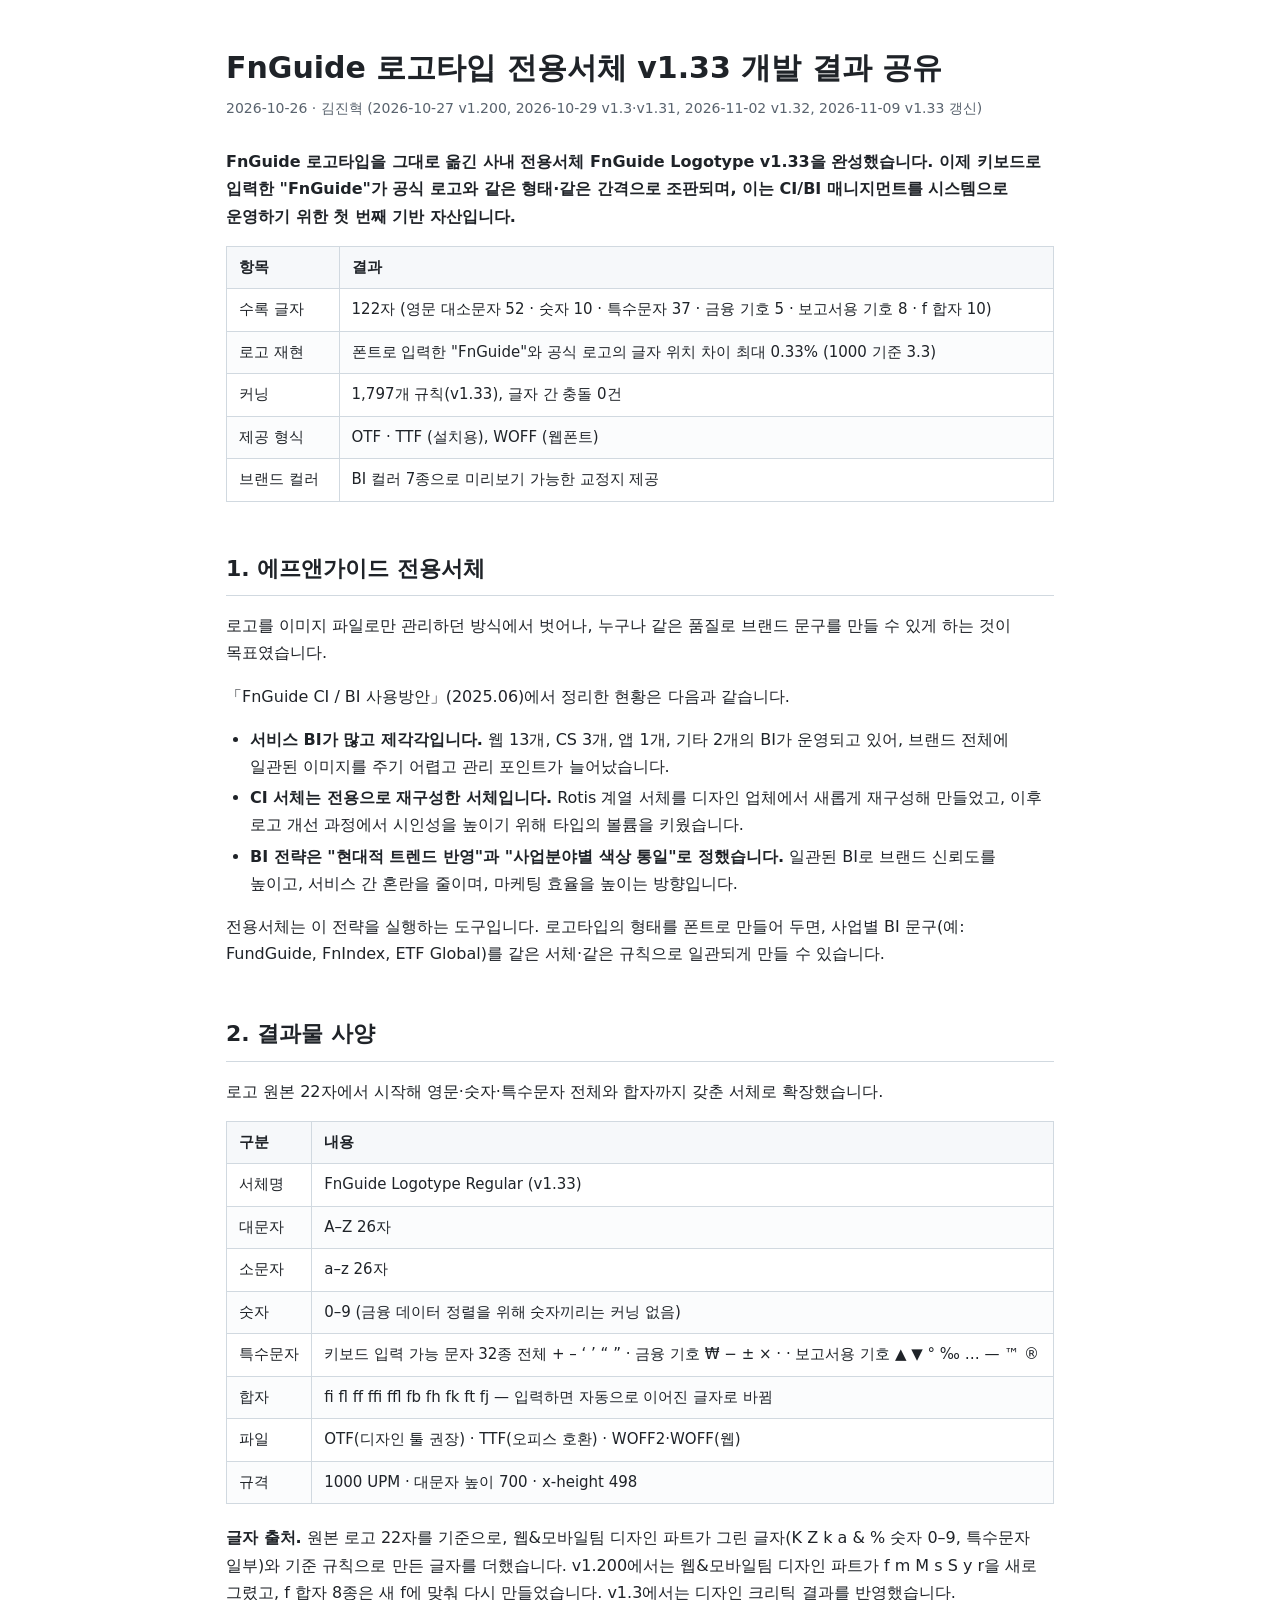
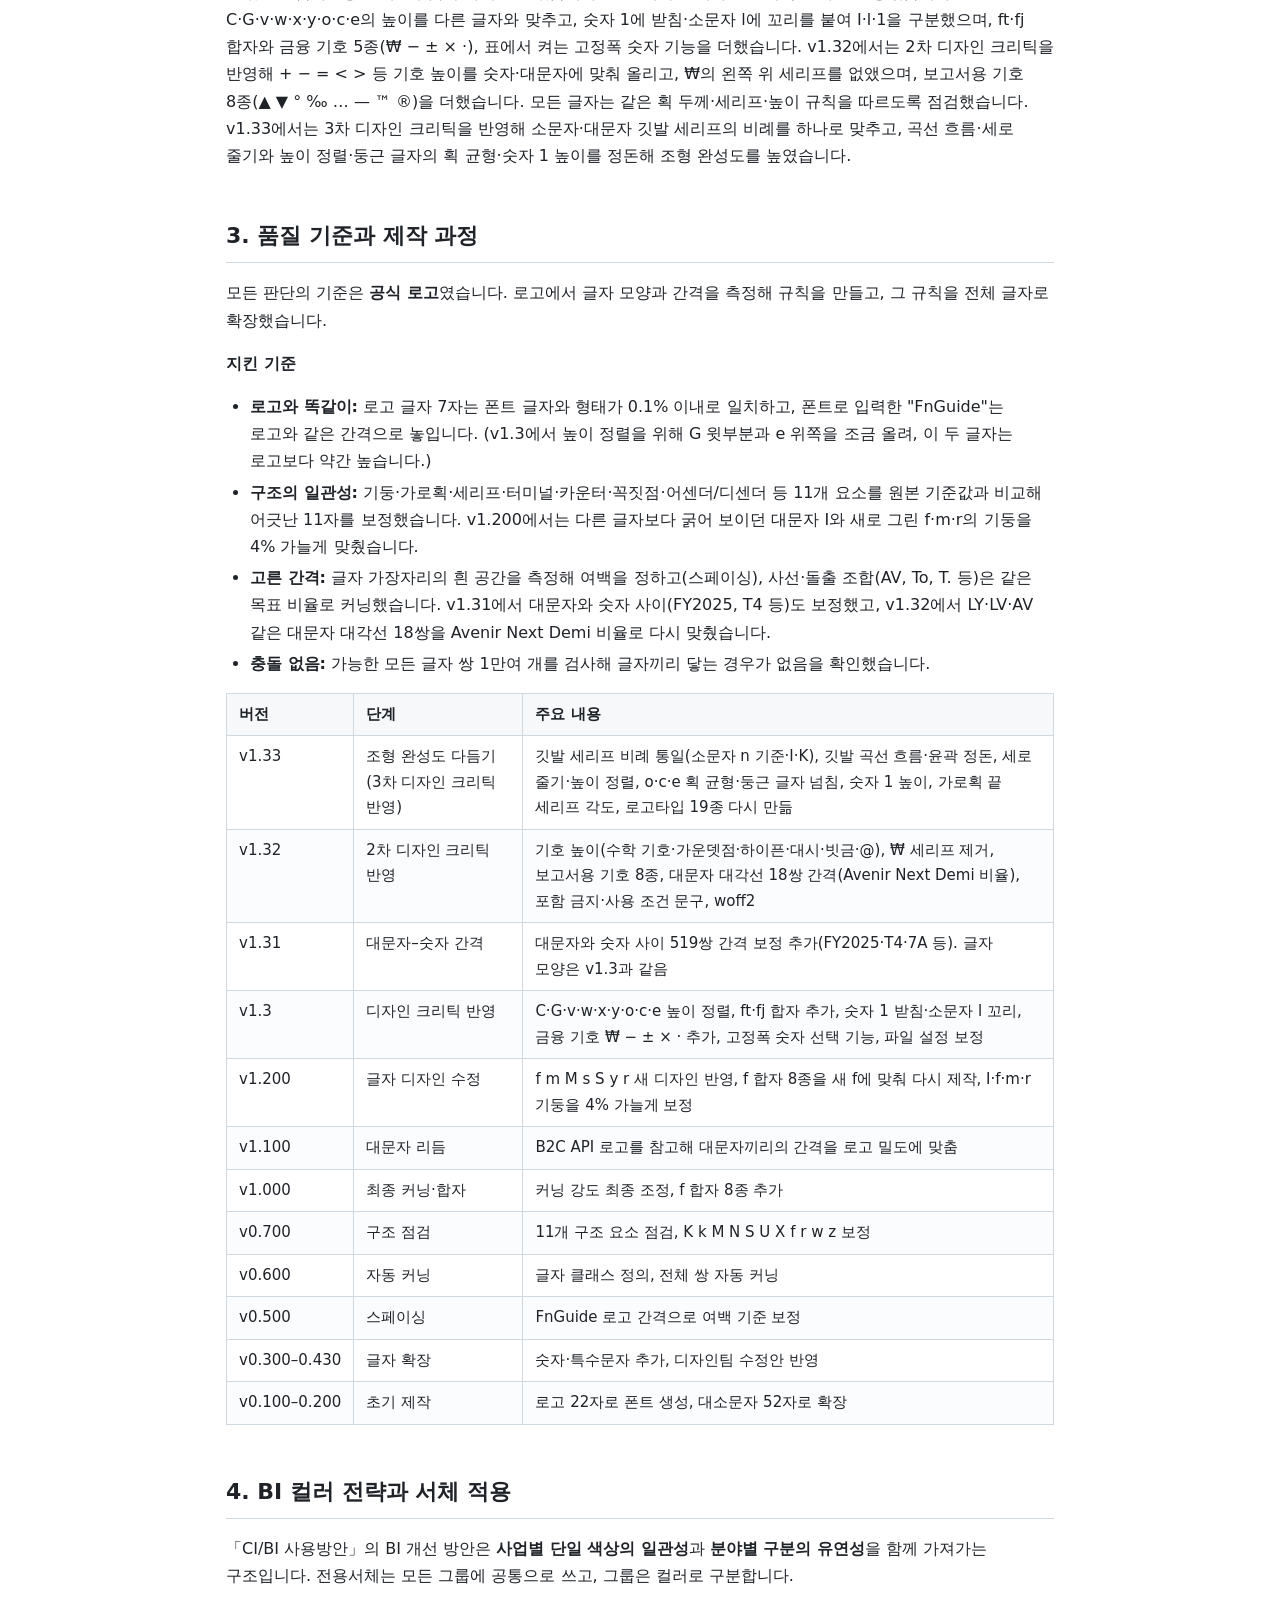
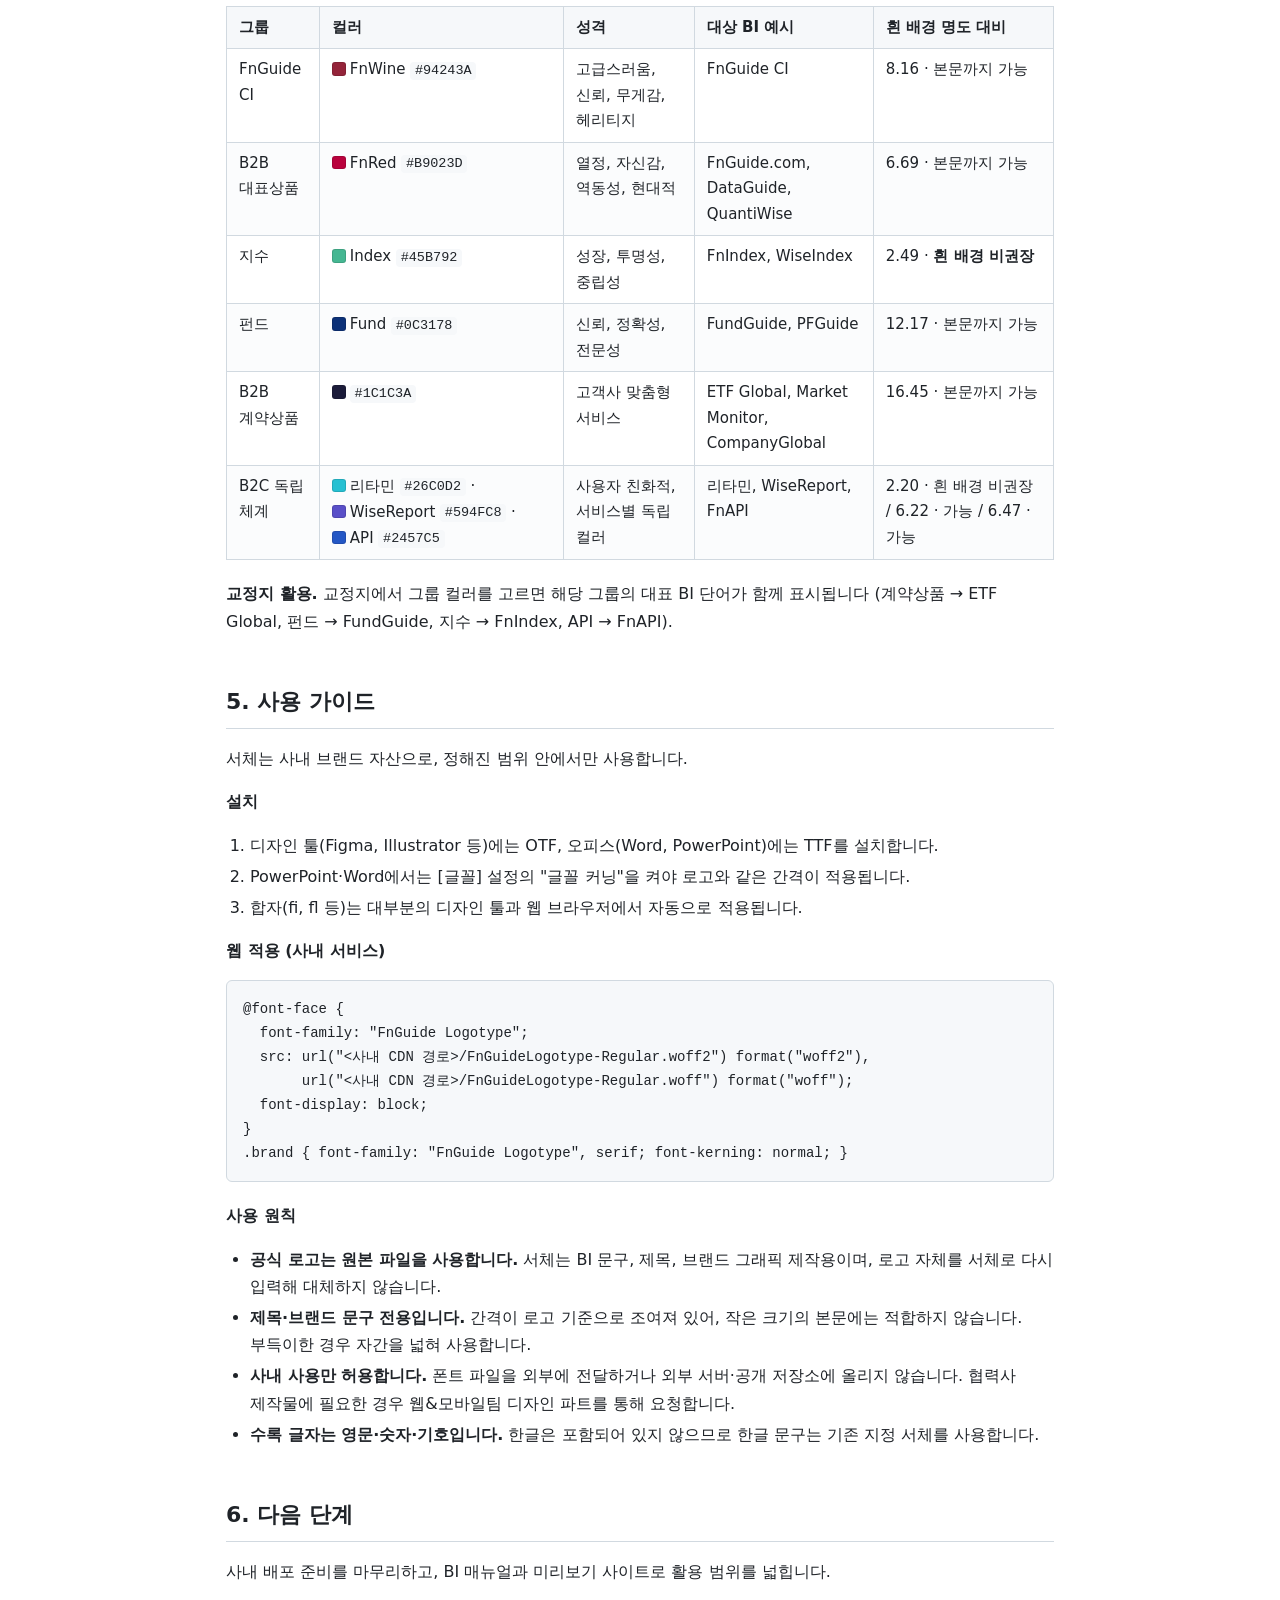
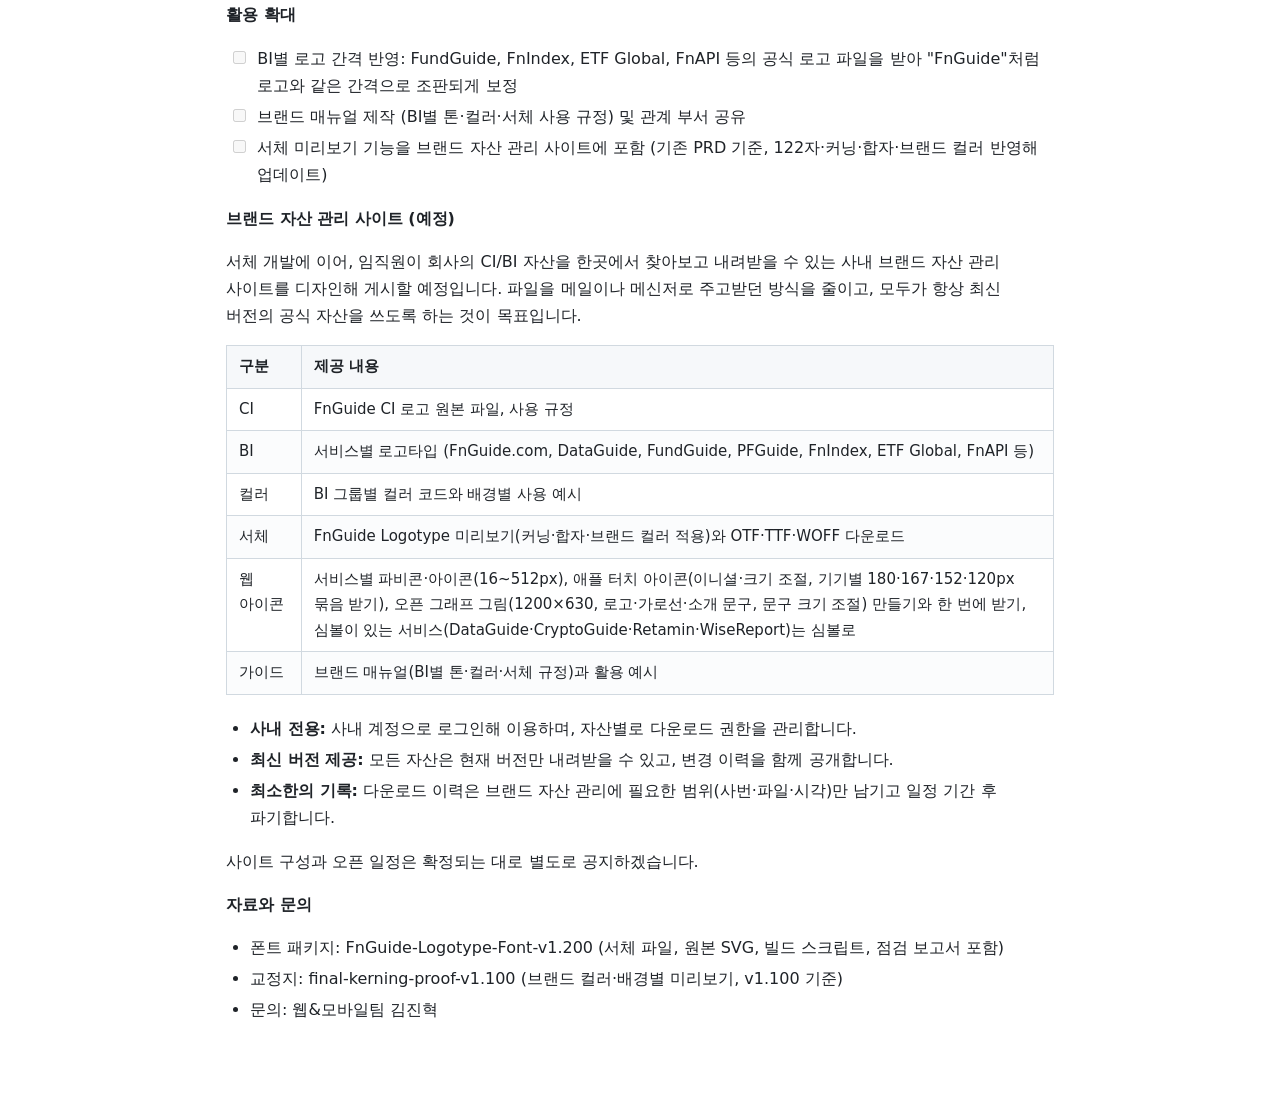
<file: out/FnGuide-Logotype-share.html>
<!doctype html>
<html lang="ko">
<head>
<meta charset="utf-8">
<meta name="viewport" content="width=device-width, initial-scale=1">
<title>FnGuide 로고타입 전용서체 v1.33 개발 결과 공유</title>
<style>
  :root {
    --bg: #ffffff;
    --text: #1f2328;
    --muted: #59636e;
    --line: #d1d9e0;
    --soft: #f6f8fa;
    --accent: #94243A;
  }
  * { box-sizing: border-box; }
  html { color-scheme: light; }
  body {
    margin: 0;
    background: var(--bg);
    color: var(--text);
    font-family: "Pretendard", "Malgun Gothic", "Apple SD Gothic Neo", system-ui, sans-serif;
    font-size: 16px;
    line-height: 1.7;
    word-break: keep-all;
  }
  main { max-width: 860px; margin: 0 auto; padding: 48px 16px 80px; }
  h1 { font-size: 30px; line-height: 1.35; margin: 0 0 8px; }
  .meta { color: var(--muted); font-size: 14px; margin: 0 0 28px; }
  h2 {
    font-size: 22px; margin: 48px 0 16px; padding-bottom: 8px;
    border-bottom: 1px solid var(--line);
  }
  p { margin: 0 0 16px; }
  strong { font-weight: 700; }
  ul, ol { margin: 0 0 16px; padding-left: 1.5em; }
  li { margin: 4px 0; }
  ul.task { list-style: none; padding-left: 0.2em; }
  ul.task li { display: flex; gap: 8px; align-items: flex-start; }
  ul.task input { margin-top: 0.45em; flex: none; }
  .table-wrap { overflow-x: auto; margin: 0 0 20px; }
  table { border-collapse: collapse; width: 100%; font-size: 15px; }
  th, td { border: 1px solid var(--line); padding: 8px 12px; text-align: left; vertical-align: top; }
  th { background: var(--soft); font-weight: 700; white-space: nowrap; }
  tr:nth-child(even) td { background: #fbfcfd; }
  code {
    font-family: Consolas, "D2Coding", ui-monospace, monospace;
    font-size: 0.9em; background: var(--soft); padding: 0.1em 0.35em; border-radius: 4px;
  }
  pre {
    background: var(--soft); border: 1px solid var(--line); border-radius: 6px;
    padding: 16px; overflow-x: auto; margin: 0 0 20px; line-height: 1.5;
  }
  pre code { background: none; padding: 0; font-size: 14px; }
  .swatch {
    display: inline-block; width: 0.9em; height: 0.9em; border-radius: 3px;
    vertical-align: -0.1em; margin-right: 4px; border: 1px solid rgba(0,0,0,0.12);
  }
  .nowrap { white-space: nowrap; }
</style>
</head>
<body>
<main>

<h1>FnGuide 로고타입 전용서체 v1.33 개발 결과 공유</h1>
<p class="meta">2026-10-26 · 김진혁 (2026-10-27 v1.200, 2026-10-29 v1.3·v1.31, 2026-11-02 v1.32, 2026-11-09 v1.33 갱신)</p>

<p><strong>FnGuide 로고타입을 그대로 옮긴 사내 전용서체 FnGuide Logotype v1.33을 완성했습니다. 이제 키보드로 입력한 "FnGuide"가 공식 로고와 같은 형태·같은 간격으로 조판되며, 이는 CI/BI 매니지먼트를 시스템으로 운영하기 위한 첫 번째 기반 자산입니다.</strong></p>

<div class="table-wrap"><table>
  <thead><tr><th>항목</th><th>결과</th></tr></thead>
  <tbody>
    <tr><td>수록 글자</td><td>122자 (영문 대소문자 52 · 숫자 10 · 특수문자 37 · 금융 기호 5 · 보고서용 기호 8 · f 합자 10)</td></tr>
    <tr><td>로고 재현</td><td>폰트로 입력한 "FnGuide"와 공식 로고의 글자 위치 차이 최대 0.33% (1000 기준 3.3)</td></tr>
    <tr><td>커닝</td><td>1,797개 규칙(v1.33), 글자 간 충돌 0건</td></tr>
    <tr><td>제공 형식</td><td>OTF · TTF (설치용), WOFF (웹폰트)</td></tr>
    <tr><td>브랜드 컬러</td><td>BI 컬러 7종으로 미리보기 가능한 교정지 제공</td></tr>
  </tbody>
</table></div>

<h2>1. 에프앤가이드 전용서체</h2>

<p>로고를 이미지 파일로만 관리하던 방식에서 벗어나, 누구나 같은 품질로 브랜드 문구를 만들 수 있게 하는 것이 목표였습니다.</p>

<p>「FnGuide CI / BI 사용방안」(2025.06)에서 정리한 현황은 다음과 같습니다.</p>

<ul>
  <li><strong>서비스 BI가 많고 제각각입니다.</strong> 웹 13개, CS 3개, 앱 1개, 기타 2개의 BI가 운영되고 있어, 브랜드 전체에 일관된 이미지를 주기 어렵고 관리 포인트가 늘어났습니다.</li>
  <li><strong>CI 서체는 전용으로 재구성한 서체입니다.</strong> Rotis 계열 서체를 디자인 업체에서 새롭게 재구성해 만들었고, 이후 로고 개선 과정에서 시인성을 높이기 위해 타입의 볼륨을 키웠습니다.</li>
  <li><strong>BI 전략은 "현대적 트렌드 반영"과 "사업분야별 색상 통일"로 정했습니다.</strong> 일관된 BI로 브랜드 신뢰도를 높이고, 서비스 간 혼란을 줄이며, 마케팅 효율을 높이는 방향입니다.</li>
</ul>

<p>전용서체는 이 전략을 실행하는 도구입니다. 로고타입의 형태를 폰트로 만들어 두면, 사업별 BI 문구(예: FundGuide, FnIndex, ETF Global)를 같은 서체·같은 규칙으로 일관되게 만들 수 있습니다.</p>

<h2>2. 결과물 사양</h2>

<p>로고 원본 22자에서 시작해 영문·숫자·특수문자 전체와 합자까지 갖춘 서체로 확장했습니다.</p>

<div class="table-wrap"><table>
  <thead><tr><th>구분</th><th>내용</th></tr></thead>
  <tbody>
    <tr><td>서체명</td><td>FnGuide Logotype Regular (v1.33)</td></tr>
    <tr><td>대문자</td><td>A–Z 26자</td></tr>
    <tr><td>소문자</td><td>a–z 26자</td></tr>
    <tr><td>숫자</td><td>0–9 (금융 데이터 정렬을 위해 숫자끼리는 커닝 없음)</td></tr>
    <tr><td>특수문자</td><td>키보드 입력 가능 문자 32종 전체 + – ‘ ’ “ ” · 금융 기호 ₩ − ± × · · 보고서용 기호 ▲ ▼ ° ‰ … — ™ ®</td></tr>
    <tr><td>합자</td><td>fi fl ff ffi ffl fb fh fk ft fj — 입력하면 자동으로 이어진 글자로 바뀜</td></tr>
    <tr><td>파일</td><td>OTF(디자인 툴 권장) · TTF(오피스 호환) · WOFF2·WOFF(웹)</td></tr>
    <tr><td>규격</td><td>1000 UPM · 대문자 높이 700 · x-height 498</td></tr>
  </tbody>
</table></div>

<p><strong>글자 출처.</strong> 원본 로고 22자를 기준으로, 웹&amp;모바일팀 디자인 파트가 그린 글자(K Z k a &amp; % 숫자 0–9, 특수문자 일부)와 기준 규칙으로 만든 글자를 더했습니다. v1.200에서는 웹&amp;모바일팀 디자인 파트가 f m M s S y r을 새로 그렸고, f 합자 8종은 새 f에 맞춰 다시 만들었습니다. v1.3에서는 디자인 크리틱 결과를 반영했습니다. C·G·v·w·x·y·o·c·e의 높이를 다른 글자와 맞추고, 숫자 1에 받침·소문자 l에 꼬리를 붙여 I·l·1을 구분했으며, ft·fj 합자와 금융 기호 5종(₩ − ± × ·), 표에서 켜는 고정폭 숫자 기능을 더했습니다. v1.32에서는 2차 디자인 크리틱을 반영해 + − = &lt; &gt; 등 기호 높이를 숫자·대문자에 맞춰 올리고, ₩의 왼쪽 위 세리프를 없앴으며, 보고서용 기호 8종(▲ ▼ ° ‰ … — ™ ®)을 더했습니다. 모든 글자는 같은 획 두께·세리프·높이 규칙을 따르도록 점검했습니다. v1.33에서는 3차 디자인 크리틱을 반영해 소문자·대문자 깃발 세리프의 비례를 하나로 맞추고, 곡선 흐름·세로 줄기와 높이 정렬·둥근 글자의 획 균형·숫자 1 높이를 정돈해 조형 완성도를 높였습니다.</p>

<h2>3. 품질 기준과 제작 과정</h2>

<p>모든 판단의 기준은 <strong>공식 로고</strong>였습니다. 로고에서 글자 모양과 간격을 측정해 규칙을 만들고, 그 규칙을 전체 글자로 확장했습니다.</p>

<p><strong>지킨 기준</strong></p>

<ul>
  <li><strong>로고와 똑같이:</strong> 로고 글자 7자는 폰트 글자와 형태가 0.1% 이내로 일치하고, 폰트로 입력한 "FnGuide"는 로고와 같은 간격으로 놓입니다. (v1.3에서 높이 정렬을 위해 G 윗부분과 e 위쪽을 조금 올려, 이 두 글자는 로고보다 약간 높습니다.)</li>
  <li><strong>구조의 일관성:</strong> 기둥·가로획·세리프·터미널·카운터·꼭짓점·어센더/디센더 등 11개 요소를 원본 기준값과 비교해 어긋난 11자를 보정했습니다. v1.200에서는 다른 글자보다 굵어 보이던 대문자 I와 새로 그린 f·m·r의 기둥을 4% 가늘게 맞췄습니다.</li>
  <li><strong>고른 간격:</strong> 글자 가장자리의 흰 공간을 측정해 여백을 정하고(스페이싱), 사선·돌출 조합(AV, To, T. 등)은 같은 목표 비율로 커닝했습니다. v1.31에서 대문자와 숫자 사이(FY2025, T4 등)도 보정했고, v1.32에서 LY·LV·AV 같은 대문자 대각선 18쌍을 Avenir Next Demi 비율로 다시 맞췄습니다.</li>
  <li><strong>충돌 없음:</strong> 가능한 모든 글자 쌍 1만여 개를 검사해 글자끼리 닿는 경우가 없음을 확인했습니다.</li>
</ul>

<div class="table-wrap"><table>
  <thead><tr><th>버전</th><th>단계</th><th>주요 내용</th></tr></thead>
  <tbody>
    <tr><td class="nowrap">v1.33</td><td>조형 완성도 다듬기 (3차 디자인 크리틱 반영)</td><td>깃발 세리프 비례 통일(소문자 n 기준·I·K), 깃발 곡선 흐름·윤곽 정돈, 세로 줄기·높이 정렬, o·c·e 획 균형·둥근 글자 넘침, 숫자 1 높이, 가로획 끝 세리프 각도, 로고타입 19종 다시 만듦</td></tr>
    <tr><td class="nowrap">v1.32</td><td>2차 디자인 크리틱 반영</td><td>기호 높이(수학 기호·가운뎃점·하이픈·대시·빗금·@), ₩ 세리프 제거, 보고서용 기호 8종, 대문자 대각선 18쌍 간격(Avenir Next Demi 비율), 포함 금지·사용 조건 문구, woff2</td></tr>
    <tr><td class="nowrap">v1.31</td><td>대문자–숫자 간격</td><td>대문자와 숫자 사이 519쌍 간격 보정 추가(FY2025·T4·7A 등). 글자 모양은 v1.3과 같음</td></tr>
    <tr><td class="nowrap">v1.3</td><td>디자인 크리틱 반영</td><td>C·G·v·w·x·y·o·c·e 높이 정렬, ft·fj 합자 추가, 숫자 1 받침·소문자 l 꼬리, 금융 기호 ₩ − ± × · 추가, 고정폭 숫자 선택 기능, 파일 설정 보정</td></tr>
    <tr><td class="nowrap">v1.200</td><td>글자 디자인 수정</td><td>f m M s S y r 새 디자인 반영, f 합자 8종을 새 f에 맞춰 다시 제작, I·f·m·r 기둥을 4% 가늘게 보정</td></tr>
    <tr><td class="nowrap">v1.100</td><td>대문자 리듬</td><td>B2C API 로고를 참고해 대문자끼리의 간격을 로고 밀도에 맞춤</td></tr>
    <tr><td class="nowrap">v1.000</td><td>최종 커닝·합자</td><td>커닝 강도 최종 조정, f 합자 8종 추가</td></tr>
    <tr><td class="nowrap">v0.700</td><td>구조 점검</td><td>11개 구조 요소 점검, K k M N S U X f r w z 보정</td></tr>
    <tr><td class="nowrap">v0.600</td><td>자동 커닝</td><td>글자 클래스 정의, 전체 쌍 자동 커닝</td></tr>
    <tr><td class="nowrap">v0.500</td><td>스페이싱</td><td>FnGuide 로고 간격으로 여백 기준 보정</td></tr>
    <tr><td class="nowrap">v0.300–0.430</td><td>글자 확장</td><td>숫자·특수문자 추가, 디자인팀 수정안 반영</td></tr>
    <tr><td class="nowrap">v0.100–0.200</td><td>초기 제작</td><td>로고 22자로 폰트 생성, 대소문자 52자로 확장</td></tr>
  </tbody>
</table></div>

<h2>4. BI 컬러 전략과 서체 적용</h2>

<p>「CI/BI 사용방안」의 BI 개선 방안은 <strong>사업별 단일 색상의 일관성</strong>과 <strong>분야별 구분의 유연성</strong>을 함께 가져가는 구조입니다. 전용서체는 모든 그룹에 공통으로 쓰고, 그룹은 컬러로 구분합니다.</p>

<div class="table-wrap"><table>
  <thead><tr><th>그룹</th><th>컬러</th><th>성격</th><th>대상 BI 예시</th><th>흰 배경 명도 대비</th></tr></thead>
  <tbody>
    <tr><td>FnGuide CI</td><td class="nowrap"><span class="swatch" style="background:#94243A"></span>FnWine <code>#94243A</code></td><td>고급스러움, 신뢰, 무게감, 헤리티지</td><td>FnGuide CI</td><td>8.16 · 본문까지 가능</td></tr>
    <tr><td>B2B 대표상품</td><td class="nowrap"><span class="swatch" style="background:#B9023D"></span>FnRed <code>#B9023D</code></td><td>열정, 자신감, 역동성, 현대적</td><td>FnGuide.com, DataGuide, QuantiWise</td><td>6.69 · 본문까지 가능</td></tr>
    <tr><td>지수</td><td class="nowrap"><span class="swatch" style="background:#45B792"></span>Index <code>#45B792</code></td><td>성장, 투명성, 중립성</td><td>FnIndex, WiseIndex</td><td>2.49 · <strong>흰 배경 비권장</strong></td></tr>
    <tr><td>펀드</td><td class="nowrap"><span class="swatch" style="background:#0C3178"></span>Fund <code>#0C3178</code></td><td>신뢰, 정확성, 전문성</td><td>FundGuide, PFGuide</td><td>12.17 · 본문까지 가능</td></tr>
    <tr><td>B2B 계약상품</td><td class="nowrap"><span class="swatch" style="background:#1C1C3A"></span><code>#1C1C3A</code></td><td>고객사 맞춤형 서비스</td><td>ETF Global, Market Monitor, CompanyGlobal</td><td>16.45 · 본문까지 가능</td></tr>
    <tr><td>B2C 독립 체계</td><td><span class="nowrap"><span class="swatch" style="background:#26C0D2"></span>리타민 <code>#26C0D2</code></span> · <span class="nowrap"><span class="swatch" style="background:#594FC8"></span>WiseReport <code>#594FC8</code></span> · <span class="nowrap"><span class="swatch" style="background:#2457C5"></span>API <code>#2457C5</code></span></td><td>사용자 친화적, 서비스별 독립 컬러</td><td>리타민, WiseReport, FnAPI</td><td>2.20 · 흰 배경 비권장 / 6.22 · 가능 / 6.47 · 가능</td></tr>
  </tbody>
</table></div>

<p><strong>교정지 활용.</strong> 교정지에서 그룹 컬러를 고르면 해당 그룹의 대표 BI 단어가 함께 표시됩니다 (계약상품 → ETF Global, 펀드 → FundGuide, 지수 → FnIndex, API → FnAPI).</p>

<h2>5. 사용 가이드</h2>

<p>서체는 사내 브랜드 자산으로, 정해진 범위 안에서만 사용합니다.</p>

<p><strong>설치</strong></p>

<ol>
  <li>디자인 툴(Figma, Illustrator 등)에는 OTF, 오피스(Word, PowerPoint)에는 TTF를 설치합니다.</li>
  <li>PowerPoint·Word에서는 [글꼴] 설정의 "글꼴 커닝"을 켜야 로고와 같은 간격이 적용됩니다.</li>
  <li>합자(fi, fl 등)는 대부분의 디자인 툴과 웹 브라우저에서 자동으로 적용됩니다.</li>
</ol>

<p><strong>웹 적용 (사내 서비스)</strong></p>

<pre><code>@font-face {
  font-family: "FnGuide Logotype";
  src: url("&lt;사내 CDN 경로&gt;/FnGuideLogotype-Regular.woff2") format("woff2"),
       url("&lt;사내 CDN 경로&gt;/FnGuideLogotype-Regular.woff") format("woff");
  font-display: block;
}
.brand { font-family: "FnGuide Logotype", serif; font-kerning: normal; }</code></pre>

<p><strong>사용 원칙</strong></p>

<ul>
  <li><strong>공식 로고는 원본 파일을 사용합니다.</strong> 서체는 BI 문구, 제목, 브랜드 그래픽 제작용이며, 로고 자체를 서체로 다시 입력해 대체하지 않습니다.</li>
  <li><strong>제목·브랜드 문구 전용입니다.</strong> 간격이 로고 기준으로 조여져 있어, 작은 크기의 본문에는 적합하지 않습니다. 부득이한 경우 자간을 넓혀 사용합니다.</li>
  <li><strong>사내 사용만 허용합니다.</strong> 폰트 파일을 외부에 전달하거나 외부 서버·공개 저장소에 올리지 않습니다. 협력사 제작물에 필요한 경우 웹&amp;모바일팀 디자인 파트를 통해 요청합니다.</li>
  <li><strong>수록 글자는 영문·숫자·기호입니다.</strong> 한글은 포함되어 있지 않으므로 한글 문구는 기존 지정 서체를 사용합니다.</li>
</ul>

<h2>6. 다음 단계</h2>

<p>사내 배포 준비를 마무리하고, BI 매뉴얼과 미리보기 사이트로 활용 범위를 넓힙니다.</p>

<p><strong>활용 확대</strong></p>

<ul class="task">
  <li><input type="checkbox" disabled><span>BI별 로고 간격 반영: FundGuide, FnIndex, ETF Global, FnAPI 등의 공식 로고 파일을 받아 "FnGuide"처럼 로고와 같은 간격으로 조판되게 보정</span></li>
  <li><input type="checkbox" disabled><span>브랜드 매뉴얼 제작 (BI별 톤·컬러·서체 사용 규정) 및 관계 부서 공유</span></li>
  <li><input type="checkbox" disabled><span>서체 미리보기 기능을 브랜드 자산 관리 사이트에 포함 (기존 PRD 기준, 122자·커닝·합자·브랜드 컬러 반영해 업데이트)</span></li>
</ul>

<p><strong>브랜드 자산 관리 사이트 (예정)</strong></p>

<p>서체 개발에 이어, 임직원이 회사의 CI/BI 자산을 한곳에서 찾아보고 내려받을 수 있는 사내 브랜드 자산 관리 사이트를 디자인해 게시할 예정입니다. 파일을 메일이나 메신저로 주고받던 방식을 줄이고, 모두가 항상 최신 버전의 공식 자산을 쓰도록 하는 것이 목표입니다.</p>

<div class="table-wrap"><table>
  <thead><tr><th>구분</th><th>제공 내용</th></tr></thead>
  <tbody>
    <tr><td>CI</td><td>FnGuide CI 로고 원본 파일, 사용 규정</td></tr>
    <tr><td>BI</td><td>서비스별 로고타입 (FnGuide.com, DataGuide, FundGuide, PFGuide, FnIndex, ETF Global, FnAPI 등)</td></tr>
    <tr><td>컬러</td><td>BI 그룹별 컬러 코드와 배경별 사용 예시</td></tr>
    <tr><td>서체</td><td>FnGuide Logotype 미리보기(커닝·합자·브랜드 컬러 적용)와 OTF·TTF·WOFF 다운로드</td></tr>
    <tr><td>웹 아이콘</td><td>서비스별 파비콘·아이콘(16~512px), 애플 터치 아이콘(이니셜·크기 조절, 기기별 180·167·152·120px 묶음 받기), 오픈 그래프 그림(1200×630, 로고·가로선·소개 문구, 문구 크기 조절) 만들기와 한 번에 받기, 심볼이 있는 서비스(DataGuide·CryptoGuide·Retamin·WiseReport)는 심볼로</td></tr>
    <tr><td>가이드</td><td>브랜드 매뉴얼(BI별 톤·컬러·서체 규정)과 활용 예시</td></tr>
  </tbody>
</table></div>

<ul>
  <li><strong>사내 전용:</strong> 사내 계정으로 로그인해 이용하며, 자산별로 다운로드 권한을 관리합니다.</li>
  <li><strong>최신 버전 제공:</strong> 모든 자산은 현재 버전만 내려받을 수 있고, 변경 이력을 함께 공개합니다.</li>
  <li><strong>최소한의 기록:</strong> 다운로드 이력은 브랜드 자산 관리에 필요한 범위(사번·파일·시각)만 남기고 일정 기간 후 파기합니다.</li>
</ul>

<p>사이트 구성과 오픈 일정은 확정되는 대로 별도로 공지하겠습니다.</p>

<p><strong>자료와 문의</strong></p>

<ul>
  <li>폰트 패키지: FnGuide-Logotype-Font-v1.200 (서체 파일, 원본 SVG, 빌드 스크립트, 점검 보고서 포함)</li>
  <li>교정지: final-kerning-proof-v1.100 (브랜드 컬러·배경별 미리보기, v1.100 기준)</li>
  <li>문의: 웹&amp;모바일팀 김진혁</li>
</ul>

</main>
</body>
</html>
</file>
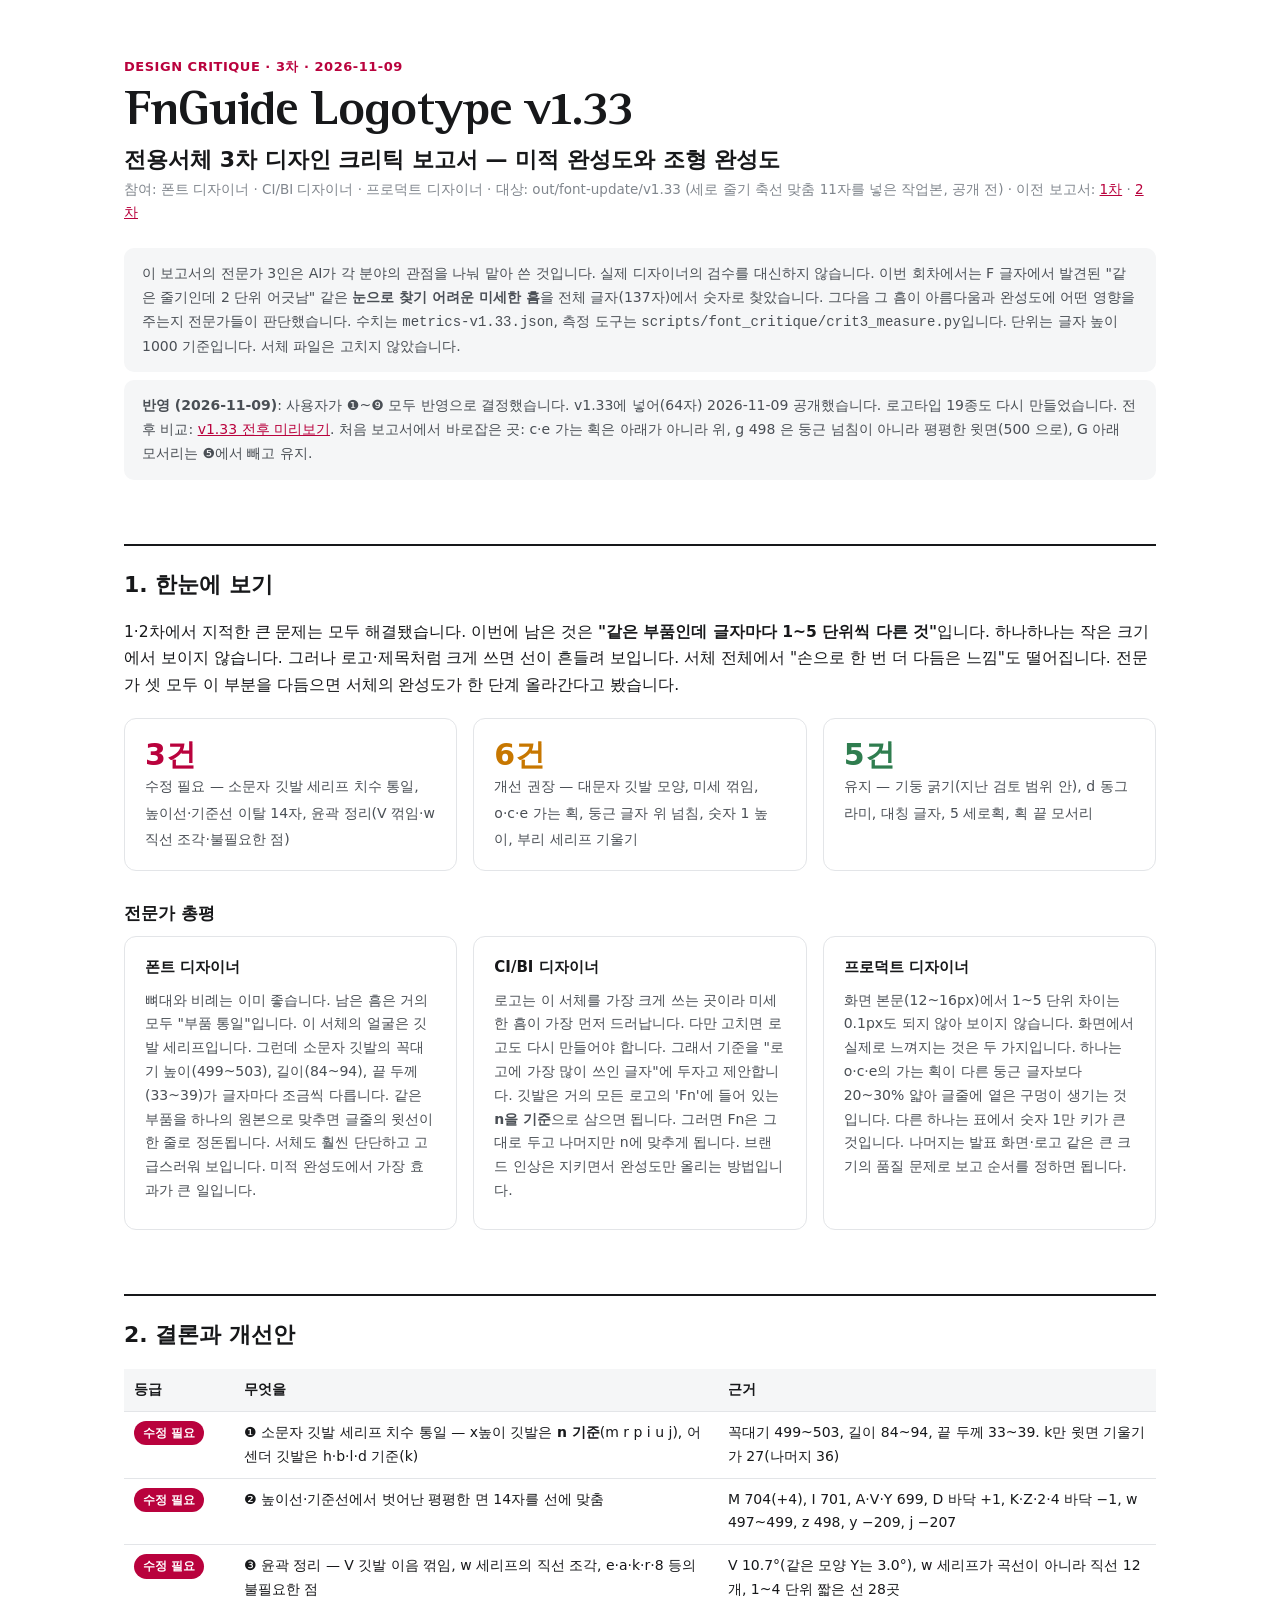
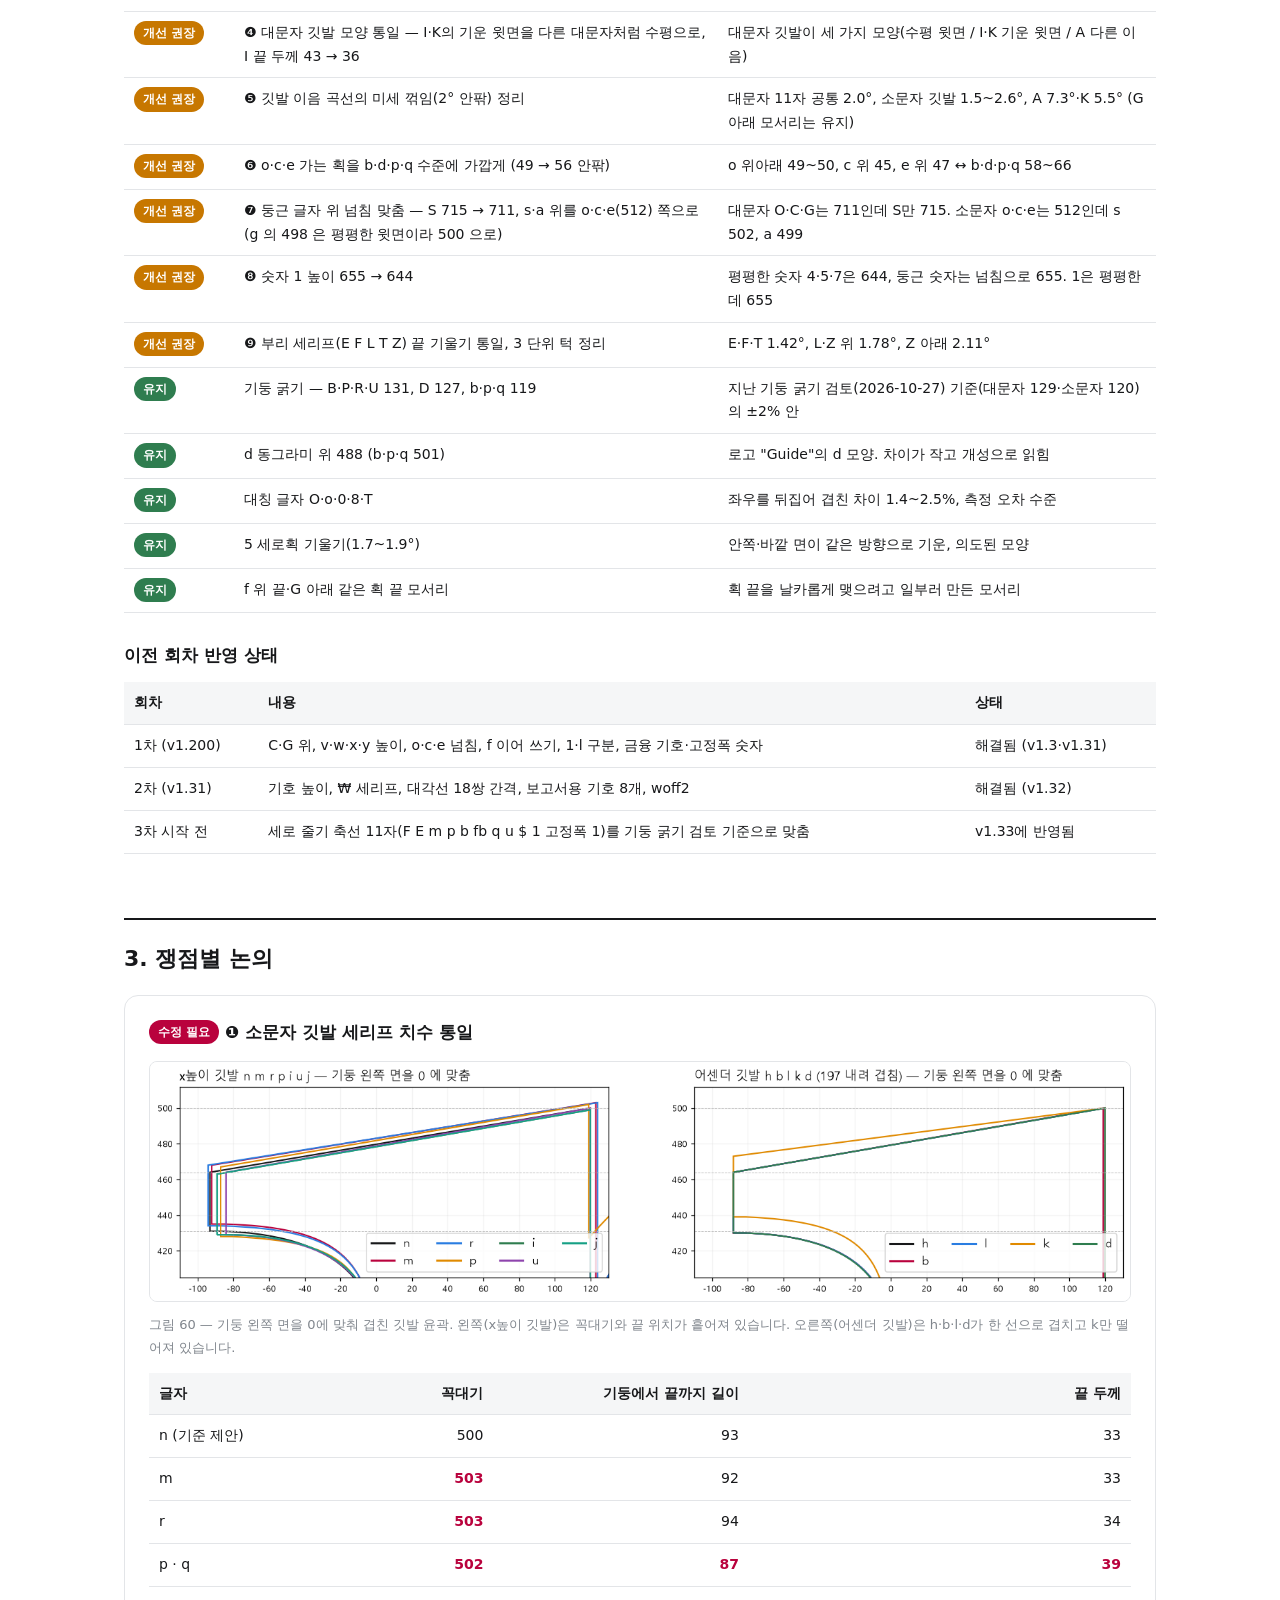
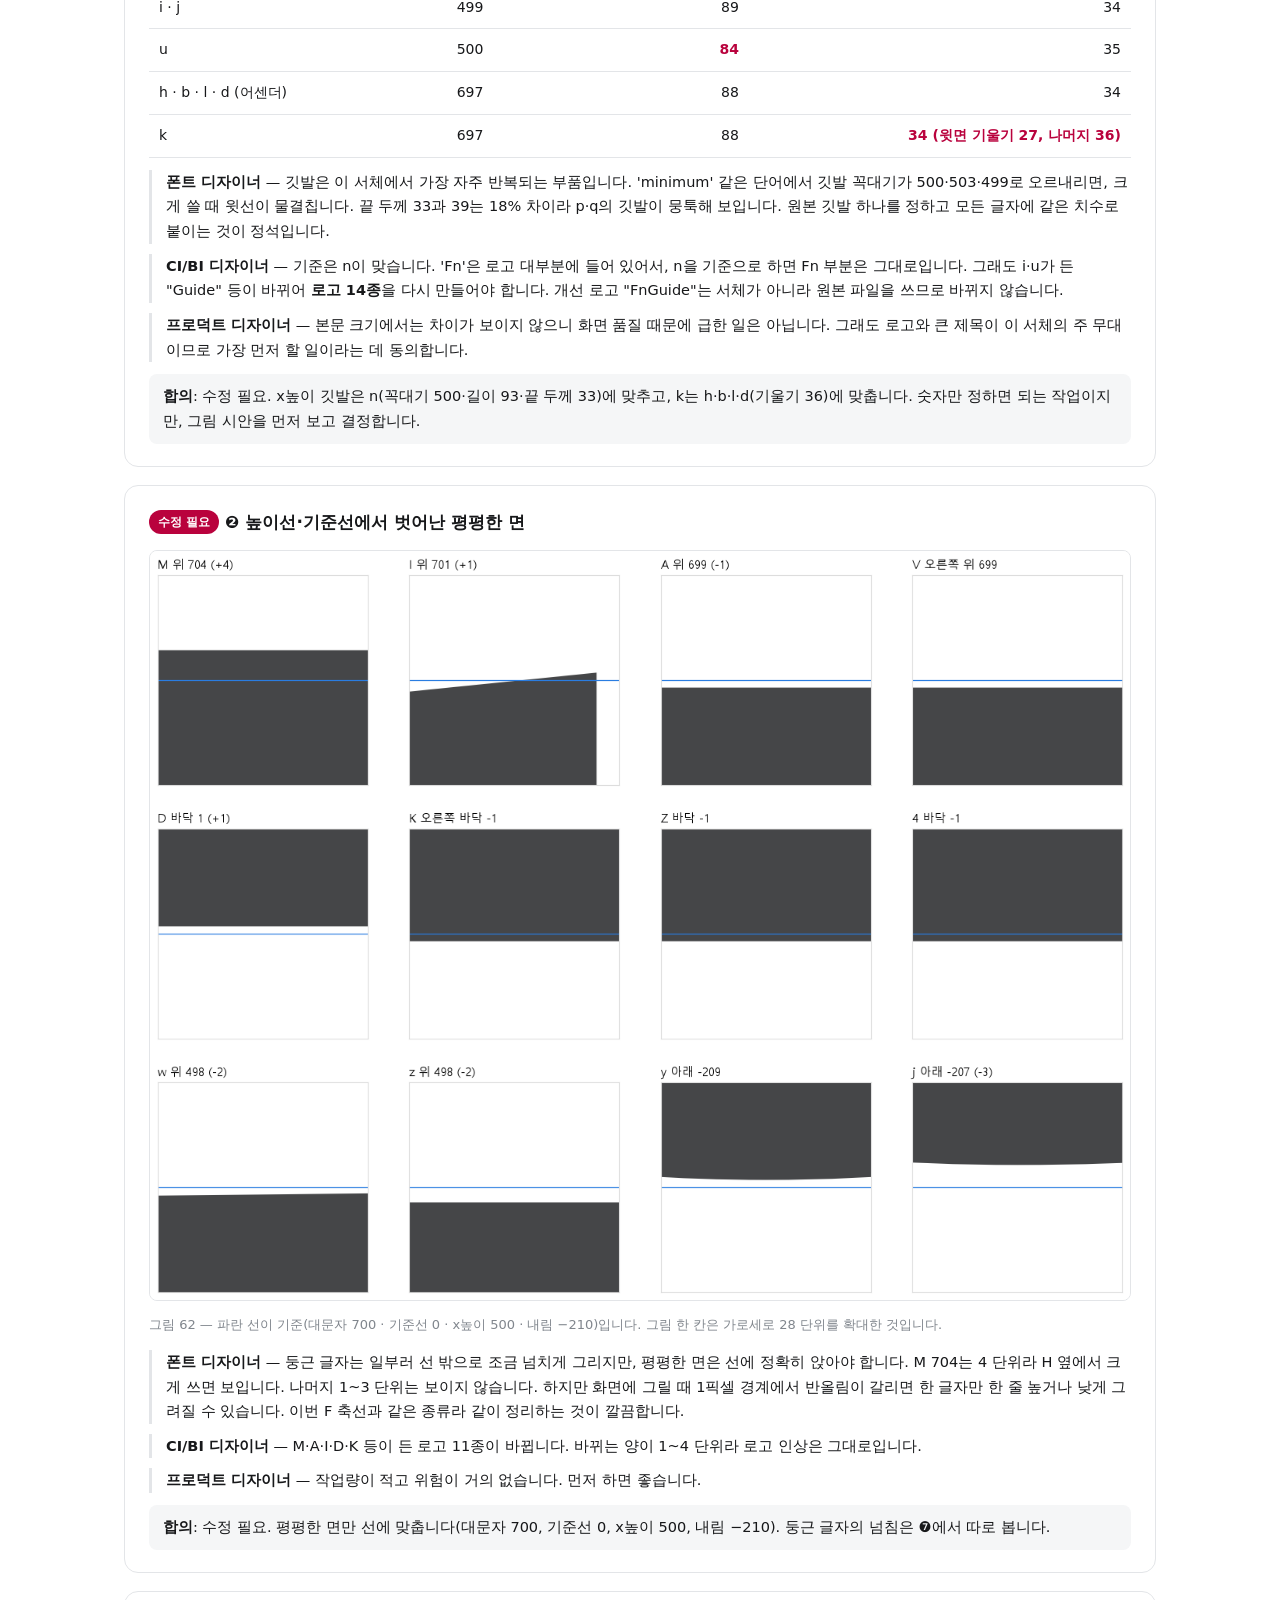
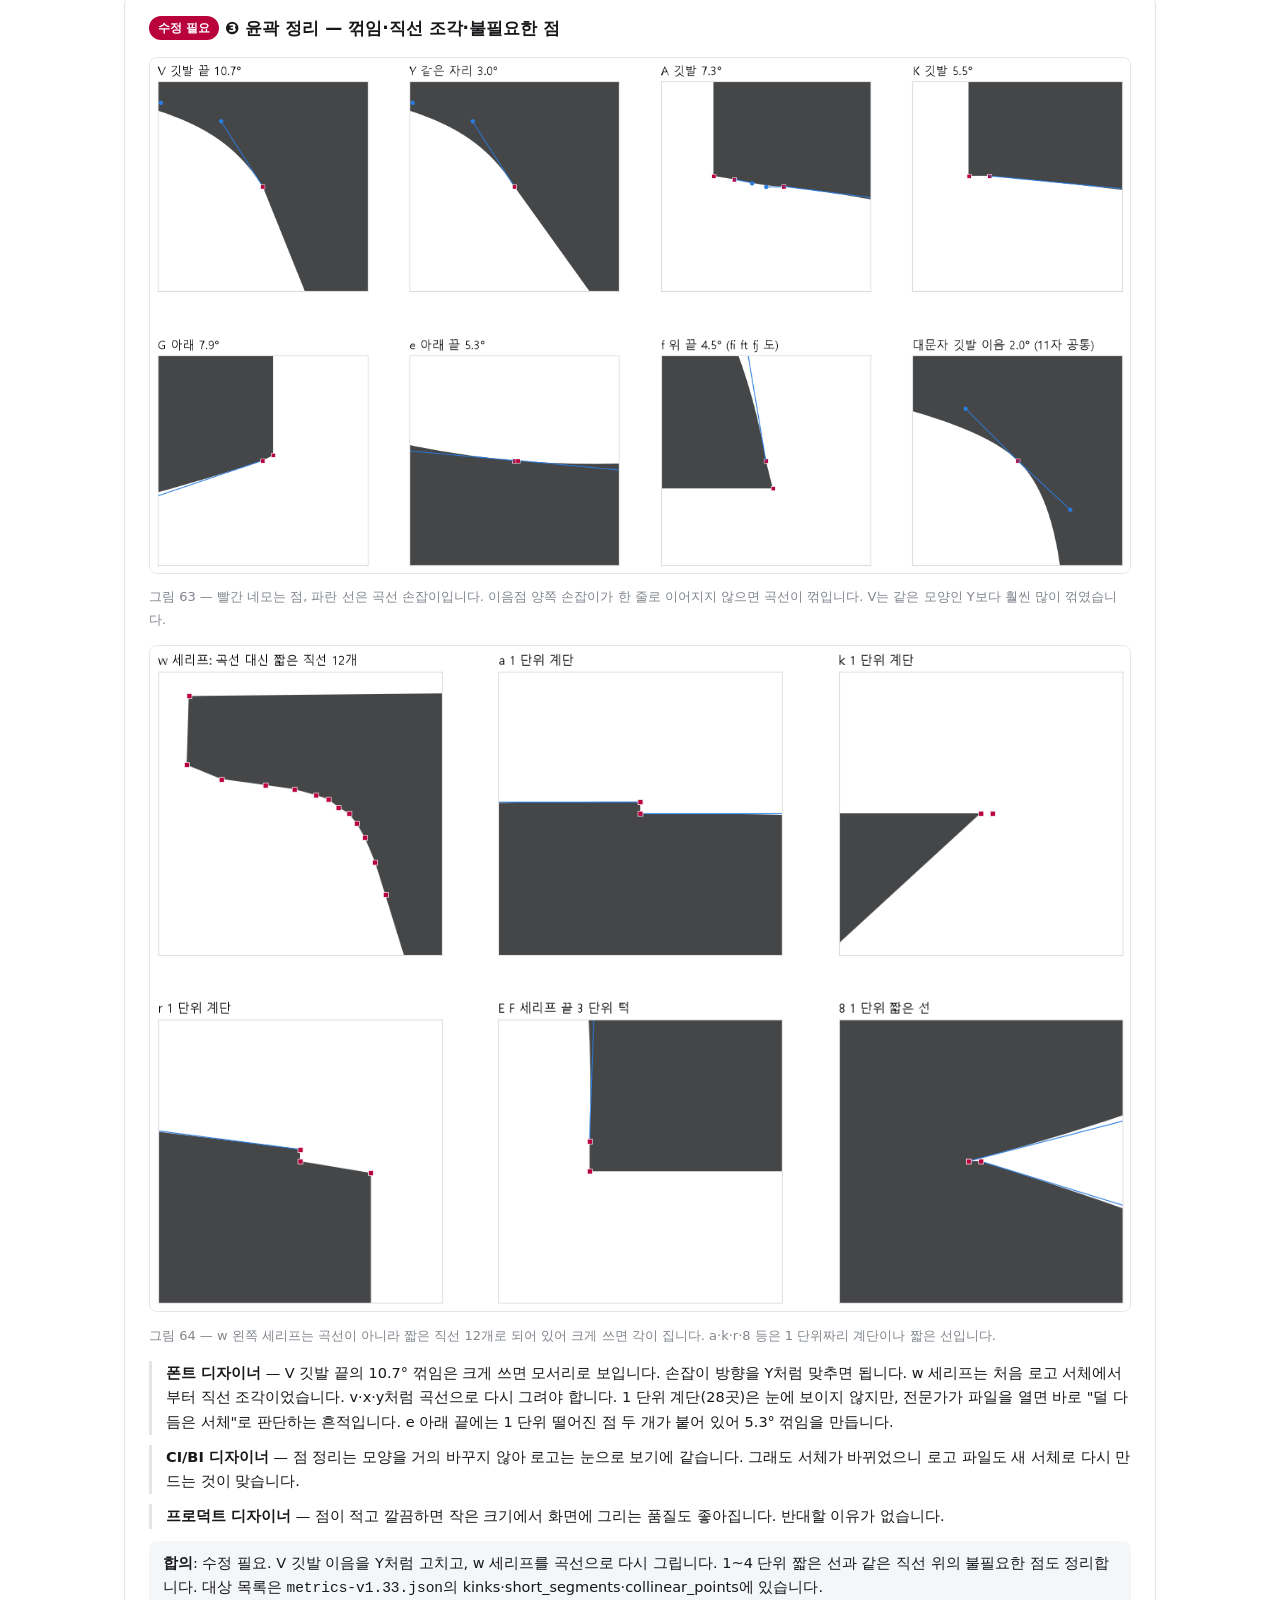
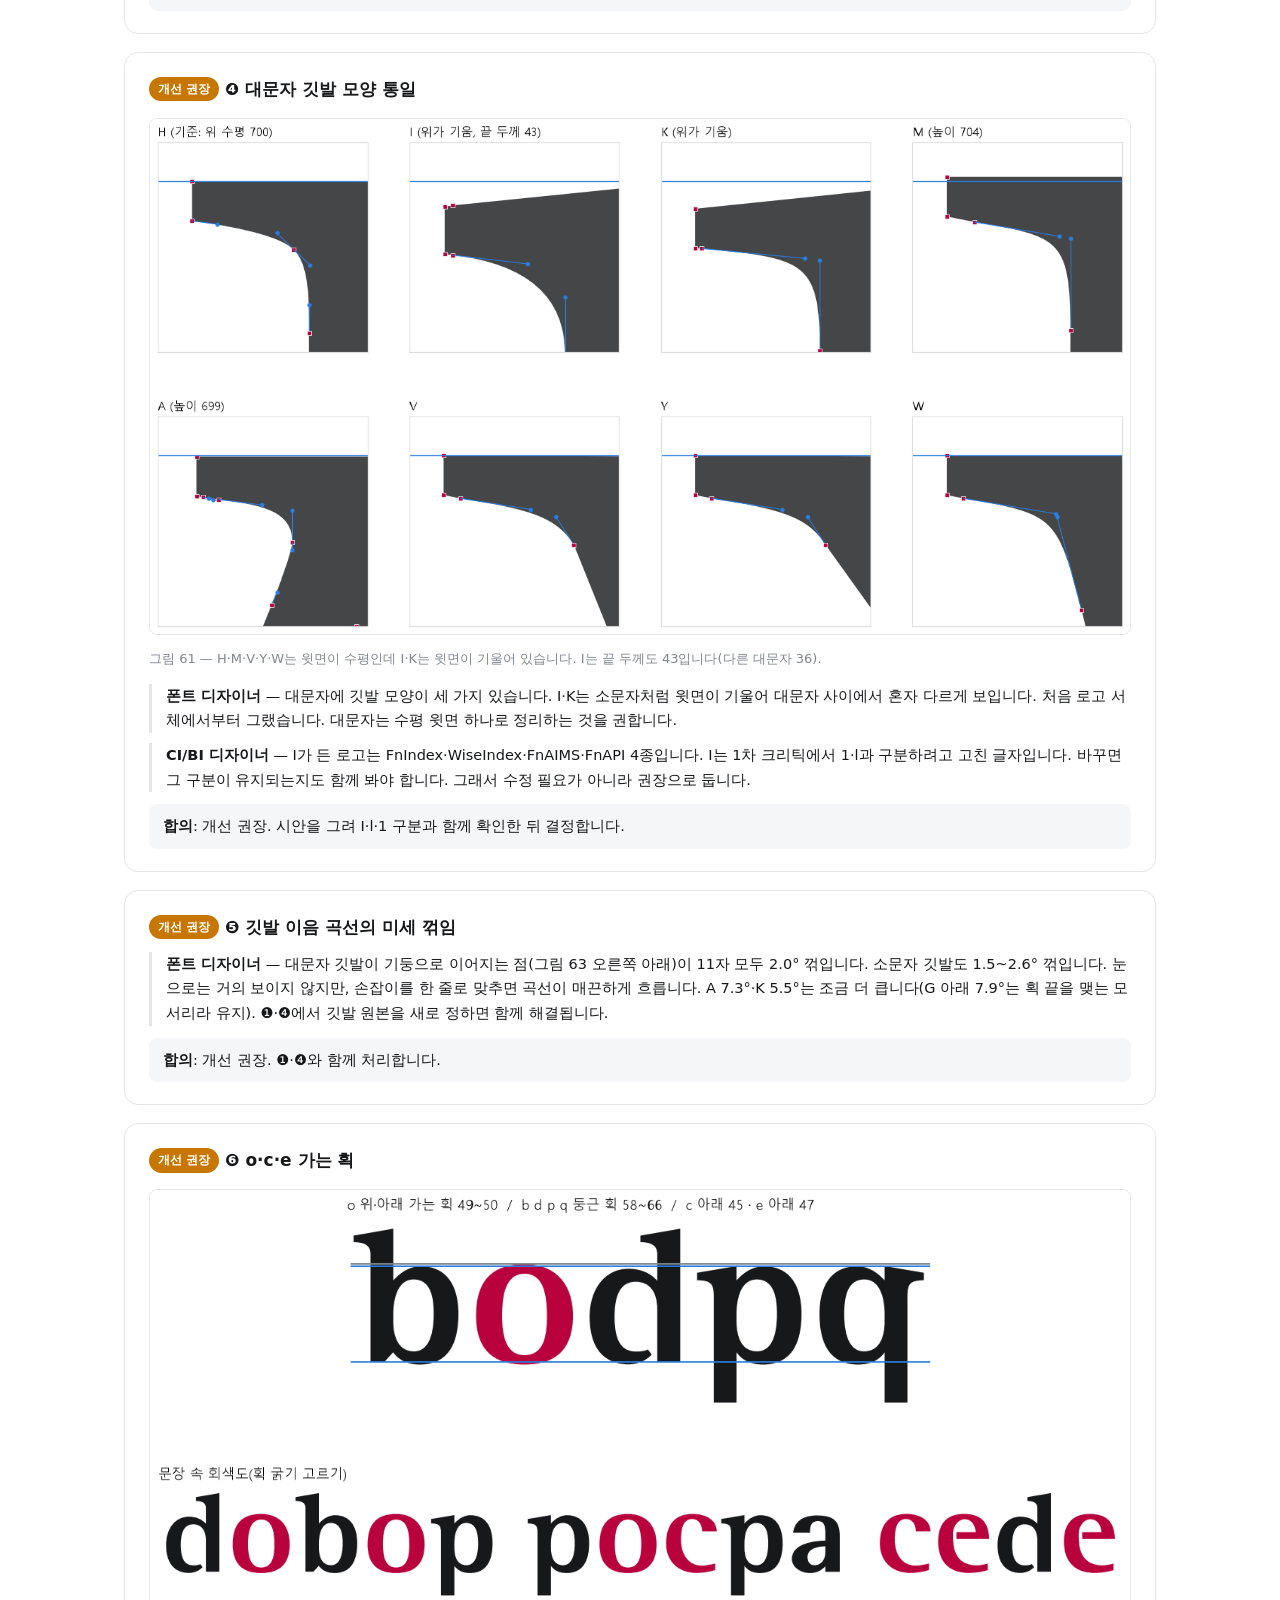
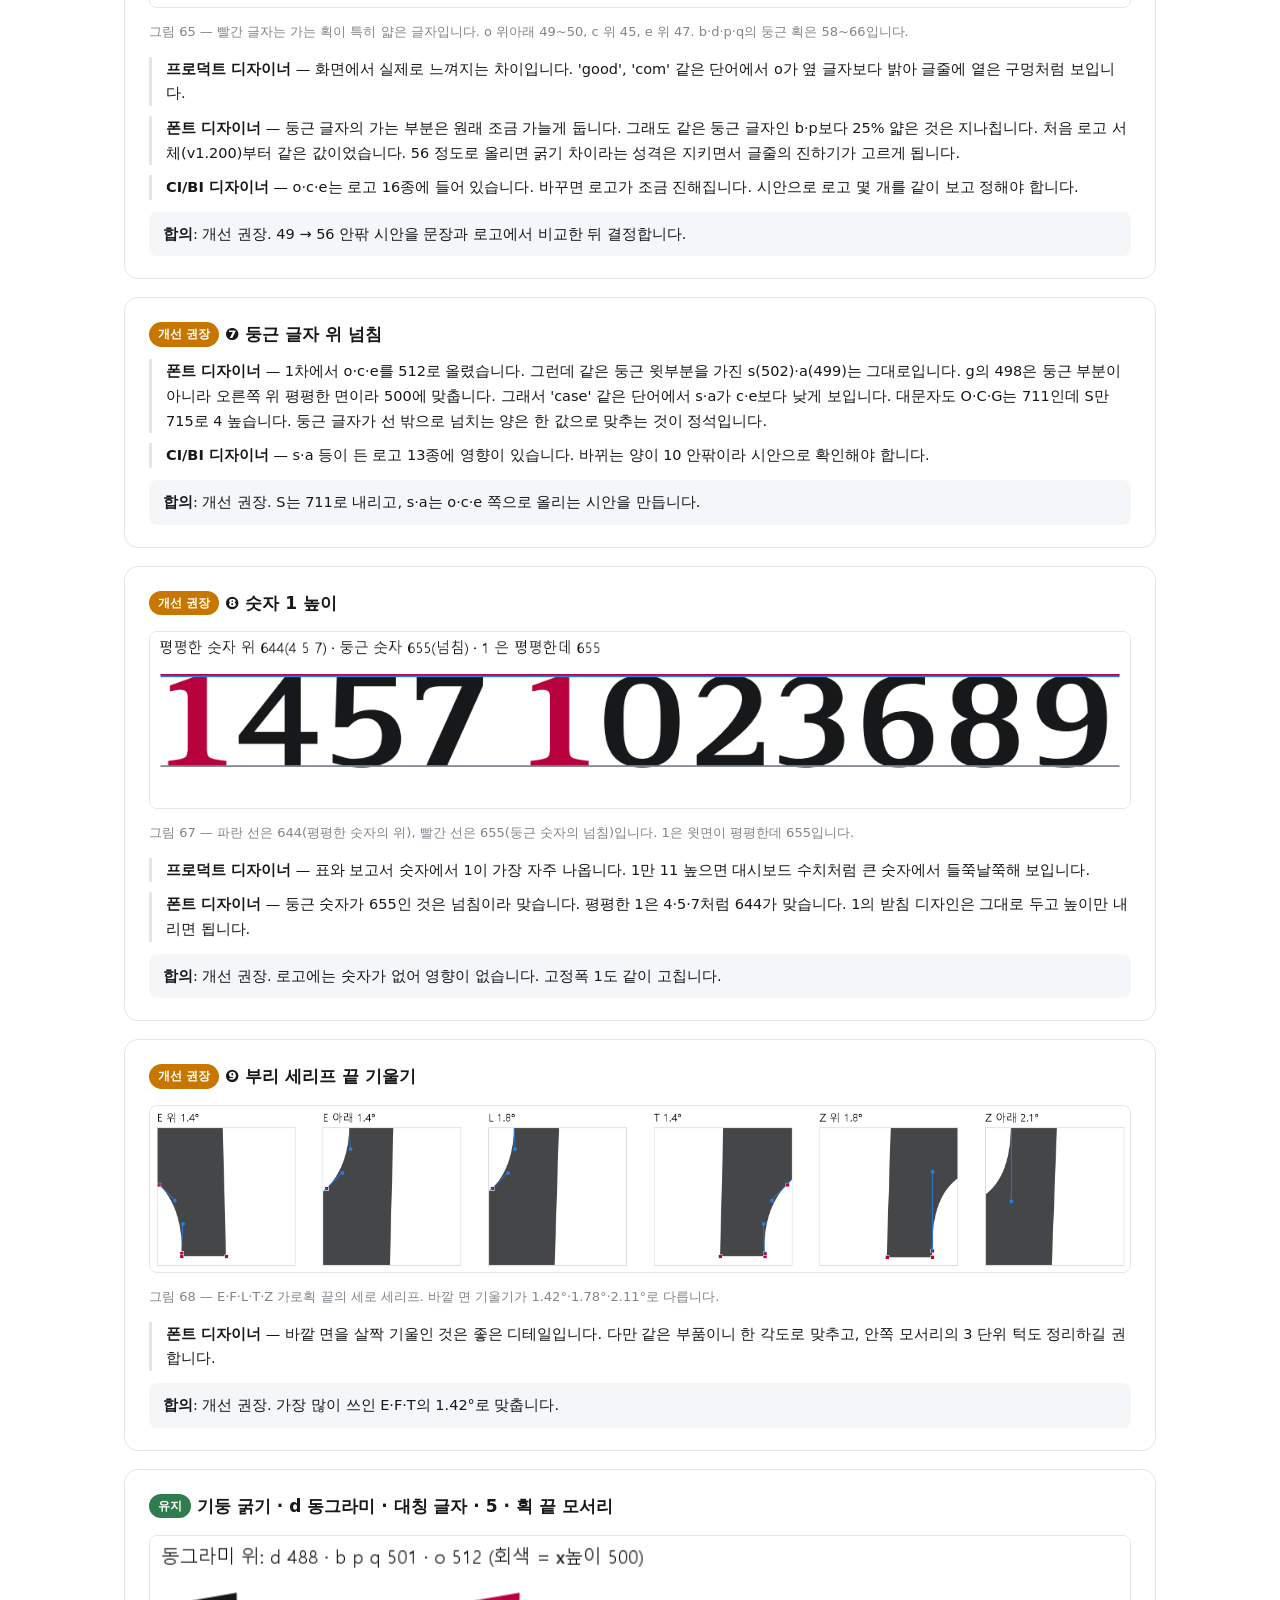
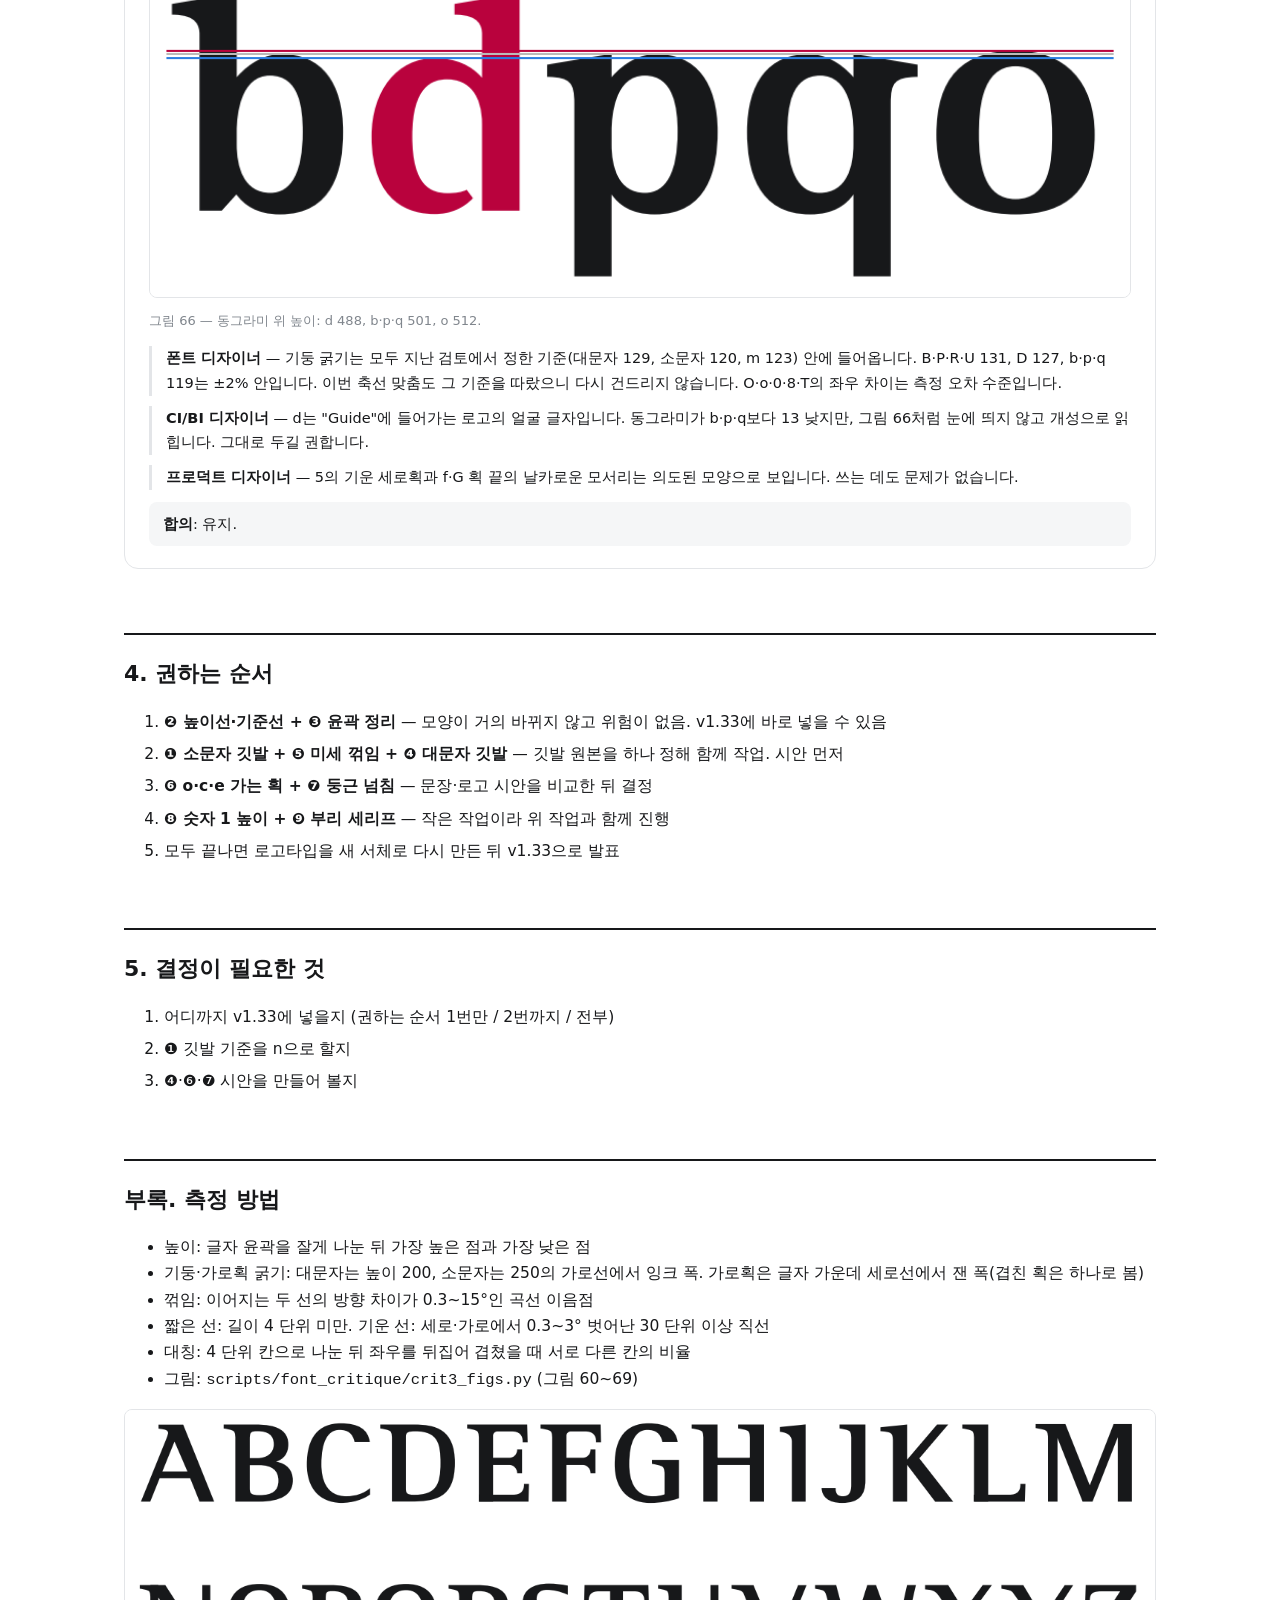
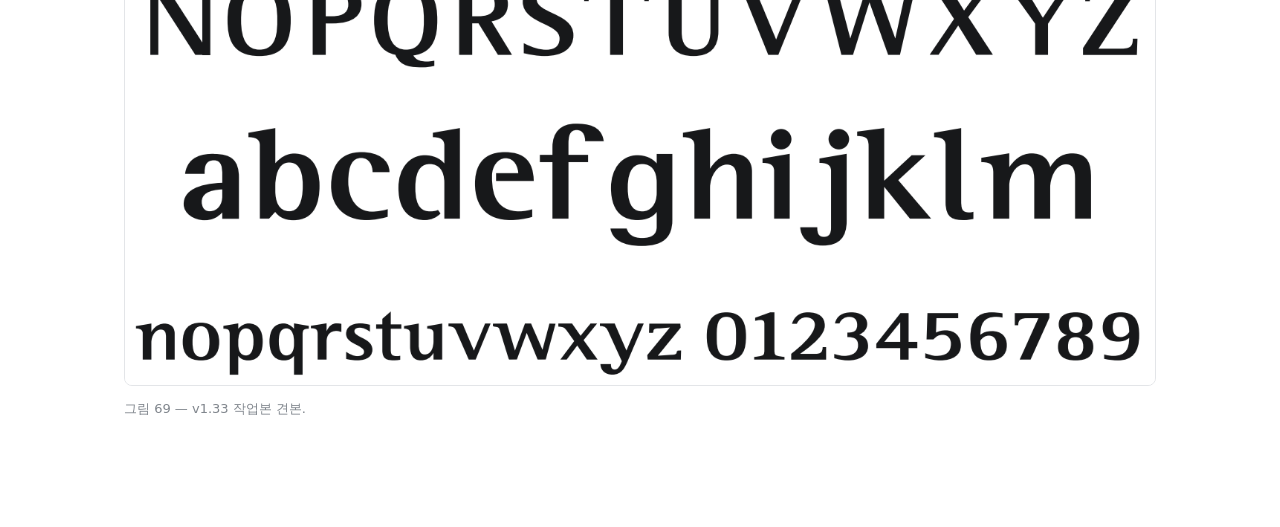
<file: out/font-critique/FnGuide-Logotype-v1.33-critique.html>
<!doctype html>
<html lang="ko">
<head>
<meta charset="utf-8">
<meta name="viewport" content="width=device-width, initial-scale=1">
<title>전용서체 v1.33 3차 디자인 크리틱</title>
<style>
  @font-face { font-family: "FnGuide Logotype"; src: url("../font-update/v1.33/fonts/FnGuideLogotype-Regular.woff") format("woff"); }
  :root {
    --bg: #ffffff; --soft: #f5f6f7; --line: #e3e5e8; --ink: #17181a; --ink-2: #4a4f55; --ink-3: #80868d;
    --red: #B9023D; --must: #B9023D; --rec: #c77700; --keep: #2f7d4f;
    --text: "Pretendard", "Noto Sans KR", "Malgun Gothic", system-ui, sans-serif;
  }
  * { box-sizing: border-box; }
  body { margin: 0; background: var(--bg); color: var(--ink); font-family: var(--text); line-height: 1.7; font-size: 15.5px; }
  .wrap { max-width: 1080px; margin: 0 auto; padding: 56px 24px 96px; }
  header .kicker { color: var(--red); font-weight: 700; letter-spacing: .04em; font-size: 13px; }
  header h1 { font-family: "FnGuide Logotype", var(--text); font-weight: 400; font-size: 46px; line-height: 1.15; margin: 8px 0 6px; }
  header h1 small { display: block; font-family: var(--text); font-size: 22px; font-weight: 700; margin-top: 8px; }
  header .meta { color: var(--ink-3); font-size: 13.5px; }
  h2 { font-size: 22px; margin: 64px 0 16px; padding-top: 20px; border-top: 2px solid var(--ink); }
  h3 { font-size: 17px; margin: 28px 0 8px; }
  p { margin: 8px 0; }
  .note { background: var(--soft); border-radius: 10px; padding: 14px 18px; color: var(--ink-2); font-size: 14px; }
  .summary { display: grid; grid-template-columns: repeat(3, 1fr); gap: 16px; margin-top: 20px; }
  .stat { border: 1px solid var(--line); border-radius: 12px; padding: 18px 20px; }
  .stat b { font-size: 30px; display: block; line-height: 1.2; }
  .stat.must b { color: var(--must); } .stat.rec b { color: var(--rec); } .stat.keep b { color: var(--keep); }
  .stat span { color: var(--ink-2); font-size: 14px; }
  .badge { display: inline-block; font-size: 12px; font-weight: 700; padding: 2px 9px; border-radius: 99px; color: #fff; vertical-align: 2px; white-space: nowrap; }
  .badge.must { background: var(--must); } .badge.rec { background: var(--rec); } .badge.keep { background: var(--keep); }
  table { width: 100%; border-collapse: collapse; font-size: 14px; margin: 12px 0; }
  th, td { text-align: left; padding: 9px 10px; border-bottom: 1px solid var(--line); vertical-align: top; }
  th { background: var(--soft); font-weight: 700; }
  td.num, th.num { text-align: right; font-variant-numeric: tabular-nums; }
  td.hl { color: var(--red); font-weight: 700; }
  .experts { display: grid; grid-template-columns: repeat(3, 1fr); gap: 16px; }
  .expert { border: 1px solid var(--line); border-radius: 12px; padding: 18px 20px; }
  .expert h4 { margin: 0 0 6px; font-size: 15px; }
  .expert p { font-size: 14px; color: var(--ink-2); }
  .issue { border: 1px solid var(--line); border-radius: 14px; padding: 22px 24px; margin: 18px 0; }
  .issue h3 { margin-top: 0; }
  .voice { margin: 10px 0; padding-left: 14px; border-left: 3px solid var(--line); font-size: 14.5px; }
  .voice b { color: var(--ink); }
  .agree { margin-top: 12px; padding: 10px 14px; background: var(--soft); border-radius: 8px; font-size: 14.5px; }
  figure { margin: 14px 0; }
  figure img { width: 100%; border: 1px solid var(--line); border-radius: 8px; background: #fff; }
  figcaption { color: var(--ink-3); font-size: 13px; margin-top: 4px; }
  ol.final li { margin: 6px 0; }
  .toc { columns: 2; font-size: 14px; padding-left: 18px; }
  a { color: var(--red); }
  @media (max-width: 760px) {
    .summary, .experts { grid-template-columns: 1fr; }
    header h1 { font-size: 34px; }
    .toc { columns: 1; }
    table { display: block; overflow-x: auto; }
    .wrap { padding: 36px 16px 72px; }
  }
  .vs { display: inline-block; font-variant-numeric: tabular-nums; }
  .user { border-left-color: var(--red); background: #fbf2f5; padding: 8px 14px; border-radius: 0 8px 8px 0; }
</style>
</head>
<body>
<div class="wrap">

<header>
  <div class="kicker">DESIGN CRITIQUE · 3차 · 2026-11-09</div>
  <h1>FnGuide Logotype v1.33<small>전용서체 3차 디자인 크리틱 보고서 — 미적 완성도와 조형 완성도</small></h1>
  <div class="meta">참여: 폰트 디자이너 · CI/BI 디자이너 · 프로덕트 디자이너 · 대상: out/font-update/v1.33 (세로 줄기 축선 맞춤 11자를 넣은 작업본, 공개 전) · 이전 보고서: <a href="FnGuide-Logotype-v1.200-critique.html">1차</a> · <a href="FnGuide-Logotype-v1.31-critique.html">2차</a></div>
</header>

<p class="note" style="margin-top:24px">이 보고서의 전문가 3인은 AI가 각 분야의 관점을 나눠 맡아 쓴 것입니다. 실제 디자이너의 검수를 대신하지 않습니다. 이번 회차에서는 F 글자에서 발견된 "같은 줄기인데 2 단위 어긋남" 같은 <b>눈으로 찾기 어려운 미세한 흠</b>을 전체 글자(137자)에서 숫자로 찾았습니다. 그다음 그 흠이 아름다움과 완성도에 어떤 영향을 주는지 전문가들이 판단했습니다. 수치는 <code>metrics-v1.33.json</code>, 측정 도구는 <code>scripts/font_critique/crit3_measure.py</code>입니다. 단위는 글자 높이 1000 기준입니다. 서체 파일은 고치지 않았습니다.</p>

<p class="note"><b>반영 (2026-11-09)</b>: 사용자가 ❶~❾ 모두 반영으로 결정했습니다. v1.33에 넣어(64자) 2026-11-09 공개했습니다. 로고타입 19종도 다시 만들었습니다. 전후 비교: <a href="../font-update/v1.33-preview/critique3.html">v1.33 전후 미리보기</a>. 처음 보고서에서 바로잡은 곳: c·e 가는 획은 아래가 아니라 위, g 498 은 둥근 넘침이 아니라 평평한 윗면(500 으로), G 아래 모서리는 ❺에서 빼고 유지.</p>

<h2>1. 한눈에 보기</h2>
<p>1·2차에서 지적한 큰 문제는 모두 해결됐습니다. 이번에 남은 것은 <b>"같은 부품인데 글자마다 1~5 단위씩 다른 것"</b>입니다. 하나하나는 작은 크기에서 보이지 않습니다. 그러나 로고·제목처럼 크게 쓰면 선이 흔들려 보입니다. 서체 전체에서 "손으로 한 번 더 다듬은 느낌"도 떨어집니다. 전문가 셋 모두 이 부분을 다듬으면 서체의 완성도가 한 단계 올라간다고 봤습니다.</p>
<div class="summary">
  <div class="stat must"><b>3건</b><span>수정 필요 — 소문자 깃발 세리프 치수 통일, 높이선·기준선 이탈 14자, 윤곽 정리(V 꺾임·w 직선 조각·불필요한 점)</span></div>
  <div class="stat rec"><b>6건</b><span>개선 권장 — 대문자 깃발 모양, 미세 꺾임, o·c·e 가는 획, 둥근 글자 위 넘침, 숫자 1 높이, 부리 세리프 기울기</span></div>
  <div class="stat keep"><b>5건</b><span>유지 — 기둥 굵기(지난 검토 범위 안), d 동그라미, 대칭 글자, 5 세로획, 획 끝 모서리</span></div>
</div>

<h3>전문가 총평</h3>
<div class="experts">
  <div class="expert"><h4>폰트 디자이너</h4><p>뼈대와 비례는 이미 좋습니다. 남은 흠은 거의 모두 "부품 통일"입니다. 이 서체의 얼굴은 깃발 세리프입니다. 그런데 소문자 깃발의 꼭대기 높이(499~503), 길이(84~94), 끝 두께(33~39)가 글자마다 조금씩 다릅니다. 같은 부품을 하나의 원본으로 맞추면 글줄의 윗선이 한 줄로 정돈됩니다. 서체도 훨씬 단단하고 고급스러워 보입니다. 미적 완성도에서 가장 효과가 큰 일입니다.</p></div>
  <div class="expert"><h4>CI/BI 디자이너</h4><p>로고는 이 서체를 가장 크게 쓰는 곳이라 미세한 흠이 가장 먼저 드러납니다. 다만 고치면 로고도 다시 만들어야 합니다. 그래서 기준을 "로고에 가장 많이 쓰인 글자"에 두자고 제안합니다. 깃발은 거의 모든 로고의 'Fn'에 들어 있는 <b>n을 기준</b>으로 삼으면 됩니다. 그러면 Fn은 그대로 두고 나머지만 n에 맞추게 됩니다. 브랜드 인상은 지키면서 완성도만 올리는 방법입니다.</p></div>
  <div class="expert"><h4>프로덕트 디자이너</h4><p>화면 본문(12~16px)에서 1~5 단위 차이는 0.1px도 되지 않아 보이지 않습니다. 화면에서 실제로 느껴지는 것은 두 가지입니다. 하나는 o·c·e의 가는 획이 다른 둥근 글자보다 20~30% 얇아 글줄에 옅은 구멍이 생기는 것입니다. 다른 하나는 표에서 숫자 1만 키가 큰 것입니다. 나머지는 발표 화면·로고 같은 큰 크기의 품질 문제로 보고 순서를 정하면 됩니다.</p></div>
</div>

<h2>2. 결론과 개선안</h2>
<table>
  <tr><th style="width:110px">등급</th><th>무엇을</th><th>근거</th></tr>
  <tr><td><span class="badge must">수정 필요</span></td><td>❶ 소문자 깃발 세리프 치수 통일 — x높이 깃발은 <b>n 기준</b>(m r p i u j), 어센더 깃발은 h·b·l·d 기준(k)</td><td>꼭대기 499~503, 길이 84~94, 끝 두께 33~39. k만 윗면 기울기가 27(나머지 36)</td></tr>
  <tr><td><span class="badge must">수정 필요</span></td><td>❷ 높이선·기준선에서 벗어난 평평한 면 14자를 선에 맞춤</td><td>M 704(+4), I 701, A·V·Y 699, D 바닥 +1, K·Z·2·4 바닥 −1, w 497~499, z 498, y −209, j −207</td></tr>
  <tr><td><span class="badge must">수정 필요</span></td><td>❸ 윤곽 정리 — V 깃발 이음 꺾임, w 세리프의 직선 조각, e·a·k·r·8 등의 불필요한 점</td><td>V 10.7°(같은 모양 Y는 3.0°), w 세리프가 곡선이 아니라 직선 12개, 1~4 단위 짧은 선 28곳</td></tr>
  <tr><td><span class="badge rec">개선 권장</span></td><td>❹ 대문자 깃발 모양 통일 — I·K의 기운 윗면을 다른 대문자처럼 수평으로, I 끝 두께 43 → 36</td><td>대문자 깃발이 세 가지 모양(수평 윗면 / I·K 기운 윗면 / A 다른 이음)</td></tr>
  <tr><td><span class="badge rec">개선 권장</span></td><td>❺ 깃발 이음 곡선의 미세 꺾임(2° 안팎) 정리</td><td>대문자 11자 공통 2.0°, 소문자 깃발 1.5~2.6°, A 7.3°·K 5.5° (G 아래 모서리는 유지)</td></tr>
  <tr><td><span class="badge rec">개선 권장</span></td><td>❻ o·c·e 가는 획을 b·d·p·q 수준에 가깝게 (49 → 56 안팎)</td><td>o 위아래 49~50, c 위 45, e 위 47 ↔ b·d·p·q 58~66</td></tr>
  <tr><td><span class="badge rec">개선 권장</span></td><td>❼ 둥근 글자 위 넘침 맞춤 — S 715 → 711, s·a 위를 o·c·e(512) 쪽으로 (g 의 498 은 평평한 윗면이라 500 으로)</td><td>대문자 O·C·G는 711인데 S만 715. 소문자 o·c·e는 512인데 s 502, a 499</td></tr>
  <tr><td><span class="badge rec">개선 권장</span></td><td>❽ 숫자 1 높이 655 → 644</td><td>평평한 숫자 4·5·7은 644, 둥근 숫자는 넘침으로 655. 1은 평평한데 655</td></tr>
  <tr><td><span class="badge rec">개선 권장</span></td><td>❾ 부리 세리프(E F L T Z) 끝 기울기 통일, 3 단위 턱 정리</td><td>E·F·T 1.42°, L·Z 위 1.78°, Z 아래 2.11°</td></tr>
  <tr><td><span class="badge keep">유지</span></td><td>기둥 굵기 — B·P·R·U 131, D 127, b·p·q 119</td><td>지난 기둥 굵기 검토(2026-10-27) 기준(대문자 129·소문자 120)의 ±2% 안</td></tr>
  <tr><td><span class="badge keep">유지</span></td><td>d 동그라미 위 488 (b·p·q 501)</td><td>로고 "Guide"의 d 모양. 차이가 작고 개성으로 읽힘</td></tr>
  <tr><td><span class="badge keep">유지</span></td><td>대칭 글자 O·o·0·8·T</td><td>좌우를 뒤집어 겹친 차이 1.4~2.5%, 측정 오차 수준</td></tr>
  <tr><td><span class="badge keep">유지</span></td><td>5 세로획 기울기(1.7~1.9°)</td><td>안쪽·바깥 면이 같은 방향으로 기운, 의도된 모양</td></tr>
  <tr><td><span class="badge keep">유지</span></td><td>f 위 끝·G 아래 같은 획 끝 모서리</td><td>획 끝을 날카롭게 맺으려고 일부러 만든 모서리</td></tr>
</table>

<h3>이전 회차 반영 상태</h3>
<table>
  <tr><th>회차</th><th>내용</th><th>상태</th></tr>
  <tr><td>1차 (v1.200)</td><td>C·G 위, v·w·x·y 높이, o·c·e 넘침, f 이어 쓰기, 1·l 구분, 금융 기호·고정폭 숫자</td><td>해결됨 (v1.3·v1.31)</td></tr>
  <tr><td>2차 (v1.31)</td><td>기호 높이, ₩ 세리프, 대각선 18쌍 간격, 보고서용 기호 8개, woff2</td><td>해결됨 (v1.32)</td></tr>
  <tr><td>3차 시작 전</td><td>세로 줄기 축선 11자(F E m p b fb q u $ 1 고정폭 1)를 기둥 굵기 검토 기준으로 맞춤</td><td>v1.33에 반영됨</td></tr>
</table>

<h2>3. 쟁점별 논의</h2>

<div class="issue">
<h3><span class="badge must">수정 필요</span> ❶ 소문자 깃발 세리프 치수 통일</h3>
<figure><img src="img/60-flags-lower.png" alt="소문자 깃발 겹쳐 보기"><figcaption>그림 60 — 기둥 왼쪽 면을 0에 맞춰 겹친 깃발 윤곽. 왼쪽(x높이 깃발)은 꼭대기와 끝 위치가 흩어져 있습니다. 오른쪽(어센더 깃발)은 h·b·l·d가 한 선으로 겹치고 k만 떨어져 있습니다.</figcaption></figure>
<table>
  <tr><th>글자</th><th class="num">꼭대기</th><th class="num">기둥에서 끝까지 길이</th><th class="num">끝 두께</th></tr>
  <tr><td>n (기준 제안)</td><td class="num">500</td><td class="num">93</td><td class="num">33</td></tr>
  <tr><td>m</td><td class="num hl">503</td><td class="num">92</td><td class="num">33</td></tr>
  <tr><td>r</td><td class="num hl">503</td><td class="num">94</td><td class="num">34</td></tr>
  <tr><td>p · q</td><td class="num hl">502</td><td class="num hl">87</td><td class="num hl">39</td></tr>
  <tr><td>i · j</td><td class="num">499</td><td class="num">89</td><td class="num">34</td></tr>
  <tr><td>u</td><td class="num">500</td><td class="num hl">84</td><td class="num">35</td></tr>
  <tr><td>h · b · l · d (어센더)</td><td class="num">697</td><td class="num">88</td><td class="num">34</td></tr>
  <tr><td>k</td><td class="num">697</td><td class="num">88</td><td class="num hl">34 (윗면 기울기 27, 나머지 36)</td></tr>
</table>
<div class="voice"><b>폰트 디자이너</b> — 깃발은 이 서체에서 가장 자주 반복되는 부품입니다. 'minimum' 같은 단어에서 깃발 꼭대기가 500·503·499로 오르내리면, 크게 쓸 때 윗선이 물결칩니다. 끝 두께 33과 39는 18% 차이라 p·q의 깃발이 뭉툭해 보입니다. 원본 깃발 하나를 정하고 모든 글자에 같은 치수로 붙이는 것이 정석입니다.</div>
<div class="voice"><b>CI/BI 디자이너</b> — 기준은 n이 맞습니다. 'Fn'은 로고 대부분에 들어 있어서, n을 기준으로 하면 Fn 부분은 그대로입니다. 그래도 i·u가 든 "Guide" 등이 바뀌어 <b>로고 14종</b>을 다시 만들어야 합니다. 개선 로고 "FnGuide"는 서체가 아니라 원본 파일을 쓰므로 바뀌지 않습니다.</div>
<div class="voice"><b>프로덕트 디자이너</b> — 본문 크기에서는 차이가 보이지 않으니 화면 품질 때문에 급한 일은 아닙니다. 그래도 로고와 큰 제목이 이 서체의 주 무대이므로 가장 먼저 할 일이라는 데 동의합니다.</div>
<div class="agree"><b>합의</b>: 수정 필요. x높이 깃발은 n(꼭대기 500·길이 93·끝 두께 33)에 맞추고, k는 h·b·l·d(기울기 36)에 맞춥니다. 숫자만 정하면 되는 작업이지만, 그림 시안을 먼저 보고 결정합니다.</div>
</div>

<div class="issue">
<h3><span class="badge must">수정 필요</span> ❷ 높이선·기준선에서 벗어난 평평한 면</h3>
<figure><img src="img/62-heights.png" alt="높이선 이탈 확대"><figcaption>그림 62 — 파란 선이 기준(대문자 700 · 기준선 0 · x높이 500 · 내림 −210)입니다. 그림 한 칸은 가로세로 28 단위를 확대한 것입니다.</figcaption></figure>
<div class="voice"><b>폰트 디자이너</b> — 둥근 글자는 일부러 선 밖으로 조금 넘치게 그리지만, 평평한 면은 선에 정확히 앉아야 합니다. M 704는 4 단위라 H 옆에서 크게 쓰면 보입니다. 나머지 1~3 단위는 보이지 않습니다. 하지만 화면에 그릴 때 1픽셀 경계에서 반올림이 갈리면 한 글자만 한 줄 높거나 낮게 그려질 수 있습니다. 이번 F 축선과 같은 종류라 같이 정리하는 것이 깔끔합니다.</div>
<div class="voice"><b>CI/BI 디자이너</b> — M·A·I·D·K 등이 든 로고 11종이 바뀝니다. 바뀌는 양이 1~4 단위라 로고 인상은 그대로입니다.</div>
<div class="voice"><b>프로덕트 디자이너</b> — 작업량이 적고 위험이 거의 없습니다. 먼저 하면 좋습니다.</div>
<div class="agree"><b>합의</b>: 수정 필요. 평평한 면만 선에 맞춥니다(대문자 700, 기준선 0, x높이 500, 내림 −210). 둥근 글자의 넘침은 ❼에서 따로 봅니다.</div>
</div>

<div class="issue">
<h3><span class="badge must">수정 필요</span> ❸ 윤곽 정리 — 꺾임·직선 조각·불필요한 점</h3>
<figure><img src="img/63-kinks.png" alt="곡선 꺾임 확대"><figcaption>그림 63 — 빨간 네모는 점, 파란 선은 곡선 손잡이입니다. 이음점 양쪽 손잡이가 한 줄로 이어지지 않으면 곡선이 꺾입니다. V는 같은 모양인 Y보다 훨씬 많이 꺾였습니다.</figcaption></figure>
<figure><img src="img/64-nodes.png" alt="불필요한 점 확대"><figcaption>그림 64 — w 왼쪽 세리프는 곡선이 아니라 짧은 직선 12개로 되어 있어 크게 쓰면 각이 집니다. a·k·r·8 등은 1 단위짜리 계단이나 짧은 선입니다.</figcaption></figure>
<div class="voice"><b>폰트 디자이너</b> — V 깃발 끝의 10.7° 꺾임은 크게 쓰면 모서리로 보입니다. 손잡이 방향을 Y처럼 맞추면 됩니다. w 세리프는 처음 로고 서체에서부터 직선 조각이었습니다. v·x·y처럼 곡선으로 다시 그려야 합니다. 1 단위 계단(28곳)은 눈에 보이지 않지만, 전문가가 파일을 열면 바로 "덜 다듬은 서체"로 판단하는 흔적입니다. e 아래 끝에는 1 단위 떨어진 점 두 개가 붙어 있어 5.3° 꺾임을 만듭니다.</div>
<div class="voice"><b>CI/BI 디자이너</b> — 점 정리는 모양을 거의 바꾸지 않아 로고는 눈으로 보기에 같습니다. 그래도 서체가 바뀌었으니 로고 파일도 새 서체로 다시 만드는 것이 맞습니다.</div>
<div class="voice"><b>프로덕트 디자이너</b> — 점이 적고 깔끔하면 작은 크기에서 화면에 그리는 품질도 좋아집니다. 반대할 이유가 없습니다.</div>
<div class="agree"><b>합의</b>: 수정 필요. V 깃발 이음을 Y처럼 고치고, w 세리프를 곡선으로 다시 그립니다. 1~4 단위 짧은 선과 같은 직선 위의 불필요한 점도 정리합니다. 대상 목록은 <code>metrics-v1.33.json</code>의 kinks·short_segments·collinear_points에 있습니다.</div>
</div>

<div class="issue">
<h3><span class="badge rec">개선 권장</span> ❹ 대문자 깃발 모양 통일</h3>
<figure><img src="img/61-flags-upper.png" alt="대문자 깃발 확대"><figcaption>그림 61 — H·M·V·Y·W는 윗면이 수평인데 I·K는 윗면이 기울어 있습니다. I는 끝 두께도 43입니다(다른 대문자 36).</figcaption></figure>
<div class="voice"><b>폰트 디자이너</b> — 대문자에 깃발 모양이 세 가지 있습니다. I·K는 소문자처럼 윗면이 기울어 대문자 사이에서 혼자 다르게 보입니다. 처음 로고 서체에서부터 그랬습니다. 대문자는 수평 윗면 하나로 정리하는 것을 권합니다.</div>
<div class="voice"><b>CI/BI 디자이너</b> — I가 든 로고는 FnIndex·WiseIndex·FnAIMS·FnAPI 4종입니다. I는 1차 크리틱에서 1·l과 구분하려고 고친 글자입니다. 바꾸면 그 구분이 유지되는지도 함께 봐야 합니다. 그래서 수정 필요가 아니라 권장으로 둡니다.</div>
<div class="agree"><b>합의</b>: 개선 권장. 시안을 그려 I·l·1 구분과 함께 확인한 뒤 결정합니다.</div>
</div>

<div class="issue">
<h3><span class="badge rec">개선 권장</span> ❺ 깃발 이음 곡선의 미세 꺾임</h3>
<div class="voice"><b>폰트 디자이너</b> — 대문자 깃발이 기둥으로 이어지는 점(그림 63 오른쪽 아래)이 11자 모두 2.0° 꺾입니다. 소문자 깃발도 1.5~2.6° 꺾입니다. 눈으로는 거의 보이지 않지만, 손잡이를 한 줄로 맞추면 곡선이 매끈하게 흐릅니다. A 7.3°·K 5.5°는 조금 더 큽니다(G 아래 7.9°는 획 끝을 맺는 모서리라 유지). ❶·❹에서 깃발 원본을 새로 정하면 함께 해결됩니다.</div>
<div class="agree"><b>합의</b>: 개선 권장. ❶·❹와 함께 처리합니다.</div>
</div>

<div class="issue">
<h3><span class="badge rec">개선 권장</span> ❻ o·c·e 가는 획</h3>
<figure><img src="img/65-round-contrast.png" alt="둥근 소문자 가는 획 비교"><figcaption>그림 65 — 빨간 글자는 가는 획이 특히 얇은 글자입니다. o 위아래 49~50, c 위 45, e 위 47. b·d·p·q의 둥근 획은 58~66입니다.</figcaption></figure>
<div class="voice"><b>프로덕트 디자이너</b> — 화면에서 실제로 느껴지는 차이입니다. 'good', 'com' 같은 단어에서 o가 옆 글자보다 밝아 글줄에 옅은 구멍처럼 보입니다.</div>
<div class="voice"><b>폰트 디자이너</b> — 둥근 글자의 가는 부분은 원래 조금 가늘게 둡니다. 그래도 같은 둥근 글자인 b·p보다 25% 얇은 것은 지나칩니다. 처음 로고 서체(v1.200)부터 같은 값이었습니다. 56 정도로 올리면 굵기 차이라는 성격은 지키면서 글줄의 진하기가 고르게 됩니다.</div>
<div class="voice"><b>CI/BI 디자이너</b> — o·c·e는 로고 16종에 들어 있습니다. 바꾸면 로고가 조금 진해집니다. 시안으로 로고 몇 개를 같이 보고 정해야 합니다.</div>
<div class="agree"><b>합의</b>: 개선 권장. 49 → 56 안팎 시안을 문장과 로고에서 비교한 뒤 결정합니다.</div>
</div>

<div class="issue">
<h3><span class="badge rec">개선 권장</span> ❼ 둥근 글자 위 넘침</h3>
<div class="voice"><b>폰트 디자이너</b> — 1차에서 o·c·e를 512로 올렸습니다. 그런데 같은 둥근 윗부분을 가진 s(502)·a(499)는 그대로입니다. g의 498은 둥근 부분이 아니라 오른쪽 위 평평한 면이라 500에 맞춥니다. 그래서 'case' 같은 단어에서 s·a가 c·e보다 낮게 보입니다. 대문자도 O·C·G는 711인데 S만 715로 4 높습니다. 둥근 글자가 선 밖으로 넘치는 양은 한 값으로 맞추는 것이 정석입니다.</div>
<div class="voice"><b>CI/BI 디자이너</b> — s·a 등이 든 로고 13종에 영향이 있습니다. 바뀌는 양이 10 안팎이라 시안으로 확인해야 합니다.</div>
<div class="agree"><b>합의</b>: 개선 권장. S는 711로 내리고, s·a는 o·c·e 쪽으로 올리는 시안을 만듭니다.</div>
</div>

<div class="issue">
<h3><span class="badge rec">개선 권장</span> ❽ 숫자 1 높이</h3>
<figure><img src="img/67-figure-height.png" alt="숫자 높이"><figcaption>그림 67 — 파란 선은 644(평평한 숫자의 위), 빨간 선은 655(둥근 숫자의 넘침)입니다. 1은 윗면이 평평한데 655입니다.</figcaption></figure>
<div class="voice"><b>프로덕트 디자이너</b> — 표와 보고서 숫자에서 1이 가장 자주 나옵니다. 1만 11 높으면 대시보드 수치처럼 큰 숫자에서 들쭉날쭉해 보입니다.</div>
<div class="voice"><b>폰트 디자이너</b> — 둥근 숫자가 655인 것은 넘침이라 맞습니다. 평평한 1은 4·5·7처럼 644가 맞습니다. 1의 받침 디자인은 그대로 두고 높이만 내리면 됩니다.</div>
<div class="agree"><b>합의</b>: 개선 권장. 로고에는 숫자가 없어 영향이 없습니다. 고정폭 1도 같이 고칩니다.</div>
</div>

<div class="issue">
<h3><span class="badge rec">개선 권장</span> ❾ 부리 세리프 끝 기울기</h3>
<figure><img src="img/68-beak-serifs.png" alt="부리 세리프 확대"><figcaption>그림 68 — E·F·L·T·Z 가로획 끝의 세로 세리프. 바깥 면 기울기가 1.42°·1.78°·2.11°로 다릅니다.</figcaption></figure>
<div class="voice"><b>폰트 디자이너</b> — 바깥 면을 살짝 기울인 것은 좋은 디테일입니다. 다만 같은 부품이니 한 각도로 맞추고, 안쪽 모서리의 3 단위 턱도 정리하길 권합니다.</div>
<div class="agree"><b>합의</b>: 개선 권장. 가장 많이 쓰인 E·F·T의 1.42°로 맞춥니다.</div>
</div>

<div class="issue">
<h3><span class="badge keep">유지</span> 기둥 굵기 · d 동그라미 · 대칭 글자 · 5 · 획 끝 모서리</h3>
<figure><img src="img/66-d-bowl.png" alt="d 동그라미"><figcaption>그림 66 — 동그라미 위 높이: d 488, b·p·q 501, o 512.</figcaption></figure>
<div class="voice"><b>폰트 디자이너</b> — 기둥 굵기는 모두 지난 검토에서 정한 기준(대문자 129, 소문자 120, m 123) 안에 들어옵니다. B·P·R·U 131, D 127, b·p·q 119는 ±2% 안입니다. 이번 축선 맞춤도 그 기준을 따랐으니 다시 건드리지 않습니다. O·o·0·8·T의 좌우 차이는 측정 오차 수준입니다.</div>
<div class="voice"><b>CI/BI 디자이너</b> — d는 "Guide"에 들어가는 로고의 얼굴 글자입니다. 동그라미가 b·p·q보다 13 낮지만, 그림 66처럼 눈에 띄지 않고 개성으로 읽힙니다. 그대로 두길 권합니다.</div>
<div class="voice"><b>프로덕트 디자이너</b> — 5의 기운 세로획과 f·G 획 끝의 날카로운 모서리는 의도된 모양으로 보입니다. 쓰는 데도 문제가 없습니다.</div>
<div class="agree"><b>합의</b>: 유지.</div>
</div>

<h2>4. 권하는 순서</h2>
<ol class="final">
  <li><b>❷ 높이선·기준선 + ❸ 윤곽 정리</b> — 모양이 거의 바뀌지 않고 위험이 없음. v1.33에 바로 넣을 수 있음</li>
  <li><b>❶ 소문자 깃발 + ❺ 미세 꺾임 + ❹ 대문자 깃발</b> — 깃발 원본을 하나 정해 함께 작업. 시안 먼저</li>
  <li><b>❻ o·c·e 가는 획 + ❼ 둥근 넘침</b> — 문장·로고 시안을 비교한 뒤 결정</li>
  <li><b>❽ 숫자 1 높이 + ❾ 부리 세리프</b> — 작은 작업이라 위 작업과 함께 진행</li>
  <li>모두 끝나면 로고타입을 새 서체로 다시 만든 뒤 v1.33으로 발표</li>
</ol>

<h2>5. 결정이 필요한 것</h2>
<ol class="final">
  <li>어디까지 v1.33에 넣을지 (권하는 순서 1번만 / 2번까지 / 전부)</li>
  <li>❶ 깃발 기준을 n으로 할지</li>
  <li>❹·❻·❼ 시안을 만들어 볼지</li>
</ol>

<h2>부록. 측정 방법</h2>
<ul>
  <li>높이: 글자 윤곽을 잘게 나눈 뒤 가장 높은 점과 가장 낮은 점</li>
  <li>기둥·가로획 굵기: 대문자는 높이 200, 소문자는 250의 가로선에서 잉크 폭. 가로획은 글자 가운데 세로선에서 잰 폭(겹친 획은 하나로 봄)</li>
  <li>꺾임: 이어지는 두 선의 방향 차이가 0.3~15°인 곡선 이음점</li>
  <li>짧은 선: 길이 4 단위 미만. 기운 선: 세로·가로에서 0.3~3° 벗어난 30 단위 이상 직선</li>
  <li>대칭: 4 단위 칸으로 나눈 뒤 좌우를 뒤집어 겹쳤을 때 서로 다른 칸의 비율</li>
  <li>그림: <code>scripts/font_critique/crit3_figs.py</code> (그림 60~69)</li>
</ul>
<figure><img src="img/69-specimen.png" alt="v1.33 전체 견본"><figcaption>그림 69 — v1.33 작업본 견본.</figcaption></figure>

</div>
</body>
</html>
</file>
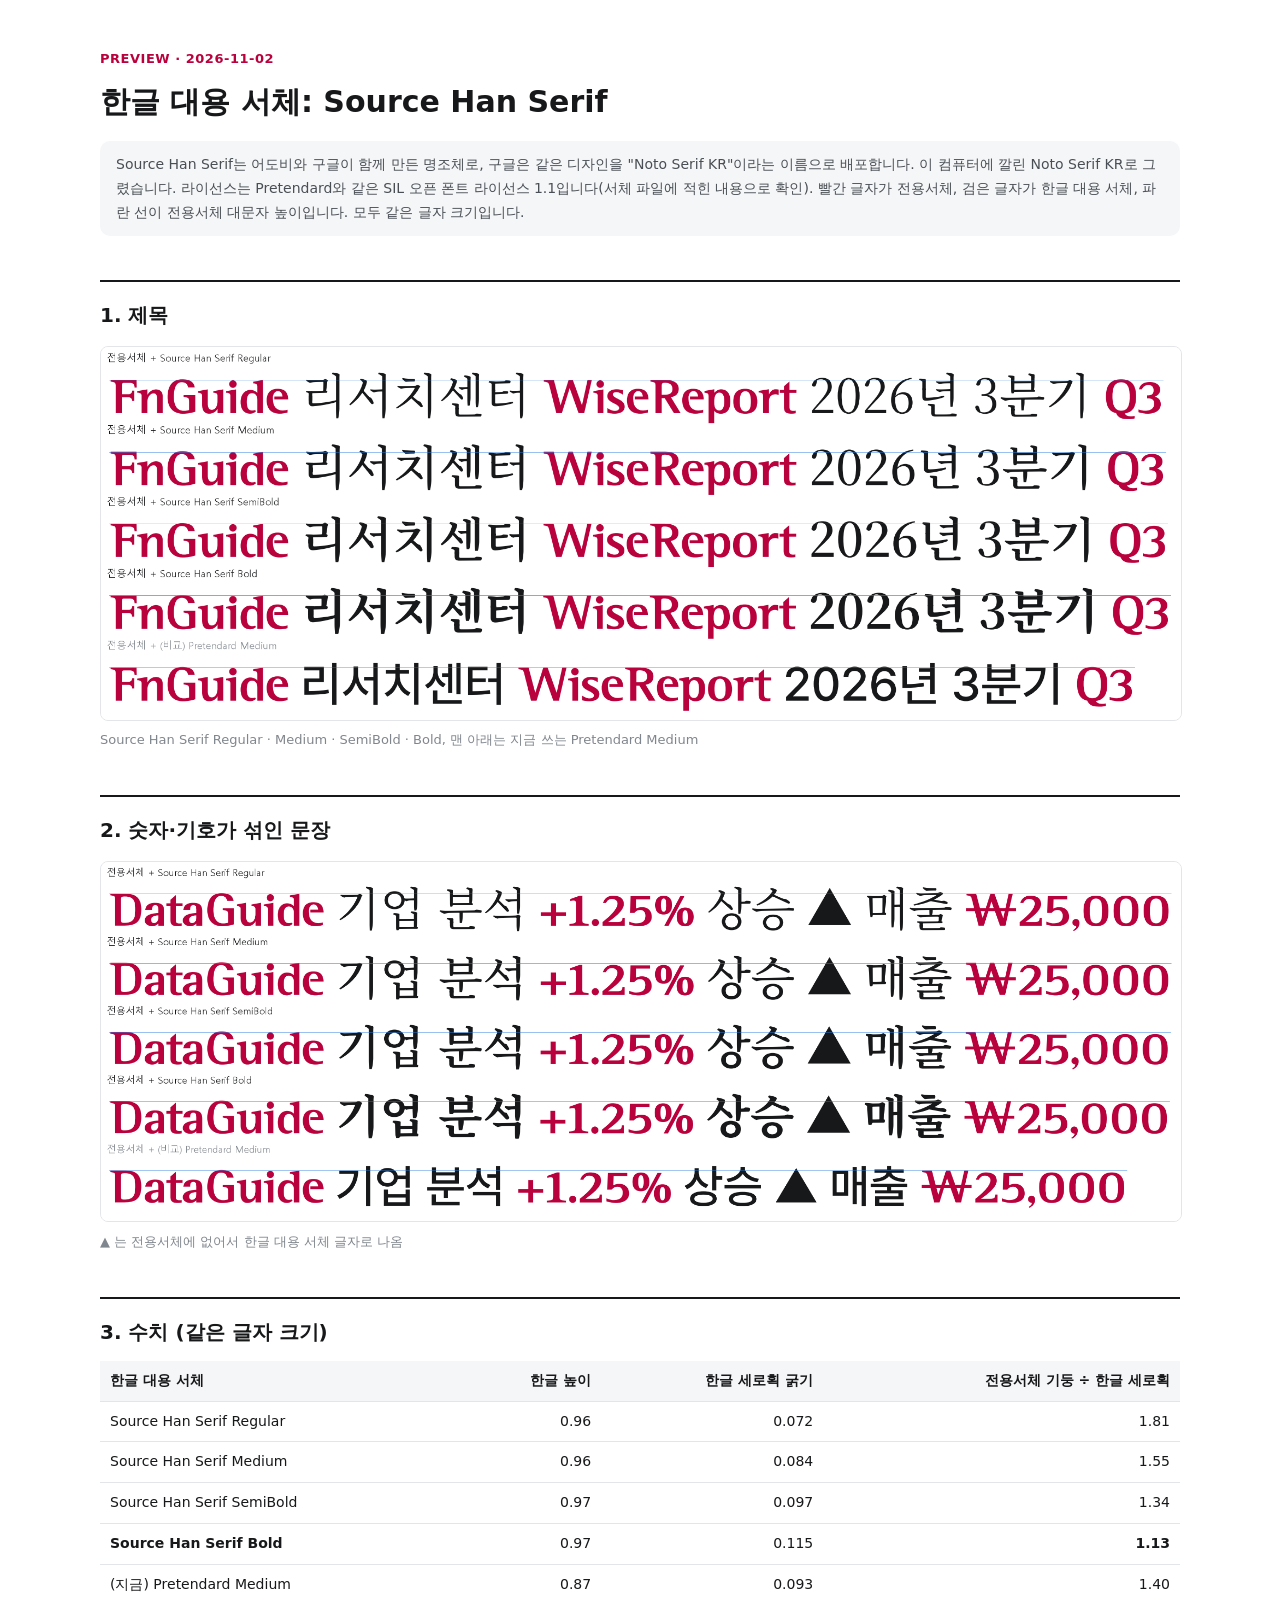
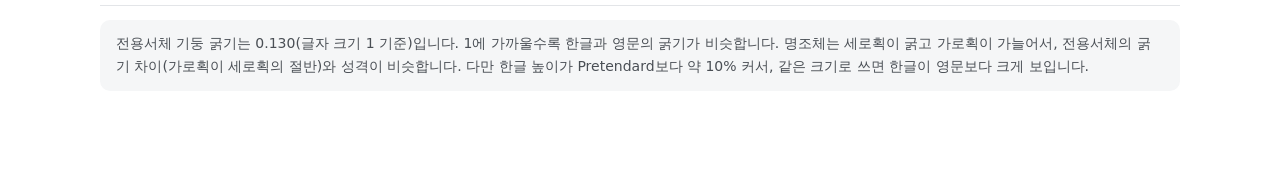
<file: out/font-critique/korean-pair/preview.html>
<!doctype html>
<html lang="ko">
<head>
<meta charset="utf-8">
<meta name="viewport" content="width=device-width, initial-scale=1">
<title>한글 대용 서체 비교</title>
<style>
  :root { --bg:#fff; --soft:#f5f6f7; --line:#e3e5e8; --ink:#17181a; --ink-2:#4a4f55; --ink-3:#80868d; --red:#B9023D;
          --text:"Pretendard","Malgun Gothic",system-ui,sans-serif; }
  body { margin:0; background:var(--bg); color:var(--ink); font-family:var(--text); line-height:1.7; font-size:15.5px; }
  .wrap { max-width:1080px; margin:0 auto; padding:48px 24px 80px; }
  .kicker { color:var(--red); font-weight:700; font-size:13px; letter-spacing:.04em; }
  h1 { font-size:30px; margin:6px 0 4px; }
  h2 { font-size:20px; margin:44px 0 12px; padding-top:16px; border-top:2px solid var(--ink); }
  .note { background:var(--soft); border-radius:10px; padding:12px 16px; color:var(--ink-2); font-size:14px; }
  table { width:100%; border-collapse:collapse; font-size:14px; margin:10px 0; }
  th, td { text-align:left; padding:8px 10px; border-bottom:1px solid var(--line); vertical-align:top; }
  th { background:var(--soft); }
  td.num, th.num { text-align:right; font-variant-numeric:tabular-nums; }
  figure { margin:14px 0; }
  figure img { width:100%; border:1px solid var(--line); border-radius:8px; background:#fff; }
  figcaption { color:var(--ink-3); font-size:13px; }
  @media (max-width:760px) { .wrap { padding:32px 16px 64px; } table { display:block; overflow-x:auto; } }
</style>
</head>
<body>
<div class="wrap">
  <div class="kicker">PREVIEW · 2026-11-02</div>
  <h1>한글 대용 서체: Source Han Serif</h1>
  <p class="note">Source Han Serif는 어도비와 구글이 함께 만든 명조체로, 구글은 같은 디자인을 "Noto Serif KR"이라는 이름으로 배포합니다. 이 컴퓨터에 깔린 Noto Serif KR로 그렸습니다. 라이선스는 Pretendard와 같은 SIL 오픈 폰트 라이선스 1.1입니다(서체 파일에 적힌 내용으로 확인). 빨간 글자가 전용서체, 검은 글자가 한글 대용 서체, 파란 선이 전용서체 대문자 높이입니다. 모두 같은 글자 크기입니다.</p>

  <h2>1. 제목</h2>
  <figure><img src="k1-title.png" alt="제목 예시"><figcaption>Source Han Serif Regular · Medium · SemiBold · Bold, 맨 아래는 지금 쓰는 Pretendard Medium</figcaption></figure>

  <h2>2. 숫자·기호가 섞인 문장</h2>
  <figure><img src="k2-numbers.png" alt="숫자 문장 예시"><figcaption>▲ 는 전용서체에 없어서 한글 대용 서체 글자로 나옴</figcaption></figure>

  <h2>3. 수치 (같은 글자 크기)</h2>
  <table>
    <tr><th>한글 대용 서체</th><th class="num">한글 높이</th><th class="num">한글 세로획 굵기</th><th class="num">전용서체 기둥 ÷ 한글 세로획</th></tr>
    <tr><td>Source Han Serif Regular</td><td class="num">0.96</td><td class="num">0.072</td><td class="num">1.81</td></tr>
    <tr><td>Source Han Serif Medium</td><td class="num">0.96</td><td class="num">0.084</td><td class="num">1.55</td></tr>
    <tr><td>Source Han Serif SemiBold</td><td class="num">0.97</td><td class="num">0.097</td><td class="num">1.34</td></tr>
    <tr><td><b>Source Han Serif Bold</b></td><td class="num">0.97</td><td class="num">0.115</td><td class="num"><b>1.13</b></td></tr>
    <tr><td>(지금) Pretendard Medium</td><td class="num">0.87</td><td class="num">0.093</td><td class="num">1.40</td></tr>
  </table>
  <p class="note">전용서체 기둥 굵기는 0.130(글자 크기 1 기준)입니다. 1에 가까울수록 한글과 영문의 굵기가 비슷합니다. 명조체는 세로획이 굵고 가로획이 가늘어서, 전용서체의 굵기 차이(가로획이 세로획의 절반)와 성격이 비슷합니다. 다만 한글 높이가 Pretendard보다 약 10% 커서, 같은 크기로 쓰면 한글이 영문보다 크게 보입니다.</p>
</div>
</body>
</html>
</file>
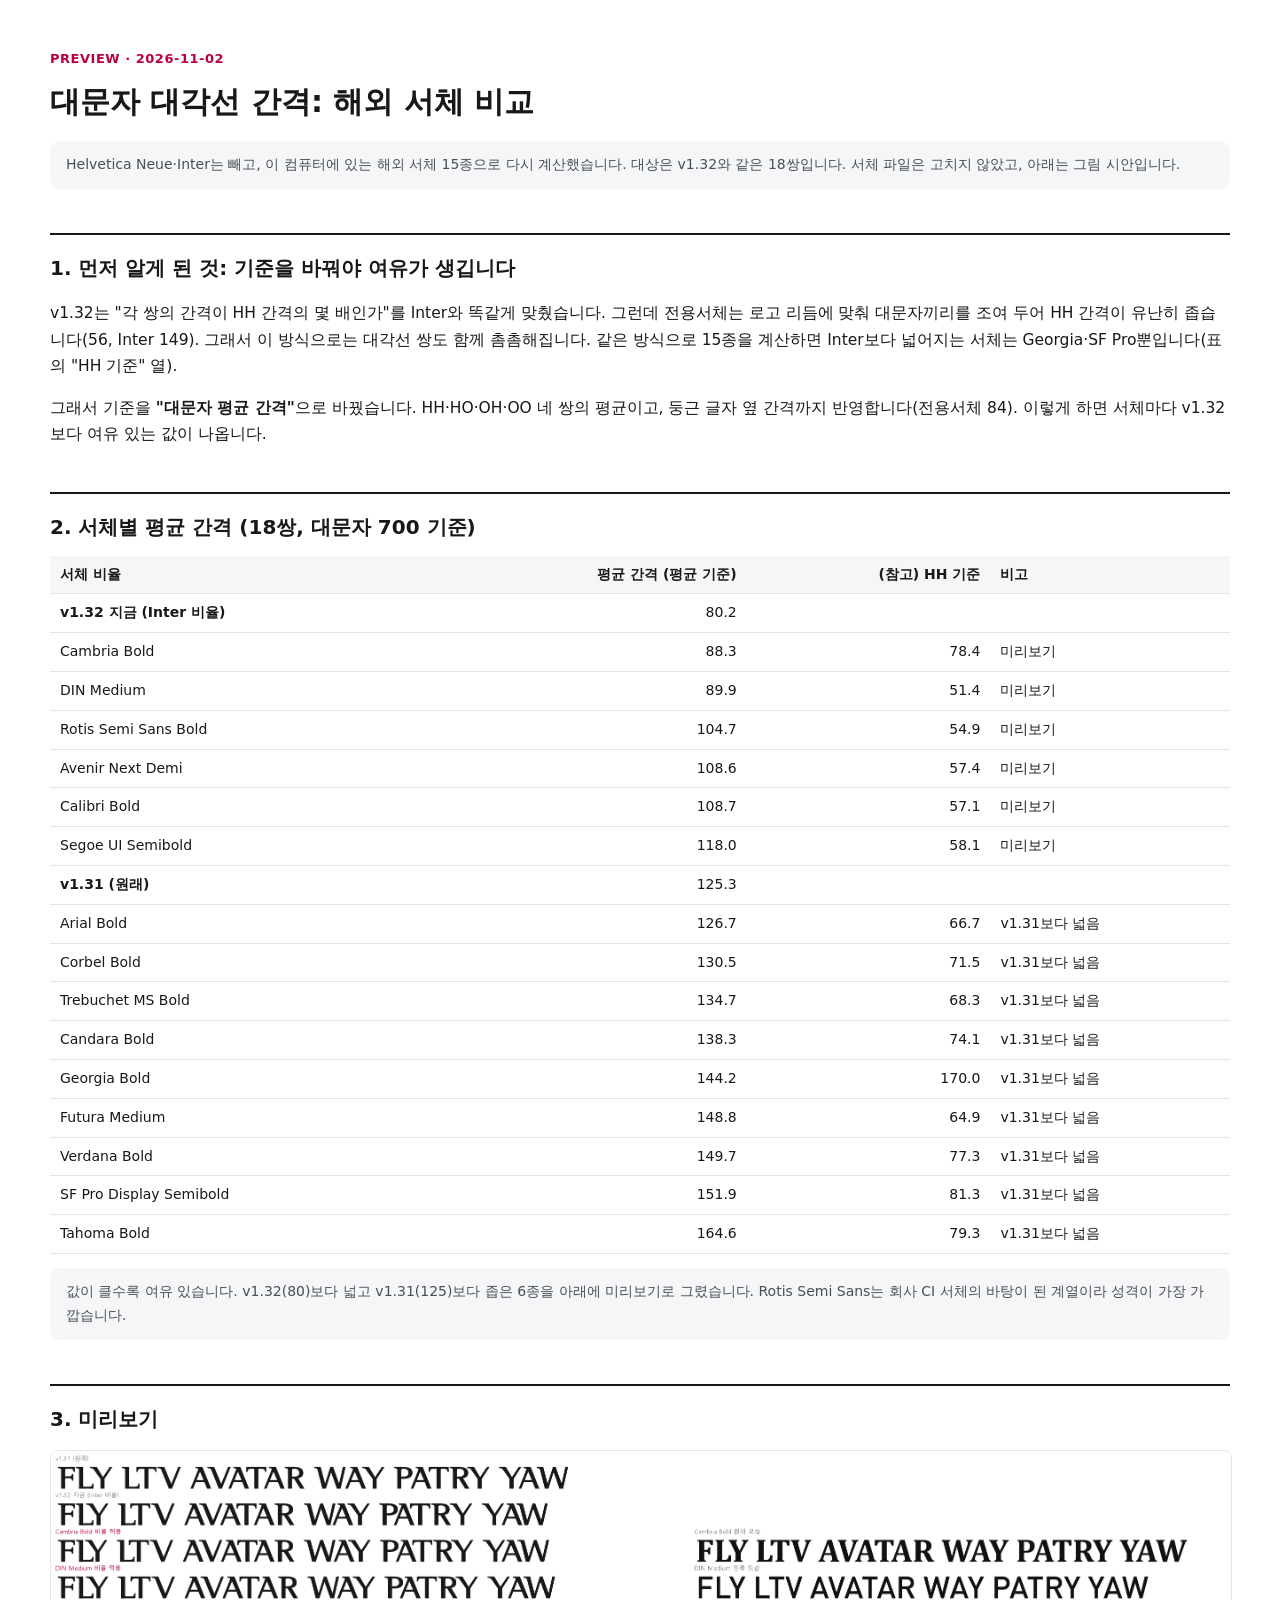
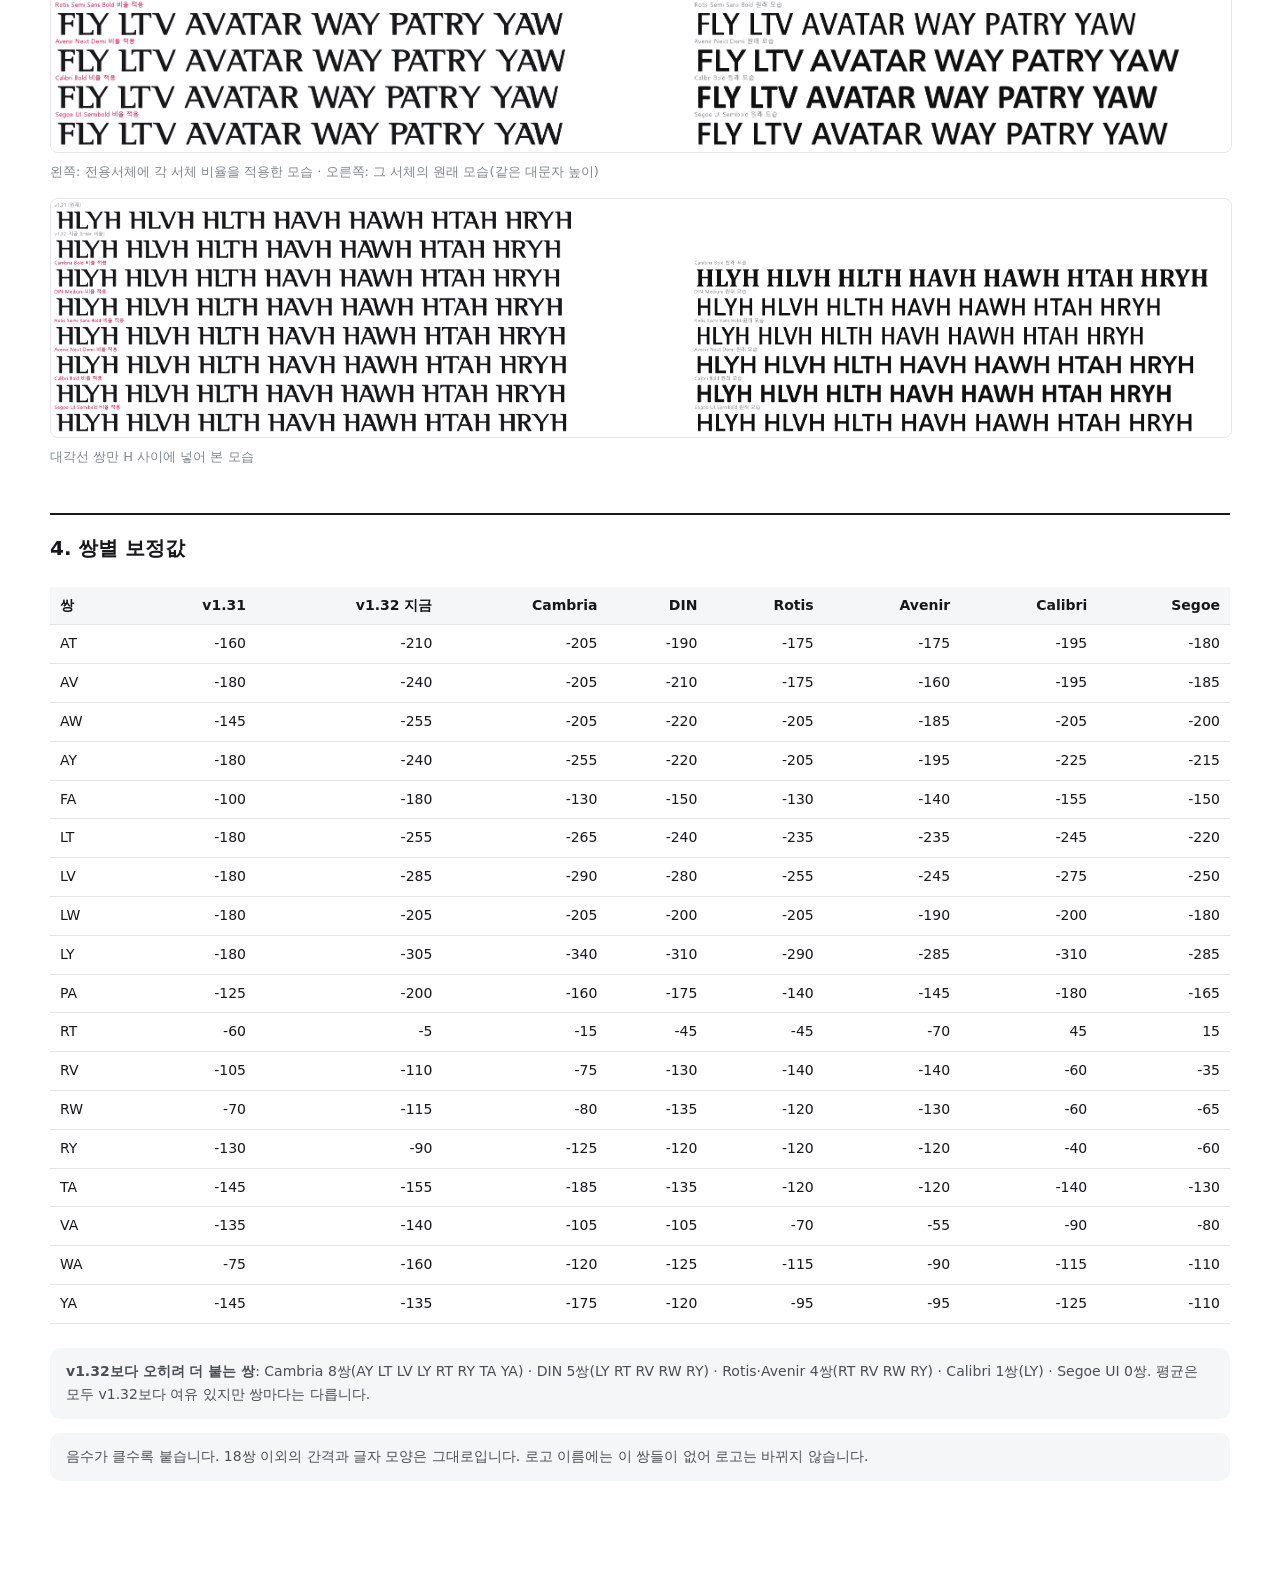
<file: out/font-update/kern-diag-compare/preview.html>
<!doctype html>
<html lang="ko">
<head>
<meta charset="utf-8">
<meta name="viewport" content="width=device-width, initial-scale=1">
<title>대각선 간격 비교</title>
<style>
  :root { --bg:#fff; --soft:#f5f6f7; --line:#e3e5e8; --ink:#17181a; --ink-2:#4a4f55; --ink-3:#80868d; --red:#B9023D;
          --text:"Pretendard","Malgun Gothic",system-ui,sans-serif; }
  body { margin:0; background:var(--bg); color:var(--ink); font-family:var(--text); line-height:1.7; font-size:15.5px; }
  .wrap { max-width:1180px; margin:0 auto; padding:48px 24px 80px; }
  .kicker { color:var(--red); font-weight:700; font-size:13px; letter-spacing:.04em; }
  h1 { font-size:30px; margin:6px 0 4px; }
  h2 { font-size:20px; margin:44px 0 12px; padding-top:16px; border-top:2px solid var(--ink); }
  .note { background:var(--soft); border-radius:10px; padding:12px 16px; color:var(--ink-2); font-size:14px; }
  table { width:100%; border-collapse:collapse; font-size:14px; margin:10px 0; }
  th, td { text-align:left; padding:7px 10px; border-bottom:1px solid var(--line); vertical-align:top; }
  th { background:var(--soft); }
  td.num, th.num { text-align:right; font-variant-numeric:tabular-nums; }
  figure { margin:14px 0; }
  figure img { width:100%; border:1px solid var(--line); border-radius:8px; background:#fff; }
  figcaption { color:var(--ink-3); font-size:13px; }
  .scroll { overflow-x:auto; }
  @media (max-width:760px) { .wrap { padding:32px 16px 64px; } }
</style>
</head>
<body>
<div class="wrap">
  <div class="kicker">PREVIEW · 2026-11-02</div>
  <h1>대문자 대각선 간격: 해외 서체 비교</h1>
  <p class="note">Helvetica Neue·Inter는 빼고, 이 컴퓨터에 있는 해외 서체 15종으로 다시 계산했습니다. 대상은 v1.32와 같은 18쌍입니다. 서체 파일은 고치지 않았고, 아래는 그림 시안입니다.</p>

  <h2>1. 먼저 알게 된 것: 기준을 바꿔야 여유가 생깁니다</h2>
  <p>v1.32는 "각 쌍의 간격이 HH 간격의 몇 배인가"를 Inter와 똑같게 맞췄습니다. 그런데 전용서체는 로고 리듬에 맞춰 대문자끼리를 조여 두어 HH 간격이 유난히 좁습니다(56, Inter 149). 그래서 이 방식으로는 대각선 쌍도 함께 촘촘해집니다. 같은 방식으로 15종을 계산하면 Inter보다 넓어지는 서체는 Georgia·SF Pro뿐입니다(표의 "HH 기준" 열).</p>
  <p>그래서 기준을 <b>"대문자 평균 간격"</b>으로 바꿨습니다. HH·HO·OH·OO 네 쌍의 평균이고, 둥근 글자 옆 간격까지 반영합니다(전용서체 84). 이렇게 하면 서체마다 v1.32보다 여유 있는 값이 나옵니다.</p>

  <h2>2. 서체별 평균 간격 (18쌍, 대문자 700 기준)</h2>
  <table>
    <tr><th>서체 비율</th><th class="num">평균 간격 (평균 기준)</th><th class="num">(참고) HH 기준</th><th>비고</th></tr>
    <tr><td><b>v1.32 지금 (Inter 비율)</b></td><td class="num">80.2</td><td class="num"></td><td></td></tr>
    <tr><td>Cambria Bold</td><td class="num">88.3</td><td class="num">78.4</td><td>미리보기</td></tr>
    <tr><td>DIN Medium</td><td class="num">89.9</td><td class="num">51.4</td><td>미리보기</td></tr>
    <tr><td>Rotis Semi Sans Bold</td><td class="num">104.7</td><td class="num">54.9</td><td>미리보기</td></tr>
    <tr><td>Avenir Next Demi</td><td class="num">108.6</td><td class="num">57.4</td><td>미리보기</td></tr>
    <tr><td>Calibri Bold</td><td class="num">108.7</td><td class="num">57.1</td><td>미리보기</td></tr>
    <tr><td>Segoe UI Semibold</td><td class="num">118.0</td><td class="num">58.1</td><td>미리보기</td></tr>
    <tr><td><b>v1.31 (원래)</b></td><td class="num">125.3</td><td class="num"></td><td></td></tr>
    <tr><td>Arial Bold</td><td class="num">126.7</td><td class="num">66.7</td><td>v1.31보다 넓음</td></tr>
    <tr><td>Corbel Bold</td><td class="num">130.5</td><td class="num">71.5</td><td>v1.31보다 넓음</td></tr>
    <tr><td>Trebuchet MS Bold</td><td class="num">134.7</td><td class="num">68.3</td><td>v1.31보다 넓음</td></tr>
    <tr><td>Candara Bold</td><td class="num">138.3</td><td class="num">74.1</td><td>v1.31보다 넓음</td></tr>
    <tr><td>Georgia Bold</td><td class="num">144.2</td><td class="num">170.0</td><td>v1.31보다 넓음</td></tr>
    <tr><td>Futura Medium</td><td class="num">148.8</td><td class="num">64.9</td><td>v1.31보다 넓음</td></tr>
    <tr><td>Verdana Bold</td><td class="num">149.7</td><td class="num">77.3</td><td>v1.31보다 넓음</td></tr>
    <tr><td>SF Pro Display Semibold</td><td class="num">151.9</td><td class="num">81.3</td><td>v1.31보다 넓음</td></tr>
    <tr><td>Tahoma Bold</td><td class="num">164.6</td><td class="num">79.3</td><td>v1.31보다 넓음</td></tr>
  </table>
  <p class="note">값이 클수록 여유 있습니다. v1.32(80)보다 넓고 v1.31(125)보다 좁은 6종을 아래에 미리보기로 그렸습니다. Rotis Semi Sans는 회사 CI 서체의 바탕이 된 계열이라 성격이 가장 가깝습니다.</p>

  <h2>3. 미리보기</h2>
  <figure><img src="compare-words.png" alt="대문자 단어 비교"><figcaption>왼쪽: 전용서체에 각 서체 비율을 적용한 모습 · 오른쪽: 그 서체의 원래 모습(같은 대문자 높이)</figcaption></figure>
  <figure><img src="compare-pairs.png" alt="대각선 쌍 비교"><figcaption>대각선 쌍만 H 사이에 넣어 본 모습</figcaption></figure>

  <h2>4. 쌍별 보정값</h2>
  <div class="scroll"><table>
    <tr><th>쌍</th><th class="num">v1.31</th><th class="num">v1.32 지금</th><th class="num">Cambria</th><th class="num">DIN</th><th class="num">Rotis</th><th class="num">Avenir</th><th class="num">Calibri</th><th class="num">Segoe</th></tr>
    <tr><td>AT</td><td class="num">-160</td><td class="num">-210</td><td class="num">-205</td><td class="num">-190</td><td class="num">-175</td><td class="num">-175</td><td class="num">-195</td><td class="num">-180</td></tr>
    <tr><td>AV</td><td class="num">-180</td><td class="num">-240</td><td class="num">-205</td><td class="num">-210</td><td class="num">-175</td><td class="num">-160</td><td class="num">-195</td><td class="num">-185</td></tr>
    <tr><td>AW</td><td class="num">-145</td><td class="num">-255</td><td class="num">-205</td><td class="num">-220</td><td class="num">-205</td><td class="num">-185</td><td class="num">-205</td><td class="num">-200</td></tr>
    <tr><td>AY</td><td class="num">-180</td><td class="num">-240</td><td class="num">-255</td><td class="num">-220</td><td class="num">-205</td><td class="num">-195</td><td class="num">-225</td><td class="num">-215</td></tr>
    <tr><td>FA</td><td class="num">-100</td><td class="num">-180</td><td class="num">-130</td><td class="num">-150</td><td class="num">-130</td><td class="num">-140</td><td class="num">-155</td><td class="num">-150</td></tr>
    <tr><td>LT</td><td class="num">-180</td><td class="num">-255</td><td class="num">-265</td><td class="num">-240</td><td class="num">-235</td><td class="num">-235</td><td class="num">-245</td><td class="num">-220</td></tr>
    <tr><td>LV</td><td class="num">-180</td><td class="num">-285</td><td class="num">-290</td><td class="num">-280</td><td class="num">-255</td><td class="num">-245</td><td class="num">-275</td><td class="num">-250</td></tr>
    <tr><td>LW</td><td class="num">-180</td><td class="num">-205</td><td class="num">-205</td><td class="num">-200</td><td class="num">-205</td><td class="num">-190</td><td class="num">-200</td><td class="num">-180</td></tr>
    <tr><td>LY</td><td class="num">-180</td><td class="num">-305</td><td class="num">-340</td><td class="num">-310</td><td class="num">-290</td><td class="num">-285</td><td class="num">-310</td><td class="num">-285</td></tr>
    <tr><td>PA</td><td class="num">-125</td><td class="num">-200</td><td class="num">-160</td><td class="num">-175</td><td class="num">-140</td><td class="num">-145</td><td class="num">-180</td><td class="num">-165</td></tr>
    <tr><td>RT</td><td class="num">-60</td><td class="num">-5</td><td class="num">-15</td><td class="num">-45</td><td class="num">-45</td><td class="num">-70</td><td class="num">45</td><td class="num">15</td></tr>
    <tr><td>RV</td><td class="num">-105</td><td class="num">-110</td><td class="num">-75</td><td class="num">-130</td><td class="num">-140</td><td class="num">-140</td><td class="num">-60</td><td class="num">-35</td></tr>
    <tr><td>RW</td><td class="num">-70</td><td class="num">-115</td><td class="num">-80</td><td class="num">-135</td><td class="num">-120</td><td class="num">-130</td><td class="num">-60</td><td class="num">-65</td></tr>
    <tr><td>RY</td><td class="num">-130</td><td class="num">-90</td><td class="num">-125</td><td class="num">-120</td><td class="num">-120</td><td class="num">-120</td><td class="num">-40</td><td class="num">-60</td></tr>
    <tr><td>TA</td><td class="num">-145</td><td class="num">-155</td><td class="num">-185</td><td class="num">-135</td><td class="num">-120</td><td class="num">-120</td><td class="num">-140</td><td class="num">-130</td></tr>
    <tr><td>VA</td><td class="num">-135</td><td class="num">-140</td><td class="num">-105</td><td class="num">-105</td><td class="num">-70</td><td class="num">-55</td><td class="num">-90</td><td class="num">-80</td></tr>
    <tr><td>WA</td><td class="num">-75</td><td class="num">-160</td><td class="num">-120</td><td class="num">-125</td><td class="num">-115</td><td class="num">-90</td><td class="num">-115</td><td class="num">-110</td></tr>
    <tr><td>YA</td><td class="num">-145</td><td class="num">-135</td><td class="num">-175</td><td class="num">-120</td><td class="num">-95</td><td class="num">-95</td><td class="num">-125</td><td class="num">-110</td></tr>
  </table></div>
  <p class="note"><b>v1.32보다 오히려 더 붙는 쌍</b>: Cambria 8쌍(AY LT LV LY RT RY TA YA) · DIN 5쌍(LY RT RV RW RY) · Rotis·Avenir 4쌍(RT RV RW RY) · Calibri 1쌍(LY) · Segoe UI 0쌍. 평균은 모두 v1.32보다 여유 있지만 쌍마다는 다릅니다.</p>
  <p class="note">음수가 클수록 붙습니다. 18쌍 이외의 간격과 글자 모양은 그대로입니다. 로고 이름에는 이 쌍들이 없어 로고는 바뀌지 않습니다.</p>
</div>
</body>
</html>
</file>
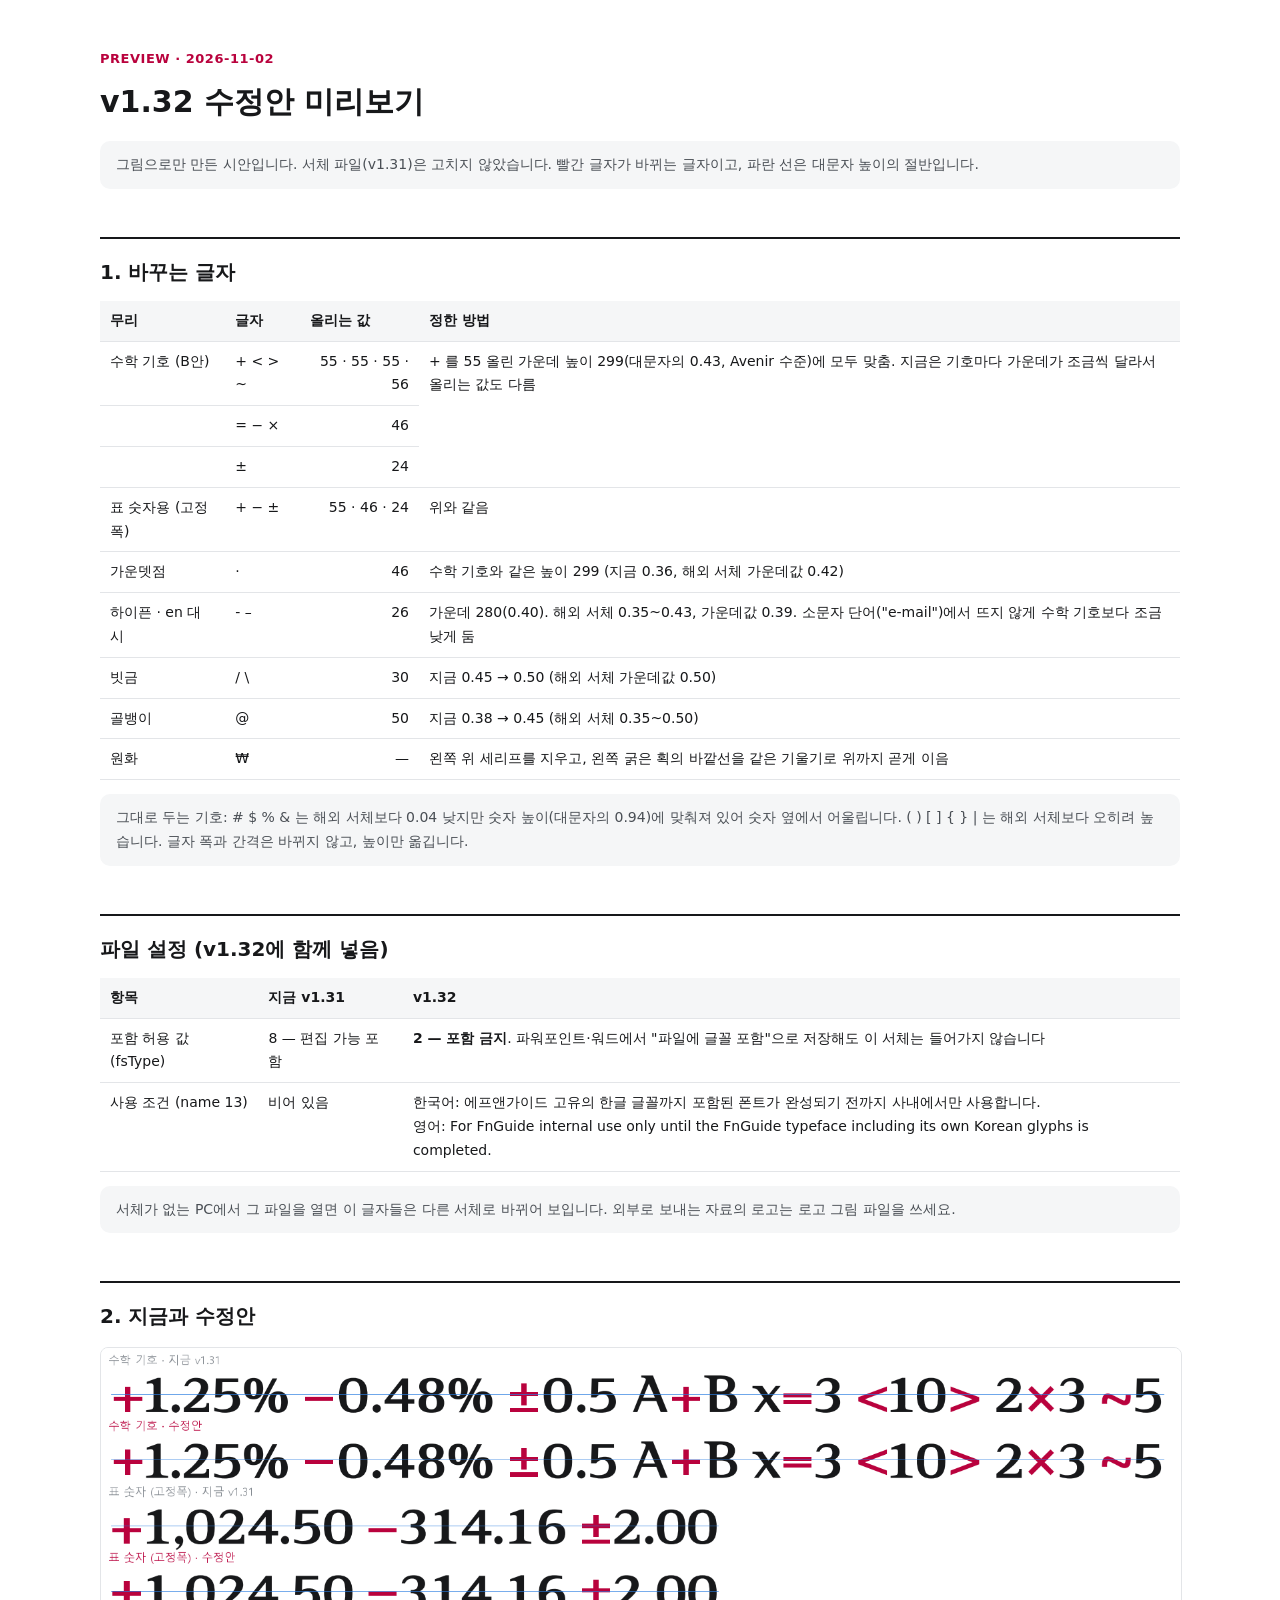
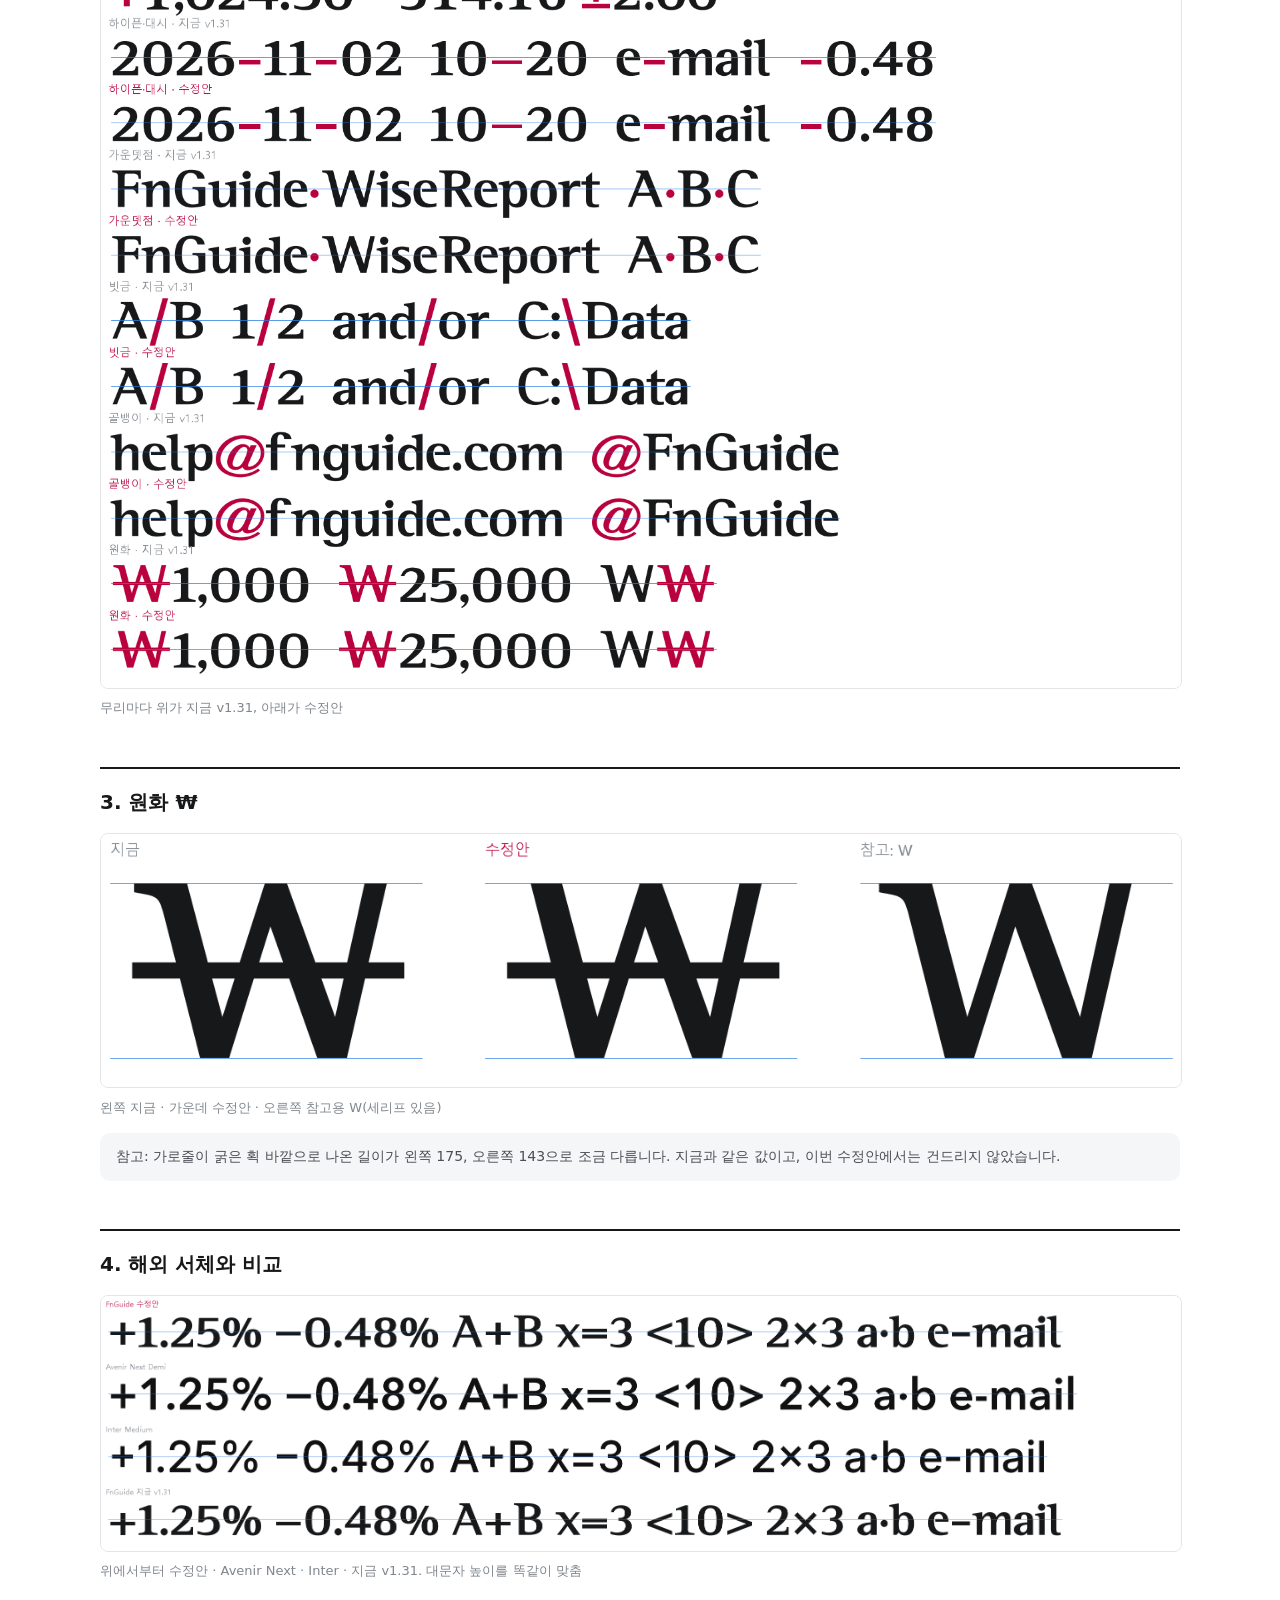
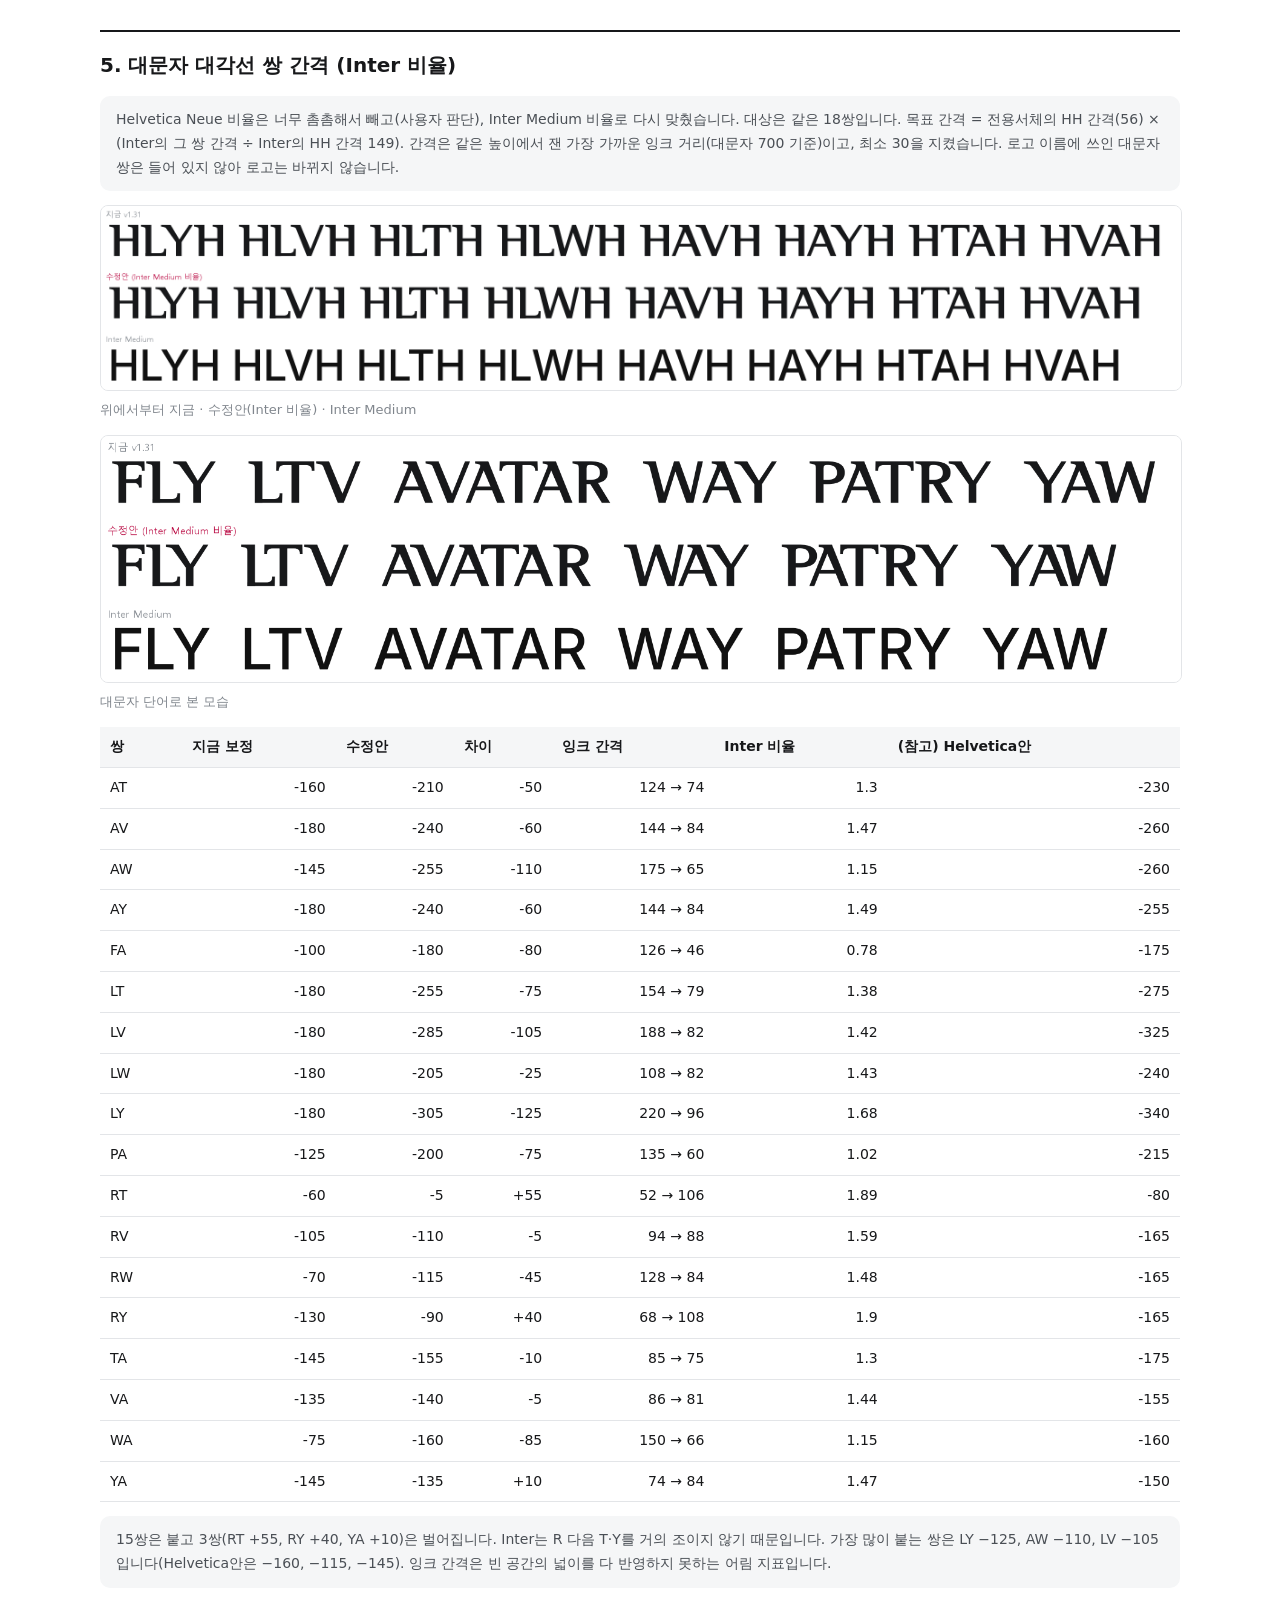
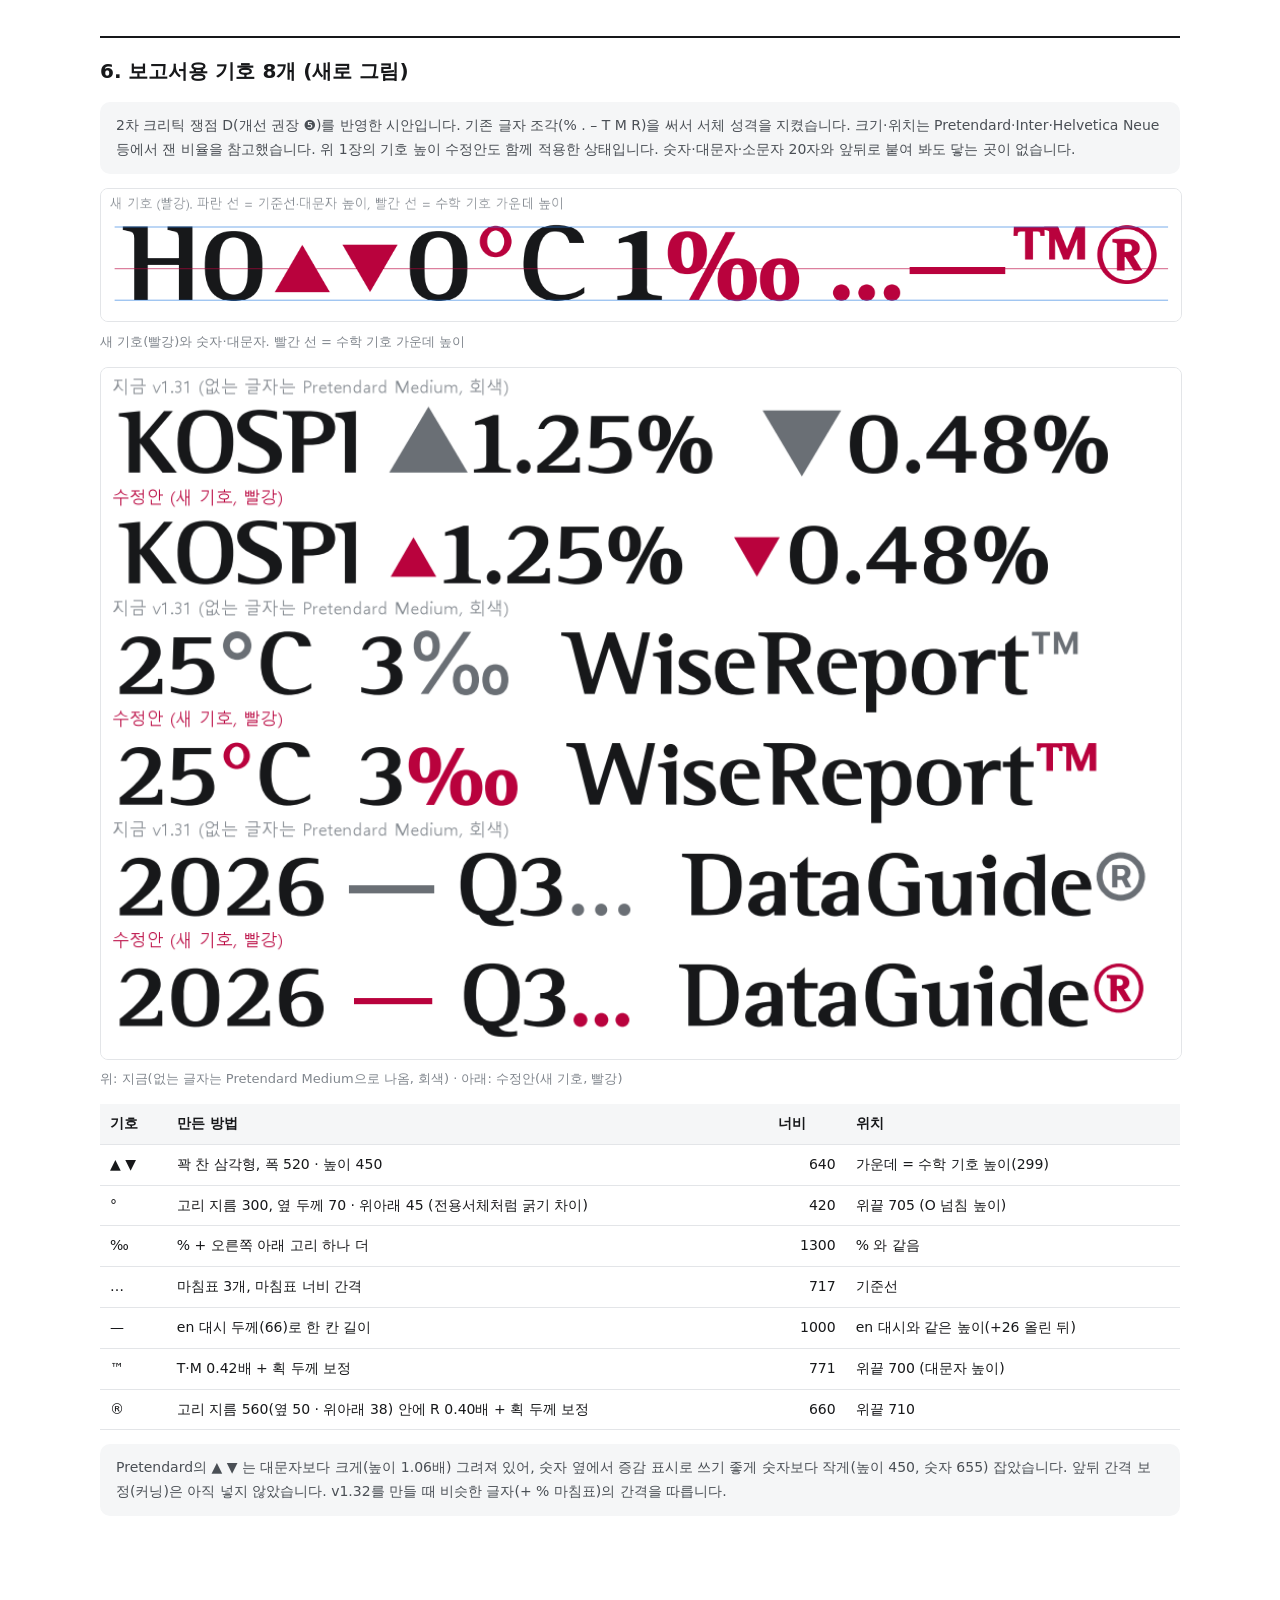
<file: out/font-update/v1.32-preview/preview.html>
<!doctype html>
<html lang="ko">
<head>
<meta charset="utf-8">
<meta name="viewport" content="width=device-width, initial-scale=1">
<title>기호 수정안 미리보기</title>
<style>
  :root { --bg:#fff; --soft:#f5f6f7; --line:#e3e5e8; --ink:#17181a; --ink-2:#4a4f55; --ink-3:#80868d; --red:#B9023D;
          --text:"Pretendard","Malgun Gothic",system-ui,sans-serif; }
  body { margin:0; background:var(--bg); color:var(--ink); font-family:var(--text); line-height:1.7; font-size:15.5px; }
  .wrap { max-width:1080px; margin:0 auto; padding:48px 24px 80px; }
  .kicker { color:var(--red); font-weight:700; font-size:13px; letter-spacing:.04em; }
  h1 { font-size:30px; margin:6px 0 4px; }
  h2 { font-size:20px; margin:48px 0 12px; padding-top:16px; border-top:2px solid var(--ink); }
  .note { background:var(--soft); border-radius:10px; padding:12px 16px; color:var(--ink-2); font-size:14px; }
  table { width:100%; border-collapse:collapse; font-size:14px; margin:10px 0; }
  th, td { text-align:left; padding:8px 10px; border-bottom:1px solid var(--line); vertical-align:top; }
  th { background:var(--soft); }
  td.num { text-align:right; font-variant-numeric:tabular-nums; }
  figure { margin:14px 0; }
  figure img { width:100%; border:1px solid var(--line); border-radius:8px; background:#fff; }
  figcaption { color:var(--ink-3); font-size:13px; }
  @media (max-width:760px) { .wrap { padding:32px 16px 64px; } table { display:block; overflow-x:auto; } }
</style>
</head>
<body>
<div class="wrap">
  <div class="kicker">PREVIEW · 2026-11-02</div>
  <h1>v1.32 수정안 미리보기</h1>
  <p class="note">그림으로만 만든 시안입니다. 서체 파일(v1.31)은 고치지 않았습니다. 빨간 글자가 바뀌는 글자이고, 파란 선은 대문자 높이의 절반입니다.</p>

  <h2>1. 바꾸는 글자</h2>
  <table>
    <tr><th>무리</th><th>글자</th><th class="num">올리는 값</th><th>정한 방법</th></tr>
    <tr><td>수학 기호 (B안)</td><td>+ &lt; &gt; ~</td><td class="num">55 · 55 · 55 · 56</td><td rowspan="3">+ 를 55 올린 가운데 높이 299(대문자의 0.43, Avenir 수준)에 모두 맞춤. 지금은 기호마다 가운데가 조금씩 달라서 올리는 값도 다름</td></tr>
    <tr><td></td><td>= − ×</td><td class="num">46</td></tr>
    <tr><td></td><td>±</td><td class="num">24</td></tr>
    <tr><td>표 숫자용 (고정폭)</td><td>+ − ±</td><td class="num">55 · 46 · 24</td><td>위와 같음</td></tr>
    <tr><td>가운뎃점</td><td>·</td><td class="num">46</td><td>수학 기호와 같은 높이 299 (지금 0.36, 해외 서체 가운데값 0.42)</td></tr>
    <tr><td>하이픈 · en 대시</td><td>- –</td><td class="num">26</td><td>가운데 280(0.40). 해외 서체 0.35~0.43, 가운데값 0.39. 소문자 단어("e-mail")에서 뜨지 않게 수학 기호보다 조금 낮게 둠</td></tr>
    <tr><td>빗금</td><td>/ \</td><td class="num">30</td><td>지금 0.45 → 0.50 (해외 서체 가운데값 0.50)</td></tr>
    <tr><td>골뱅이</td><td>@</td><td class="num">50</td><td>지금 0.38 → 0.45 (해외 서체 0.35~0.50)</td></tr>
    <tr><td>원화</td><td>₩</td><td class="num">—</td><td>왼쪽 위 세리프를 지우고, 왼쪽 굵은 획의 바깥선을 같은 기울기로 위까지 곧게 이음</td></tr>
  </table>
  <p class="note">그대로 두는 기호: # $ % &amp; 는 해외 서체보다 0.04 낮지만 숫자 높이(대문자의 0.94)에 맞춰져 있어 숫자 옆에서 어울립니다. ( ) [ ] { } | 는 해외 서체보다 오히려 높습니다. 글자 폭과 간격은 바뀌지 않고, 높이만 옮깁니다.</p>

  <h2>파일 설정 (v1.32에 함께 넣음)</h2>
  <table>
    <tr><th>항목</th><th>지금 v1.31</th><th>v1.32</th></tr>
    <tr><td>포함 허용 값 (fsType)</td><td>8 — 편집 가능 포함</td><td><b>2 — 포함 금지</b>. 파워포인트·워드에서 "파일에 글꼴 포함"으로 저장해도 이 서체는 들어가지 않습니다</td></tr>
    <tr><td>사용 조건 (name 13)</td><td>비어 있음</td><td>한국어: 에프앤가이드 고유의 한글 글꼴까지 포함된 폰트가 완성되기 전까지 사내에서만 사용합니다.<br>영어: For FnGuide internal use only until the FnGuide typeface including its own Korean glyphs is completed.</td></tr>
  </table>
  <p class="note">서체가 없는 PC에서 그 파일을 열면 이 글자들은 다른 서체로 바뀌어 보입니다. 외부로 보내는 자료의 로고는 로고 그림 파일을 쓰세요.</p>

  <h2>2. 지금과 수정안</h2>
  <figure><img src="p1-before-after.png" alt="기호 수정 전후"><figcaption>무리마다 위가 지금 v1.31, 아래가 수정안</figcaption></figure>

  <h2>3. 원화 ₩</h2>
  <figure><img src="p2-won.png" alt="원화 기호 수정 전후"><figcaption>왼쪽 지금 · 가운데 수정안 · 오른쪽 참고용 W(세리프 있음)</figcaption></figure>
  <p class="note">참고: 가로줄이 굵은 획 바깥으로 나온 길이가 왼쪽 175, 오른쪽 143으로 조금 다릅니다. 지금과 같은 값이고, 이번 수정안에서는 건드리지 않았습니다.</p>

  <h2>4. 해외 서체와 비교</h2>
  <figure><img src="p3-reference.png" alt="해외 서체 비교"><figcaption>위에서부터 수정안 · Avenir Next · Inter · 지금 v1.31. 대문자 높이를 똑같이 맞춤</figcaption></figure>
  <h2>5. 대문자 대각선 쌍 간격 (Inter 비율)</h2>
  <p class="note">Helvetica Neue 비율은 너무 촘촘해서 빼고(사용자 판단), Inter Medium 비율로 다시 맞췄습니다. 대상은 같은 18쌍입니다. 목표 간격 = 전용서체의 HH 간격(56) × (Inter의 그 쌍 간격 ÷ Inter의 HH 간격 149). 간격은 같은 높이에서 잰 가장 가까운 잉크 거리(대문자 700 기준)이고, 최소 30을 지켰습니다. 로고 이름에 쓰인 대문자 쌍은 들어 있지 않아 로고는 바뀌지 않습니다.</p>
  <figure><img src="p4-kern-diag-inter.png" alt="대각선 쌍 비교"><figcaption>위에서부터 지금 · 수정안(Inter 비율) · Inter Medium</figcaption></figure>
  <figure><img src="p5-kern-diag-inter.png" alt="대문자 단어 비교"><figcaption>대문자 단어로 본 모습</figcaption></figure>
  <table>
    <tr><th>쌍</th><th class="num">지금 보정</th><th class="num">수정안</th><th class="num">차이</th><th class="num">잉크 간격</th><th class="num">Inter 비율</th><th class="num">(참고) Helvetica안</th></tr>
    <tr><td>AT</td><td class="num">-160</td><td class="num">-210</td><td class="num">-50</td><td class="num">124 → 74</td><td class="num">1.3</td><td class="num">-230</td></tr>
    <tr><td>AV</td><td class="num">-180</td><td class="num">-240</td><td class="num">-60</td><td class="num">144 → 84</td><td class="num">1.47</td><td class="num">-260</td></tr>
    <tr><td>AW</td><td class="num">-145</td><td class="num">-255</td><td class="num">-110</td><td class="num">175 → 65</td><td class="num">1.15</td><td class="num">-260</td></tr>
    <tr><td>AY</td><td class="num">-180</td><td class="num">-240</td><td class="num">-60</td><td class="num">144 → 84</td><td class="num">1.49</td><td class="num">-255</td></tr>
    <tr><td>FA</td><td class="num">-100</td><td class="num">-180</td><td class="num">-80</td><td class="num">126 → 46</td><td class="num">0.78</td><td class="num">-175</td></tr>
    <tr><td>LT</td><td class="num">-180</td><td class="num">-255</td><td class="num">-75</td><td class="num">154 → 79</td><td class="num">1.38</td><td class="num">-275</td></tr>
    <tr><td>LV</td><td class="num">-180</td><td class="num">-285</td><td class="num">-105</td><td class="num">188 → 82</td><td class="num">1.42</td><td class="num">-325</td></tr>
    <tr><td>LW</td><td class="num">-180</td><td class="num">-205</td><td class="num">-25</td><td class="num">108 → 82</td><td class="num">1.43</td><td class="num">-240</td></tr>
    <tr><td>LY</td><td class="num">-180</td><td class="num">-305</td><td class="num">-125</td><td class="num">220 → 96</td><td class="num">1.68</td><td class="num">-340</td></tr>
    <tr><td>PA</td><td class="num">-125</td><td class="num">-200</td><td class="num">-75</td><td class="num">135 → 60</td><td class="num">1.02</td><td class="num">-215</td></tr>
    <tr><td>RT</td><td class="num">-60</td><td class="num">-5</td><td class="num">+55</td><td class="num">52 → 106</td><td class="num">1.89</td><td class="num">-80</td></tr>
    <tr><td>RV</td><td class="num">-105</td><td class="num">-110</td><td class="num">-5</td><td class="num">94 → 88</td><td class="num">1.59</td><td class="num">-165</td></tr>
    <tr><td>RW</td><td class="num">-70</td><td class="num">-115</td><td class="num">-45</td><td class="num">128 → 84</td><td class="num">1.48</td><td class="num">-165</td></tr>
    <tr><td>RY</td><td class="num">-130</td><td class="num">-90</td><td class="num">+40</td><td class="num">68 → 108</td><td class="num">1.9</td><td class="num">-165</td></tr>
    <tr><td>TA</td><td class="num">-145</td><td class="num">-155</td><td class="num">-10</td><td class="num">85 → 75</td><td class="num">1.3</td><td class="num">-175</td></tr>
    <tr><td>VA</td><td class="num">-135</td><td class="num">-140</td><td class="num">-5</td><td class="num">86 → 81</td><td class="num">1.44</td><td class="num">-155</td></tr>
    <tr><td>WA</td><td class="num">-75</td><td class="num">-160</td><td class="num">-85</td><td class="num">150 → 66</td><td class="num">1.15</td><td class="num">-160</td></tr>
    <tr><td>YA</td><td class="num">-145</td><td class="num">-135</td><td class="num">+10</td><td class="num">74 → 84</td><td class="num">1.47</td><td class="num">-150</td></tr>
  </table>
  <p class="note">15쌍은 붙고 3쌍(RT +55, RY +40, YA +10)은 벌어집니다. Inter는 R 다음 T·Y를 거의 조이지 않기 때문입니다. 가장 많이 붙는 쌍은 LY −125, AW −110, LV −105입니다(Helvetica안은 −160, −115, −145). 잉크 간격은 빈 공간의 넓이를 다 반영하지 못하는 어림 지표입니다.</p>
  <h2>6. 보고서용 기호 8개 (새로 그림)</h2>
  <p class="note">2차 크리틱 쟁점 D(개선 권장 ❺)를 반영한 시안입니다. 기존 글자 조각(% . – T M R)을 써서 서체 성격을 지켰습니다. 크기·위치는 Pretendard·Inter·Helvetica Neue 등에서 잰 비율을 참고했습니다. 위 1장의 기호 높이 수정안도 함께 적용한 상태입니다. 숫자·대문자·소문자 20자와 앞뒤로 붙여 봐도 닿는 곳이 없습니다.</p>
  <figure><img src="n1-new-glyphs.png" alt="새 기호 확대"><figcaption>새 기호(빨강)와 숫자·대문자. 빨간 선 = 수학 기호 가운데 높이</figcaption></figure>
  <figure><img src="n2-sentences.png" alt="새 기호 문장 예시"><figcaption>위: 지금(없는 글자는 Pretendard Medium으로 나옴, 회색) · 아래: 수정안(새 기호, 빨강)</figcaption></figure>
  <table>
    <tr><th>기호</th><th>만든 방법</th><th class="num">너비</th><th>위치</th></tr>
    <tr><td>▲ ▼</td><td>꽉 찬 삼각형, 폭 520 · 높이 450</td><td class="num">640</td><td>가운데 = 수학 기호 높이(299)</td></tr>
    <tr><td>°</td><td>고리 지름 300, 옆 두께 70 · 위아래 45 (전용서체처럼 굵기 차이)</td><td class="num">420</td><td>위끝 705 (O 넘침 높이)</td></tr>
    <tr><td>‰</td><td>% + 오른쪽 아래 고리 하나 더</td><td class="num">1300</td><td>% 와 같음</td></tr>
    <tr><td>…</td><td>마침표 3개, 마침표 너비 간격</td><td class="num">717</td><td>기준선</td></tr>
    <tr><td>—</td><td>en 대시 두께(66)로 한 칸 길이</td><td class="num">1000</td><td>en 대시와 같은 높이(+26 올린 뒤)</td></tr>
    <tr><td>™</td><td>T·M 0.42배 + 획 두께 보정</td><td class="num">771</td><td>위끝 700 (대문자 높이)</td></tr>
    <tr><td>®</td><td>고리 지름 560(옆 50 · 위아래 38) 안에 R 0.40배 + 획 두께 보정</td><td class="num">660</td><td>위끝 710</td></tr>
  </table>
  <p class="note">Pretendard의 ▲ ▼ 는 대문자보다 크게(높이 1.06배) 그려져 있어, 숫자 옆에서 증감 표시로 쓰기 좋게 숫자보다 작게(높이 450, 숫자 655) 잡았습니다. 앞뒤 간격 보정(커닝)은 아직 넣지 않았습니다. v1.32를 만들 때 비슷한 글자(+ % 마침표)의 간격을 따릅니다.</p>
</div>
</body>
</html>
</file>
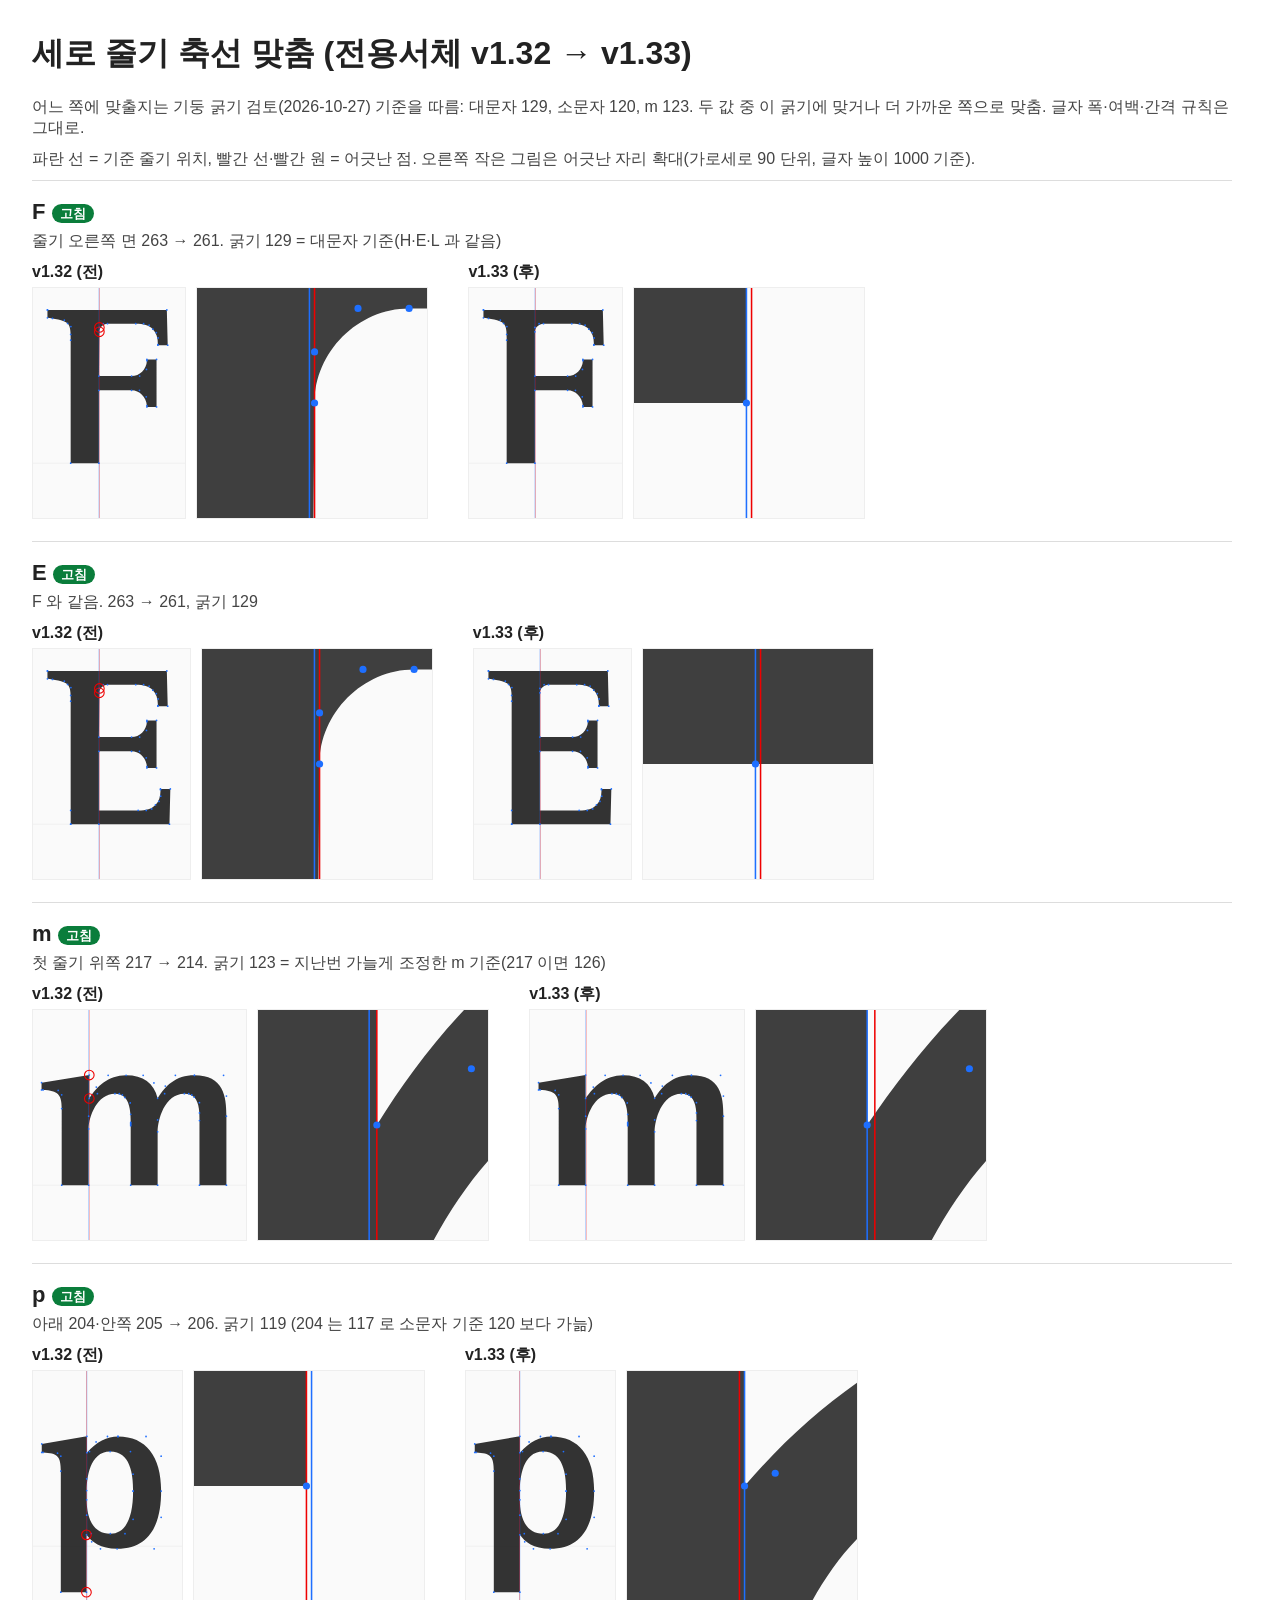
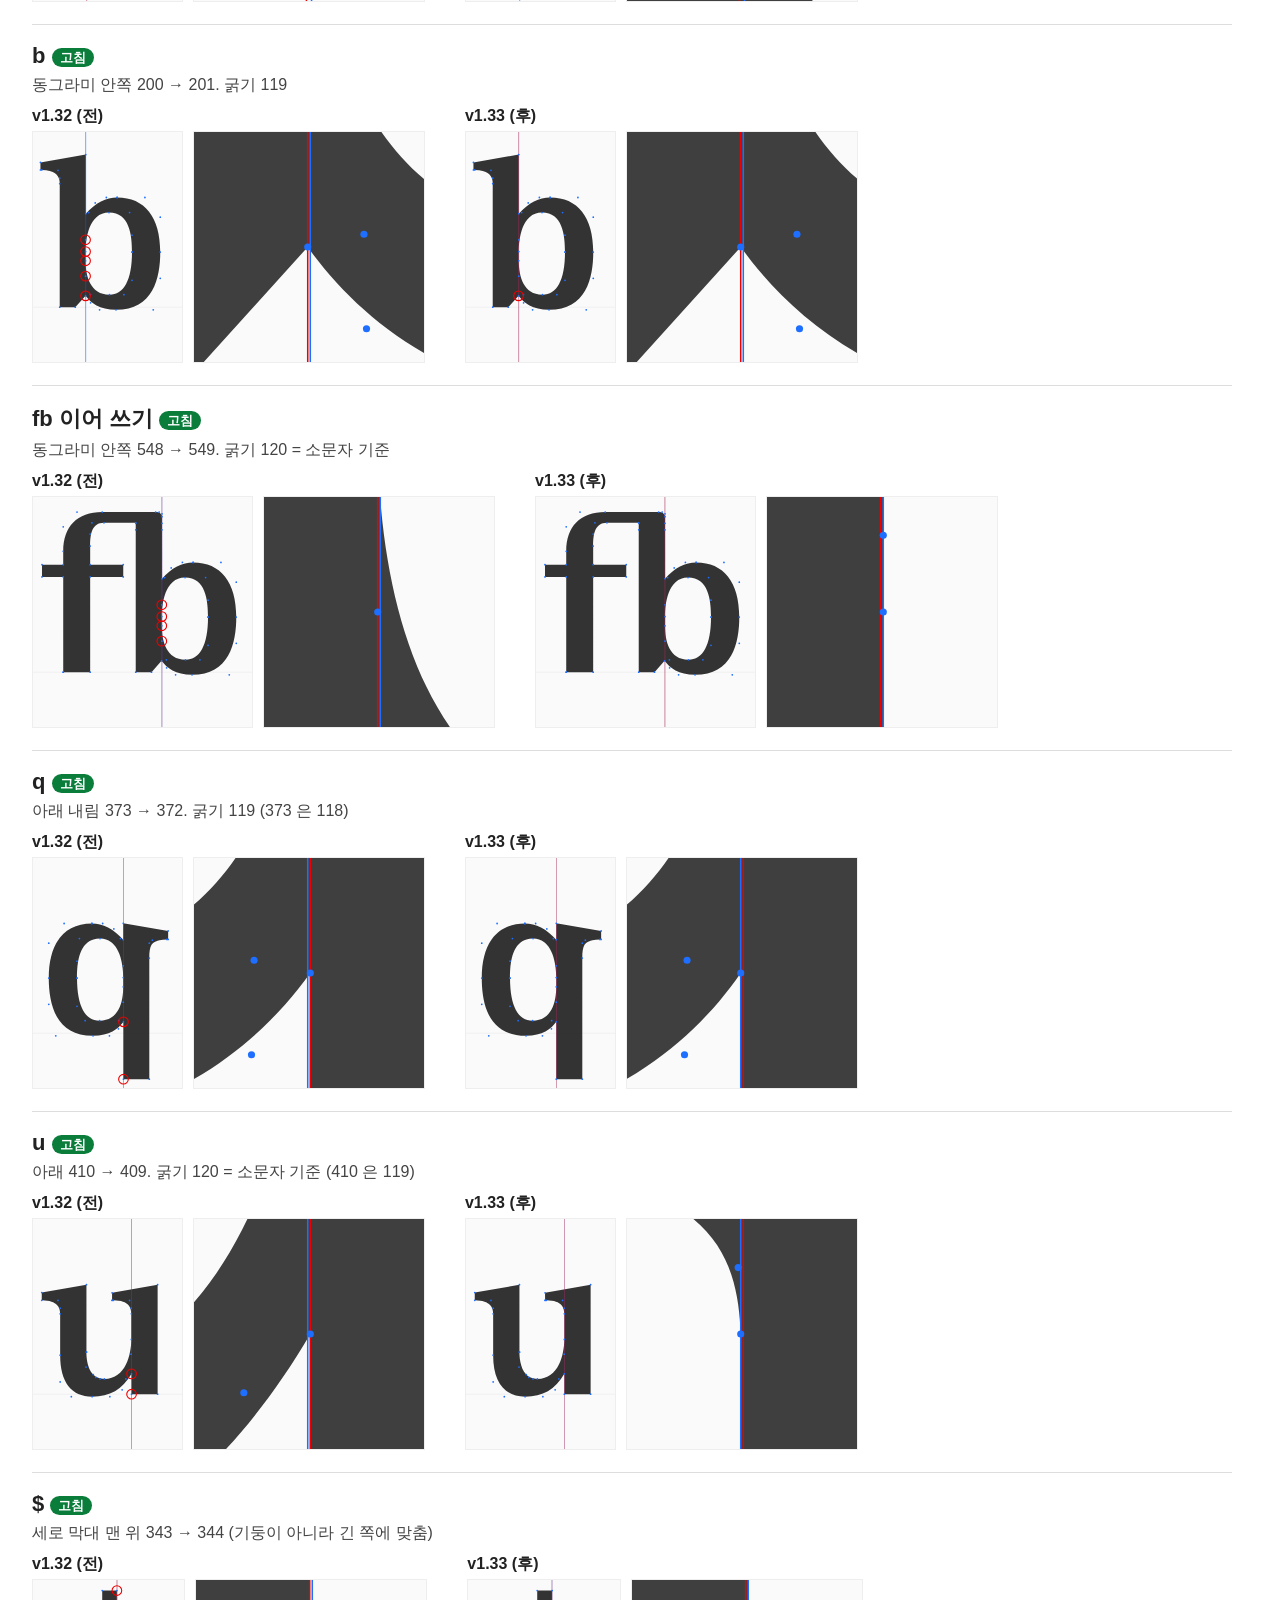
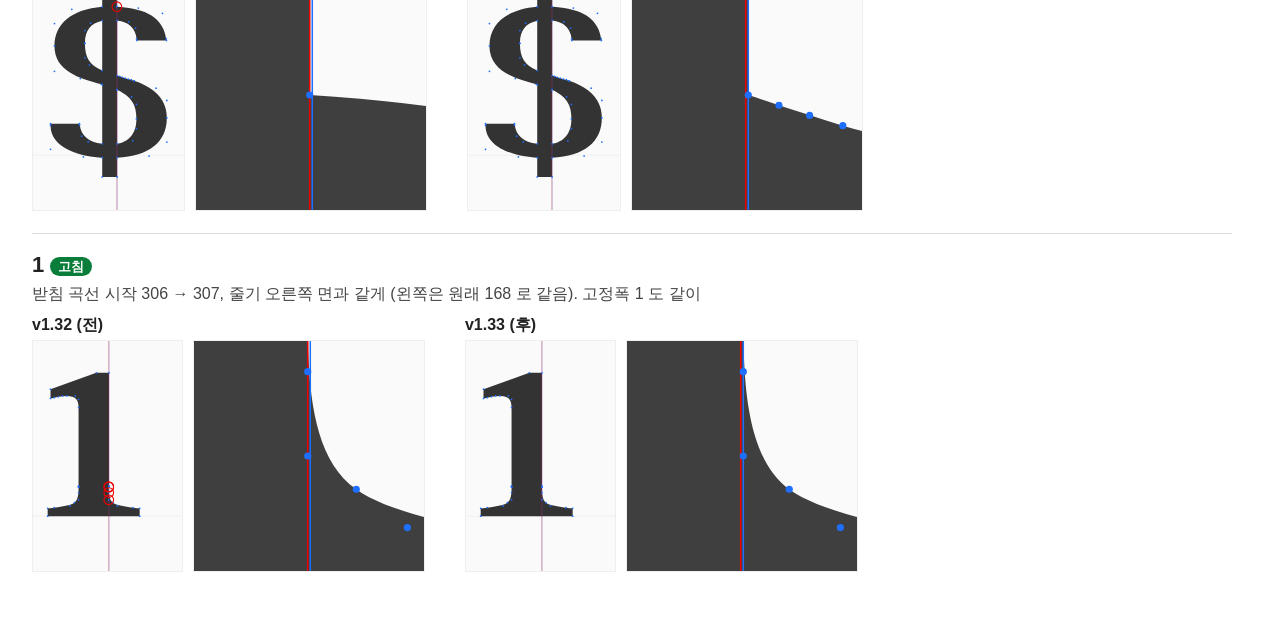
<file: out/font-update/v1.33-preview/axis.html>
<!doctype html><meta charset="utf-8"><title>세로 줄기 축선 점검</title>
<style>body{font-family:Pretendard,'Malgun Gothic',sans-serif;margin:32px;color:#222;background:#fff;max-width:1200px}
section{border-top:1px solid #ddd;padding:18px 0}h2{margin:0 0 6px;font-size:22px}h2 span{color:#fff;font-size:13px;padding:2px 8px;border-radius:10px;vertical-align:middle}
p{margin:0 0 10px;color:#444}svg{background:#fafafa;margin-right:10px;border:1px solid #eee}.pair{display:flex;gap:30px;flex-wrap:wrap}.pair b{display:block;margin-bottom:4px}</style>
<h1>세로 줄기 축선 맞춤 (전용서체 v1.32 → v1.33)</h1>
<p>어느 쪽에 맞출지는 기둥 굵기 검토(2026-10-27) 기준을 따름: 대문자 129, 소문자 120, m 123. 두 값 중 이 굵기에 맞거나 더 가까운 쪽으로 맞춤. 글자 폭·여백·간격 규칙은 그대로.</p>
<p>파란 선 = 기준 줄기 위치, 빨간 선·빨간 원 = 어긋난 점. 오른쪽 작은 그림은 어긋난 자리 확대(가로세로 90 단위, 글자 높이 1000 기준).</p>
<section><h2>F <span style="background:#0a7d3b">고침</span></h2><p>줄기 오른쪽 면 263 → 261. 굵기 129 = 대문자 기준(H·E·L 과 같음)</p><div class="pair"><div><b>v1.32 (전)</b><svg viewBox="-40 -800 696 1050" height="230"><g transform="scale(1,-1)"><line x1="-40" x2="696" y1="0" y2="0" stroke="#ccc"/><path d="M26 700V664C49 661 103 653 118 638C133 624 132 588 132 562V0H261V333H410C446 333 477 303 480 263V257H524V474H480V468C478 428 447 398 410 398H261L263 600C263 620 280 637 300 637H429C465 637 490 630 507 612C523 596 531 572 530 542V539H575L571 700H26Z" fill="#111" opacity=".85"/><line x1="261" x2="261" y1="-250" y2="800" stroke="#1e6fff" stroke-width="2" opacity=".7"/><line x1="263" x2="263" y1="-250" y2="800" stroke="#e00" stroke-width="2" opacity=".7"/><circle cx="26" cy="700" r="4" fill="#1e6fff"/><circle cx="26" cy="664" r="4" fill="#1e6fff"/><circle cx="49" cy="661" r="4" fill="#1e6fff"/><circle cx="103" cy="653" r="4" fill="#1e6fff"/><circle cx="118" cy="638" r="4" fill="#1e6fff"/><circle cx="133" cy="624" r="4" fill="#1e6fff"/><circle cx="132" cy="588" r="4" fill="#1e6fff"/><circle cx="132" cy="562" r="4" fill="#1e6fff"/><circle cx="132" cy="0" r="4" fill="#1e6fff"/><circle cx="261" cy="0" r="4" fill="#1e6fff"/><circle cx="261" cy="333" r="4" fill="#1e6fff"/><circle cx="410" cy="333" r="4" fill="#1e6fff"/><circle cx="446" cy="333" r="4" fill="#1e6fff"/><circle cx="477" cy="303" r="4" fill="#1e6fff"/><circle cx="480" cy="263" r="4" fill="#1e6fff"/><circle cx="480" cy="257" r="4" fill="#1e6fff"/><circle cx="524" cy="257" r="4" fill="#1e6fff"/><circle cx="524" cy="474" r="4" fill="#1e6fff"/><circle cx="480" cy="474" r="4" fill="#1e6fff"/><circle cx="480" cy="468" r="4" fill="#1e6fff"/><circle cx="478" cy="428" r="4" fill="#1e6fff"/><circle cx="447" cy="398" r="4" fill="#1e6fff"/><circle cx="410" cy="398" r="4" fill="#1e6fff"/><circle cx="261" cy="398" r="4" fill="#1e6fff"/><circle cx="263" cy="600" r="4" fill="#1e6fff"/><circle cx="263" cy="620" r="4" fill="#1e6fff"/><circle cx="280" cy="637" r="4" fill="#1e6fff"/><circle cx="300" cy="637" r="4" fill="#1e6fff"/><circle cx="429" cy="637" r="4" fill="#1e6fff"/><circle cx="465" cy="637" r="4" fill="#1e6fff"/><circle cx="490" cy="630" r="4" fill="#1e6fff"/><circle cx="507" cy="612" r="4" fill="#1e6fff"/><circle cx="523" cy="596" r="4" fill="#1e6fff"/><circle cx="531" cy="572" r="4" fill="#1e6fff"/><circle cx="530" cy="542" r="4" fill="#1e6fff"/><circle cx="530" cy="539" r="4" fill="#1e6fff"/><circle cx="575" cy="539" r="4" fill="#1e6fff"/><circle cx="571" cy="700" r="4" fill="#1e6fff"/><circle cx="26" cy="700" r="4" fill="#1e6fff"/><circle cx="263" cy="600" r="22" fill="none" stroke="#e00" stroke-width="5"/><circle cx="263" cy="620" r="22" fill="none" stroke="#e00" stroke-width="5"/></g></svg><svg viewBox="217.0 -645 90 90" height="230"><g transform="scale(1,-1)"><path d="M26 700V664C49 661 103 653 118 638C133 624 132 588 132 562V0H261V333H410C446 333 477 303 480 263V257H524V474H480V468C478 428 447 398 410 398H261L263 600C263 620 280 637 300 637H429C465 637 490 630 507 612C523 596 531 572 530 542V539H575L571 700H26Z" fill="#111" opacity=".8"/><line x1="261" x2="261" y1="-300" y2="900" stroke="#1e6fff" stroke-width=".6"/><line x1="263" x2="263" y1="-300" y2="900" stroke="#e00" stroke-width=".6"/><circle cx="26" cy="700" r="1.4" fill="#1e6fff"/><circle cx="26" cy="664" r="1.4" fill="#1e6fff"/><circle cx="49" cy="661" r="1.4" fill="#1e6fff"/><circle cx="103" cy="653" r="1.4" fill="#1e6fff"/><circle cx="118" cy="638" r="1.4" fill="#1e6fff"/><circle cx="133" cy="624" r="1.4" fill="#1e6fff"/><circle cx="132" cy="588" r="1.4" fill="#1e6fff"/><circle cx="132" cy="562" r="1.4" fill="#1e6fff"/><circle cx="132" cy="0" r="1.4" fill="#1e6fff"/><circle cx="261" cy="0" r="1.4" fill="#1e6fff"/><circle cx="261" cy="333" r="1.4" fill="#1e6fff"/><circle cx="410" cy="333" r="1.4" fill="#1e6fff"/><circle cx="446" cy="333" r="1.4" fill="#1e6fff"/><circle cx="477" cy="303" r="1.4" fill="#1e6fff"/><circle cx="480" cy="263" r="1.4" fill="#1e6fff"/><circle cx="480" cy="257" r="1.4" fill="#1e6fff"/><circle cx="524" cy="257" r="1.4" fill="#1e6fff"/><circle cx="524" cy="474" r="1.4" fill="#1e6fff"/><circle cx="480" cy="474" r="1.4" fill="#1e6fff"/><circle cx="480" cy="468" r="1.4" fill="#1e6fff"/><circle cx="478" cy="428" r="1.4" fill="#1e6fff"/><circle cx="447" cy="398" r="1.4" fill="#1e6fff"/><circle cx="410" cy="398" r="1.4" fill="#1e6fff"/><circle cx="261" cy="398" r="1.4" fill="#1e6fff"/><circle cx="263" cy="600" r="1.4" fill="#1e6fff"/><circle cx="263" cy="620" r="1.4" fill="#1e6fff"/><circle cx="280" cy="637" r="1.4" fill="#1e6fff"/><circle cx="300" cy="637" r="1.4" fill="#1e6fff"/><circle cx="429" cy="637" r="1.4" fill="#1e6fff"/><circle cx="465" cy="637" r="1.4" fill="#1e6fff"/><circle cx="490" cy="630" r="1.4" fill="#1e6fff"/><circle cx="507" cy="612" r="1.4" fill="#1e6fff"/><circle cx="523" cy="596" r="1.4" fill="#1e6fff"/><circle cx="531" cy="572" r="1.4" fill="#1e6fff"/><circle cx="530" cy="542" r="1.4" fill="#1e6fff"/><circle cx="530" cy="539" r="1.4" fill="#1e6fff"/><circle cx="575" cy="539" r="1.4" fill="#1e6fff"/><circle cx="571" cy="700" r="1.4" fill="#1e6fff"/><circle cx="26" cy="700" r="1.4" fill="#1e6fff"/></g></svg></div><div><b>v1.33 (후)</b><svg viewBox="-40 -800 696 1050" height="230"><g transform="scale(1,-1)"><line x1="-40" x2="696" y1="0" y2="0" stroke="#ccc"/><path d="M26 700V664C49 661 103 653 118 638C133 624 132 588 132 562V0H261V333H410C446 333 477 303 480 263V257H524V474H480V468C478 428 447 398 410 398H261V600C261 620 280 637 300 637H429C465 637 490 630 507 612C523 596 531 572 530 542V539H575L571 700H26Z" fill="#111" opacity=".85"/><line x1="261" x2="261" y1="-250" y2="800" stroke="#1e6fff" stroke-width="2" opacity=".7"/><line x1="263" x2="263" y1="-250" y2="800" stroke="#e00" stroke-width="2" opacity=".7"/><circle cx="26" cy="700" r="4" fill="#1e6fff"/><circle cx="26" cy="664" r="4" fill="#1e6fff"/><circle cx="49" cy="661" r="4" fill="#1e6fff"/><circle cx="103" cy="653" r="4" fill="#1e6fff"/><circle cx="118" cy="638" r="4" fill="#1e6fff"/><circle cx="133" cy="624" r="4" fill="#1e6fff"/><circle cx="132" cy="588" r="4" fill="#1e6fff"/><circle cx="132" cy="562" r="4" fill="#1e6fff"/><circle cx="132" cy="0" r="4" fill="#1e6fff"/><circle cx="261" cy="0" r="4" fill="#1e6fff"/><circle cx="261" cy="333" r="4" fill="#1e6fff"/><circle cx="410" cy="333" r="4" fill="#1e6fff"/><circle cx="446" cy="333" r="4" fill="#1e6fff"/><circle cx="477" cy="303" r="4" fill="#1e6fff"/><circle cx="480" cy="263" r="4" fill="#1e6fff"/><circle cx="480" cy="257" r="4" fill="#1e6fff"/><circle cx="524" cy="257" r="4" fill="#1e6fff"/><circle cx="524" cy="474" r="4" fill="#1e6fff"/><circle cx="480" cy="474" r="4" fill="#1e6fff"/><circle cx="480" cy="468" r="4" fill="#1e6fff"/><circle cx="478" cy="428" r="4" fill="#1e6fff"/><circle cx="447" cy="398" r="4" fill="#1e6fff"/><circle cx="410" cy="398" r="4" fill="#1e6fff"/><circle cx="261" cy="398" r="4" fill="#1e6fff"/><circle cx="261" cy="600" r="4" fill="#1e6fff"/><circle cx="261" cy="620" r="4" fill="#1e6fff"/><circle cx="280" cy="637" r="4" fill="#1e6fff"/><circle cx="300" cy="637" r="4" fill="#1e6fff"/><circle cx="429" cy="637" r="4" fill="#1e6fff"/><circle cx="465" cy="637" r="4" fill="#1e6fff"/><circle cx="490" cy="630" r="4" fill="#1e6fff"/><circle cx="507" cy="612" r="4" fill="#1e6fff"/><circle cx="523" cy="596" r="4" fill="#1e6fff"/><circle cx="531" cy="572" r="4" fill="#1e6fff"/><circle cx="530" cy="542" r="4" fill="#1e6fff"/><circle cx="530" cy="539" r="4" fill="#1e6fff"/><circle cx="575" cy="539" r="4" fill="#1e6fff"/><circle cx="571" cy="700" r="4" fill="#1e6fff"/><circle cx="26" cy="700" r="4" fill="#1e6fff"/></g></svg><svg viewBox="217.0 -45 90 90" height="230"><g transform="scale(1,-1)"><path d="M26 700V664C49 661 103 653 118 638C133 624 132 588 132 562V0H261V333H410C446 333 477 303 480 263V257H524V474H480V468C478 428 447 398 410 398H261V600C261 620 280 637 300 637H429C465 637 490 630 507 612C523 596 531 572 530 542V539H575L571 700H26Z" fill="#111" opacity=".8"/><line x1="261" x2="261" y1="-300" y2="900" stroke="#1e6fff" stroke-width=".6"/><line x1="263" x2="263" y1="-300" y2="900" stroke="#e00" stroke-width=".6"/><circle cx="26" cy="700" r="1.4" fill="#1e6fff"/><circle cx="26" cy="664" r="1.4" fill="#1e6fff"/><circle cx="49" cy="661" r="1.4" fill="#1e6fff"/><circle cx="103" cy="653" r="1.4" fill="#1e6fff"/><circle cx="118" cy="638" r="1.4" fill="#1e6fff"/><circle cx="133" cy="624" r="1.4" fill="#1e6fff"/><circle cx="132" cy="588" r="1.4" fill="#1e6fff"/><circle cx="132" cy="562" r="1.4" fill="#1e6fff"/><circle cx="132" cy="0" r="1.4" fill="#1e6fff"/><circle cx="261" cy="0" r="1.4" fill="#1e6fff"/><circle cx="261" cy="333" r="1.4" fill="#1e6fff"/><circle cx="410" cy="333" r="1.4" fill="#1e6fff"/><circle cx="446" cy="333" r="1.4" fill="#1e6fff"/><circle cx="477" cy="303" r="1.4" fill="#1e6fff"/><circle cx="480" cy="263" r="1.4" fill="#1e6fff"/><circle cx="480" cy="257" r="1.4" fill="#1e6fff"/><circle cx="524" cy="257" r="1.4" fill="#1e6fff"/><circle cx="524" cy="474" r="1.4" fill="#1e6fff"/><circle cx="480" cy="474" r="1.4" fill="#1e6fff"/><circle cx="480" cy="468" r="1.4" fill="#1e6fff"/><circle cx="478" cy="428" r="1.4" fill="#1e6fff"/><circle cx="447" cy="398" r="1.4" fill="#1e6fff"/><circle cx="410" cy="398" r="1.4" fill="#1e6fff"/><circle cx="261" cy="398" r="1.4" fill="#1e6fff"/><circle cx="261" cy="600" r="1.4" fill="#1e6fff"/><circle cx="261" cy="620" r="1.4" fill="#1e6fff"/><circle cx="280" cy="637" r="1.4" fill="#1e6fff"/><circle cx="300" cy="637" r="1.4" fill="#1e6fff"/><circle cx="429" cy="637" r="1.4" fill="#1e6fff"/><circle cx="465" cy="637" r="1.4" fill="#1e6fff"/><circle cx="490" cy="630" r="1.4" fill="#1e6fff"/><circle cx="507" cy="612" r="1.4" fill="#1e6fff"/><circle cx="523" cy="596" r="1.4" fill="#1e6fff"/><circle cx="531" cy="572" r="1.4" fill="#1e6fff"/><circle cx="530" cy="542" r="1.4" fill="#1e6fff"/><circle cx="530" cy="539" r="1.4" fill="#1e6fff"/><circle cx="575" cy="539" r="1.4" fill="#1e6fff"/><circle cx="571" cy="700" r="1.4" fill="#1e6fff"/><circle cx="26" cy="700" r="1.4" fill="#1e6fff"/></g></svg></div></div></section><section><h2>E <span style="background:#0a7d3b">고침</span></h2><p>F 와 같음. 263 → 261, 굵기 129</p><div class="pair"><div><b>v1.32 (전)</b><svg viewBox="-40 -800 716 1050" height="230"><g transform="scale(1,-1)"><line x1="-40" x2="716" y1="0" y2="0" stroke="#ccc"/><path d="M26 700V664C49 661 103 653 118 638C133 624 132 588 132 562V0H261V333H410C446 333 477 303 480 263V257H524V474H480V468C478 428 447 398 410 398H261L263 600C263 620 280 637 300 637H429C465 637 490 630 507 612C523 596 531 572 530 542V539H575L571 700H26ZM132 63V0H583L587 161H542V158C543 128 535 104 519 88C502 70 477 63 440 63Z" fill="#111" opacity=".85"/><line x1="261" x2="261" y1="-250" y2="800" stroke="#1e6fff" stroke-width="2" opacity=".7"/><line x1="263" x2="263" y1="-250" y2="800" stroke="#e00" stroke-width="2" opacity=".7"/><circle cx="26" cy="700" r="4" fill="#1e6fff"/><circle cx="26" cy="664" r="4" fill="#1e6fff"/><circle cx="49" cy="661" r="4" fill="#1e6fff"/><circle cx="103" cy="653" r="4" fill="#1e6fff"/><circle cx="118" cy="638" r="4" fill="#1e6fff"/><circle cx="133" cy="624" r="4" fill="#1e6fff"/><circle cx="132" cy="588" r="4" fill="#1e6fff"/><circle cx="132" cy="562" r="4" fill="#1e6fff"/><circle cx="132" cy="0" r="4" fill="#1e6fff"/><circle cx="261" cy="0" r="4" fill="#1e6fff"/><circle cx="261" cy="333" r="4" fill="#1e6fff"/><circle cx="410" cy="333" r="4" fill="#1e6fff"/><circle cx="446" cy="333" r="4" fill="#1e6fff"/><circle cx="477" cy="303" r="4" fill="#1e6fff"/><circle cx="480" cy="263" r="4" fill="#1e6fff"/><circle cx="480" cy="257" r="4" fill="#1e6fff"/><circle cx="524" cy="257" r="4" fill="#1e6fff"/><circle cx="524" cy="474" r="4" fill="#1e6fff"/><circle cx="480" cy="474" r="4" fill="#1e6fff"/><circle cx="480" cy="468" r="4" fill="#1e6fff"/><circle cx="478" cy="428" r="4" fill="#1e6fff"/><circle cx="447" cy="398" r="4" fill="#1e6fff"/><circle cx="410" cy="398" r="4" fill="#1e6fff"/><circle cx="261" cy="398" r="4" fill="#1e6fff"/><circle cx="263" cy="600" r="4" fill="#1e6fff"/><circle cx="263" cy="620" r="4" fill="#1e6fff"/><circle cx="280" cy="637" r="4" fill="#1e6fff"/><circle cx="300" cy="637" r="4" fill="#1e6fff"/><circle cx="429" cy="637" r="4" fill="#1e6fff"/><circle cx="465" cy="637" r="4" fill="#1e6fff"/><circle cx="490" cy="630" r="4" fill="#1e6fff"/><circle cx="507" cy="612" r="4" fill="#1e6fff"/><circle cx="523" cy="596" r="4" fill="#1e6fff"/><circle cx="531" cy="572" r="4" fill="#1e6fff"/><circle cx="530" cy="542" r="4" fill="#1e6fff"/><circle cx="530" cy="539" r="4" fill="#1e6fff"/><circle cx="575" cy="539" r="4" fill="#1e6fff"/><circle cx="571" cy="700" r="4" fill="#1e6fff"/><circle cx="26" cy="700" r="4" fill="#1e6fff"/><circle cx="132" cy="63" r="4" fill="#1e6fff"/><circle cx="132" cy="0" r="4" fill="#1e6fff"/><circle cx="583" cy="0" r="4" fill="#1e6fff"/><circle cx="587" cy="161" r="4" fill="#1e6fff"/><circle cx="542" cy="161" r="4" fill="#1e6fff"/><circle cx="542" cy="158" r="4" fill="#1e6fff"/><circle cx="543" cy="128" r="4" fill="#1e6fff"/><circle cx="535" cy="104" r="4" fill="#1e6fff"/><circle cx="519" cy="88" r="4" fill="#1e6fff"/><circle cx="502" cy="70" r="4" fill="#1e6fff"/><circle cx="477" cy="63" r="4" fill="#1e6fff"/><circle cx="440" cy="63" r="4" fill="#1e6fff"/><circle cx="263" cy="600" r="22" fill="none" stroke="#e00" stroke-width="5"/><circle cx="263" cy="620" r="22" fill="none" stroke="#e00" stroke-width="5"/></g></svg><svg viewBox="217.0 -645 90 90" height="230"><g transform="scale(1,-1)"><path d="M26 700V664C49 661 103 653 118 638C133 624 132 588 132 562V0H261V333H410C446 333 477 303 480 263V257H524V474H480V468C478 428 447 398 410 398H261L263 600C263 620 280 637 300 637H429C465 637 490 630 507 612C523 596 531 572 530 542V539H575L571 700H26ZM132 63V0H583L587 161H542V158C543 128 535 104 519 88C502 70 477 63 440 63Z" fill="#111" opacity=".8"/><line x1="261" x2="261" y1="-300" y2="900" stroke="#1e6fff" stroke-width=".6"/><line x1="263" x2="263" y1="-300" y2="900" stroke="#e00" stroke-width=".6"/><circle cx="26" cy="700" r="1.4" fill="#1e6fff"/><circle cx="26" cy="664" r="1.4" fill="#1e6fff"/><circle cx="49" cy="661" r="1.4" fill="#1e6fff"/><circle cx="103" cy="653" r="1.4" fill="#1e6fff"/><circle cx="118" cy="638" r="1.4" fill="#1e6fff"/><circle cx="133" cy="624" r="1.4" fill="#1e6fff"/><circle cx="132" cy="588" r="1.4" fill="#1e6fff"/><circle cx="132" cy="562" r="1.4" fill="#1e6fff"/><circle cx="132" cy="0" r="1.4" fill="#1e6fff"/><circle cx="261" cy="0" r="1.4" fill="#1e6fff"/><circle cx="261" cy="333" r="1.4" fill="#1e6fff"/><circle cx="410" cy="333" r="1.4" fill="#1e6fff"/><circle cx="446" cy="333" r="1.4" fill="#1e6fff"/><circle cx="477" cy="303" r="1.4" fill="#1e6fff"/><circle cx="480" cy="263" r="1.4" fill="#1e6fff"/><circle cx="480" cy="257" r="1.4" fill="#1e6fff"/><circle cx="524" cy="257" r="1.4" fill="#1e6fff"/><circle cx="524" cy="474" r="1.4" fill="#1e6fff"/><circle cx="480" cy="474" r="1.4" fill="#1e6fff"/><circle cx="480" cy="468" r="1.4" fill="#1e6fff"/><circle cx="478" cy="428" r="1.4" fill="#1e6fff"/><circle cx="447" cy="398" r="1.4" fill="#1e6fff"/><circle cx="410" cy="398" r="1.4" fill="#1e6fff"/><circle cx="261" cy="398" r="1.4" fill="#1e6fff"/><circle cx="263" cy="600" r="1.4" fill="#1e6fff"/><circle cx="263" cy="620" r="1.4" fill="#1e6fff"/><circle cx="280" cy="637" r="1.4" fill="#1e6fff"/><circle cx="300" cy="637" r="1.4" fill="#1e6fff"/><circle cx="429" cy="637" r="1.4" fill="#1e6fff"/><circle cx="465" cy="637" r="1.4" fill="#1e6fff"/><circle cx="490" cy="630" r="1.4" fill="#1e6fff"/><circle cx="507" cy="612" r="1.4" fill="#1e6fff"/><circle cx="523" cy="596" r="1.4" fill="#1e6fff"/><circle cx="531" cy="572" r="1.4" fill="#1e6fff"/><circle cx="530" cy="542" r="1.4" fill="#1e6fff"/><circle cx="530" cy="539" r="1.4" fill="#1e6fff"/><circle cx="575" cy="539" r="1.4" fill="#1e6fff"/><circle cx="571" cy="700" r="1.4" fill="#1e6fff"/><circle cx="26" cy="700" r="1.4" fill="#1e6fff"/><circle cx="132" cy="63" r="1.4" fill="#1e6fff"/><circle cx="132" cy="0" r="1.4" fill="#1e6fff"/><circle cx="583" cy="0" r="1.4" fill="#1e6fff"/><circle cx="587" cy="161" r="1.4" fill="#1e6fff"/><circle cx="542" cy="161" r="1.4" fill="#1e6fff"/><circle cx="542" cy="158" r="1.4" fill="#1e6fff"/><circle cx="543" cy="128" r="1.4" fill="#1e6fff"/><circle cx="535" cy="104" r="1.4" fill="#1e6fff"/><circle cx="519" cy="88" r="1.4" fill="#1e6fff"/><circle cx="502" cy="70" r="1.4" fill="#1e6fff"/><circle cx="477" cy="63" r="1.4" fill="#1e6fff"/><circle cx="440" cy="63" r="1.4" fill="#1e6fff"/></g></svg></div><div><b>v1.33 (후)</b><svg viewBox="-40 -800 716 1050" height="230"><g transform="scale(1,-1)"><line x1="-40" x2="716" y1="0" y2="0" stroke="#ccc"/><path d="M26 700V664C49 661 103 653 118 638C133 624 132 588 132 562V0H261V333H410C446 333 477 303 480 263V257H524V474H480V468C478 428 447 398 410 398H261V600C261 620 280 637 300 637H429C465 637 490 630 507 612C523 596 531 572 530 542V539H575L571 700H26ZM132 63V0H583L587 161H542V158C543 128 535 104 519 88C502 70 477 63 440 63Z" fill="#111" opacity=".85"/><line x1="261" x2="261" y1="-250" y2="800" stroke="#1e6fff" stroke-width="2" opacity=".7"/><line x1="263" x2="263" y1="-250" y2="800" stroke="#e00" stroke-width="2" opacity=".7"/><circle cx="26" cy="700" r="4" fill="#1e6fff"/><circle cx="26" cy="664" r="4" fill="#1e6fff"/><circle cx="49" cy="661" r="4" fill="#1e6fff"/><circle cx="103" cy="653" r="4" fill="#1e6fff"/><circle cx="118" cy="638" r="4" fill="#1e6fff"/><circle cx="133" cy="624" r="4" fill="#1e6fff"/><circle cx="132" cy="588" r="4" fill="#1e6fff"/><circle cx="132" cy="562" r="4" fill="#1e6fff"/><circle cx="132" cy="0" r="4" fill="#1e6fff"/><circle cx="261" cy="0" r="4" fill="#1e6fff"/><circle cx="261" cy="333" r="4" fill="#1e6fff"/><circle cx="410" cy="333" r="4" fill="#1e6fff"/><circle cx="446" cy="333" r="4" fill="#1e6fff"/><circle cx="477" cy="303" r="4" fill="#1e6fff"/><circle cx="480" cy="263" r="4" fill="#1e6fff"/><circle cx="480" cy="257" r="4" fill="#1e6fff"/><circle cx="524" cy="257" r="4" fill="#1e6fff"/><circle cx="524" cy="474" r="4" fill="#1e6fff"/><circle cx="480" cy="474" r="4" fill="#1e6fff"/><circle cx="480" cy="468" r="4" fill="#1e6fff"/><circle cx="478" cy="428" r="4" fill="#1e6fff"/><circle cx="447" cy="398" r="4" fill="#1e6fff"/><circle cx="410" cy="398" r="4" fill="#1e6fff"/><circle cx="261" cy="398" r="4" fill="#1e6fff"/><circle cx="261" cy="600" r="4" fill="#1e6fff"/><circle cx="261" cy="620" r="4" fill="#1e6fff"/><circle cx="280" cy="637" r="4" fill="#1e6fff"/><circle cx="300" cy="637" r="4" fill="#1e6fff"/><circle cx="429" cy="637" r="4" fill="#1e6fff"/><circle cx="465" cy="637" r="4" fill="#1e6fff"/><circle cx="490" cy="630" r="4" fill="#1e6fff"/><circle cx="507" cy="612" r="4" fill="#1e6fff"/><circle cx="523" cy="596" r="4" fill="#1e6fff"/><circle cx="531" cy="572" r="4" fill="#1e6fff"/><circle cx="530" cy="542" r="4" fill="#1e6fff"/><circle cx="530" cy="539" r="4" fill="#1e6fff"/><circle cx="575" cy="539" r="4" fill="#1e6fff"/><circle cx="571" cy="700" r="4" fill="#1e6fff"/><circle cx="26" cy="700" r="4" fill="#1e6fff"/><circle cx="132" cy="63" r="4" fill="#1e6fff"/><circle cx="132" cy="0" r="4" fill="#1e6fff"/><circle cx="583" cy="0" r="4" fill="#1e6fff"/><circle cx="587" cy="161" r="4" fill="#1e6fff"/><circle cx="542" cy="161" r="4" fill="#1e6fff"/><circle cx="542" cy="158" r="4" fill="#1e6fff"/><circle cx="543" cy="128" r="4" fill="#1e6fff"/><circle cx="535" cy="104" r="4" fill="#1e6fff"/><circle cx="519" cy="88" r="4" fill="#1e6fff"/><circle cx="502" cy="70" r="4" fill="#1e6fff"/><circle cx="477" cy="63" r="4" fill="#1e6fff"/><circle cx="440" cy="63" r="4" fill="#1e6fff"/></g></svg><svg viewBox="217.0 -45 90 90" height="230"><g transform="scale(1,-1)"><path d="M26 700V664C49 661 103 653 118 638C133 624 132 588 132 562V0H261V333H410C446 333 477 303 480 263V257H524V474H480V468C478 428 447 398 410 398H261V600C261 620 280 637 300 637H429C465 637 490 630 507 612C523 596 531 572 530 542V539H575L571 700H26ZM132 63V0H583L587 161H542V158C543 128 535 104 519 88C502 70 477 63 440 63Z" fill="#111" opacity=".8"/><line x1="261" x2="261" y1="-300" y2="900" stroke="#1e6fff" stroke-width=".6"/><line x1="263" x2="263" y1="-300" y2="900" stroke="#e00" stroke-width=".6"/><circle cx="26" cy="700" r="1.4" fill="#1e6fff"/><circle cx="26" cy="664" r="1.4" fill="#1e6fff"/><circle cx="49" cy="661" r="1.4" fill="#1e6fff"/><circle cx="103" cy="653" r="1.4" fill="#1e6fff"/><circle cx="118" cy="638" r="1.4" fill="#1e6fff"/><circle cx="133" cy="624" r="1.4" fill="#1e6fff"/><circle cx="132" cy="588" r="1.4" fill="#1e6fff"/><circle cx="132" cy="562" r="1.4" fill="#1e6fff"/><circle cx="132" cy="0" r="1.4" fill="#1e6fff"/><circle cx="261" cy="0" r="1.4" fill="#1e6fff"/><circle cx="261" cy="333" r="1.4" fill="#1e6fff"/><circle cx="410" cy="333" r="1.4" fill="#1e6fff"/><circle cx="446" cy="333" r="1.4" fill="#1e6fff"/><circle cx="477" cy="303" r="1.4" fill="#1e6fff"/><circle cx="480" cy="263" r="1.4" fill="#1e6fff"/><circle cx="480" cy="257" r="1.4" fill="#1e6fff"/><circle cx="524" cy="257" r="1.4" fill="#1e6fff"/><circle cx="524" cy="474" r="1.4" fill="#1e6fff"/><circle cx="480" cy="474" r="1.4" fill="#1e6fff"/><circle cx="480" cy="468" r="1.4" fill="#1e6fff"/><circle cx="478" cy="428" r="1.4" fill="#1e6fff"/><circle cx="447" cy="398" r="1.4" fill="#1e6fff"/><circle cx="410" cy="398" r="1.4" fill="#1e6fff"/><circle cx="261" cy="398" r="1.4" fill="#1e6fff"/><circle cx="261" cy="600" r="1.4" fill="#1e6fff"/><circle cx="261" cy="620" r="1.4" fill="#1e6fff"/><circle cx="280" cy="637" r="1.4" fill="#1e6fff"/><circle cx="300" cy="637" r="1.4" fill="#1e6fff"/><circle cx="429" cy="637" r="1.4" fill="#1e6fff"/><circle cx="465" cy="637" r="1.4" fill="#1e6fff"/><circle cx="490" cy="630" r="1.4" fill="#1e6fff"/><circle cx="507" cy="612" r="1.4" fill="#1e6fff"/><circle cx="523" cy="596" r="1.4" fill="#1e6fff"/><circle cx="531" cy="572" r="1.4" fill="#1e6fff"/><circle cx="530" cy="542" r="1.4" fill="#1e6fff"/><circle cx="530" cy="539" r="1.4" fill="#1e6fff"/><circle cx="575" cy="539" r="1.4" fill="#1e6fff"/><circle cx="571" cy="700" r="1.4" fill="#1e6fff"/><circle cx="26" cy="700" r="1.4" fill="#1e6fff"/><circle cx="132" cy="63" r="1.4" fill="#1e6fff"/><circle cx="132" cy="0" r="1.4" fill="#1e6fff"/><circle cx="583" cy="0" r="1.4" fill="#1e6fff"/><circle cx="587" cy="161" r="1.4" fill="#1e6fff"/><circle cx="542" cy="161" r="1.4" fill="#1e6fff"/><circle cx="542" cy="158" r="1.4" fill="#1e6fff"/><circle cx="543" cy="128" r="1.4" fill="#1e6fff"/><circle cx="535" cy="104" r="1.4" fill="#1e6fff"/><circle cx="519" cy="88" r="1.4" fill="#1e6fff"/><circle cx="502" cy="70" r="1.4" fill="#1e6fff"/><circle cx="477" cy="63" r="1.4" fill="#1e6fff"/><circle cx="440" cy="63" r="1.4" fill="#1e6fff"/></g></svg></div></div></section><section><h2>m <span style="background:#0a7d3b">고침</span></h2><p>첫 줄기 위쪽 217 → 214. 굵기 123 = 지난번 가늘게 조정한 m 기준(217 이면 126)</p><div class="pair"><div><b>v1.32 (전)</b><svg viewBox="-40 -800 974 1050" height="230"><g transform="scale(1,-1)"><line x1="-40" x2="974" y1="0" y2="0" stroke="#ccc"/><path d="M697 502C610 502 564 453 529 397C512 467 463 502 385 502C303 502 249 448 217 396V503L-1 468V435H6C75 433 91 413 91 350V0H214V257C214 315 254 418 334 418C354 418 368 412 379 401C404 376 406 324 406 287C406 282 406 277 406 272V0H529V244C529 298 561 418 651 418C671 418 685 412 696 402C720 377 720 330 720 295V0H843V315C843 407 830 502 697 502Z" fill="#111" opacity=".85"/><line x1="214" x2="214" y1="-250" y2="800" stroke="#1e6fff" stroke-width="2" opacity=".7"/><line x1="217" x2="217" y1="-250" y2="800" stroke="#e00" stroke-width="2" opacity=".7"/><circle cx="697" cy="502" r="4" fill="#1e6fff"/><circle cx="610" cy="502" r="4" fill="#1e6fff"/><circle cx="564" cy="453" r="4" fill="#1e6fff"/><circle cx="529" cy="397" r="4" fill="#1e6fff"/><circle cx="512" cy="467" r="4" fill="#1e6fff"/><circle cx="463" cy="502" r="4" fill="#1e6fff"/><circle cx="385" cy="502" r="4" fill="#1e6fff"/><circle cx="303" cy="502" r="4" fill="#1e6fff"/><circle cx="249" cy="448" r="4" fill="#1e6fff"/><circle cx="217" cy="396" r="4" fill="#1e6fff"/><circle cx="217" cy="503" r="4" fill="#1e6fff"/><circle cx="-1" cy="468" r="4" fill="#1e6fff"/><circle cx="-1" cy="435" r="4" fill="#1e6fff"/><circle cx="6" cy="435" r="4" fill="#1e6fff"/><circle cx="75" cy="433" r="4" fill="#1e6fff"/><circle cx="91" cy="413" r="4" fill="#1e6fff"/><circle cx="91" cy="350" r="4" fill="#1e6fff"/><circle cx="91" cy="0" r="4" fill="#1e6fff"/><circle cx="214" cy="0" r="4" fill="#1e6fff"/><circle cx="214" cy="257" r="4" fill="#1e6fff"/><circle cx="214" cy="315" r="4" fill="#1e6fff"/><circle cx="254" cy="418" r="4" fill="#1e6fff"/><circle cx="334" cy="418" r="4" fill="#1e6fff"/><circle cx="354" cy="418" r="4" fill="#1e6fff"/><circle cx="368" cy="412" r="4" fill="#1e6fff"/><circle cx="379" cy="401" r="4" fill="#1e6fff"/><circle cx="404" cy="376" r="4" fill="#1e6fff"/><circle cx="406" cy="324" r="4" fill="#1e6fff"/><circle cx="406" cy="287" r="4" fill="#1e6fff"/><circle cx="406" cy="282" r="4" fill="#1e6fff"/><circle cx="406" cy="277" r="4" fill="#1e6fff"/><circle cx="406" cy="272" r="4" fill="#1e6fff"/><circle cx="406" cy="0" r="4" fill="#1e6fff"/><circle cx="529" cy="0" r="4" fill="#1e6fff"/><circle cx="529" cy="244" r="4" fill="#1e6fff"/><circle cx="529" cy="298" r="4" fill="#1e6fff"/><circle cx="561" cy="418" r="4" fill="#1e6fff"/><circle cx="651" cy="418" r="4" fill="#1e6fff"/><circle cx="671" cy="418" r="4" fill="#1e6fff"/><circle cx="685" cy="412" r="4" fill="#1e6fff"/><circle cx="696" cy="402" r="4" fill="#1e6fff"/><circle cx="720" cy="377" r="4" fill="#1e6fff"/><circle cx="720" cy="330" r="4" fill="#1e6fff"/><circle cx="720" cy="295" r="4" fill="#1e6fff"/><circle cx="720" cy="0" r="4" fill="#1e6fff"/><circle cx="843" cy="0" r="4" fill="#1e6fff"/><circle cx="843" cy="315" r="4" fill="#1e6fff"/><circle cx="843" cy="407" r="4" fill="#1e6fff"/><circle cx="830" cy="502" r="4" fill="#1e6fff"/><circle cx="697" cy="502" r="4" fill="#1e6fff"/><circle cx="217" cy="396" r="22" fill="none" stroke="#e00" stroke-width="5"/><circle cx="217" cy="503" r="22" fill="none" stroke="#e00" stroke-width="5"/></g></svg><svg viewBox="170.5 -441 90 90" height="230"><g transform="scale(1,-1)"><path d="M697 502C610 502 564 453 529 397C512 467 463 502 385 502C303 502 249 448 217 396V503L-1 468V435H6C75 433 91 413 91 350V0H214V257C214 315 254 418 334 418C354 418 368 412 379 401C404 376 406 324 406 287C406 282 406 277 406 272V0H529V244C529 298 561 418 651 418C671 418 685 412 696 402C720 377 720 330 720 295V0H843V315C843 407 830 502 697 502Z" fill="#111" opacity=".8"/><line x1="214" x2="214" y1="-300" y2="900" stroke="#1e6fff" stroke-width=".6"/><line x1="217" x2="217" y1="-300" y2="900" stroke="#e00" stroke-width=".6"/><circle cx="697" cy="502" r="1.4" fill="#1e6fff"/><circle cx="610" cy="502" r="1.4" fill="#1e6fff"/><circle cx="564" cy="453" r="1.4" fill="#1e6fff"/><circle cx="529" cy="397" r="1.4" fill="#1e6fff"/><circle cx="512" cy="467" r="1.4" fill="#1e6fff"/><circle cx="463" cy="502" r="1.4" fill="#1e6fff"/><circle cx="385" cy="502" r="1.4" fill="#1e6fff"/><circle cx="303" cy="502" r="1.4" fill="#1e6fff"/><circle cx="249" cy="448" r="1.4" fill="#1e6fff"/><circle cx="217" cy="396" r="1.4" fill="#1e6fff"/><circle cx="217" cy="503" r="1.4" fill="#1e6fff"/><circle cx="-1" cy="468" r="1.4" fill="#1e6fff"/><circle cx="-1" cy="435" r="1.4" fill="#1e6fff"/><circle cx="6" cy="435" r="1.4" fill="#1e6fff"/><circle cx="75" cy="433" r="1.4" fill="#1e6fff"/><circle cx="91" cy="413" r="1.4" fill="#1e6fff"/><circle cx="91" cy="350" r="1.4" fill="#1e6fff"/><circle cx="91" cy="0" r="1.4" fill="#1e6fff"/><circle cx="214" cy="0" r="1.4" fill="#1e6fff"/><circle cx="214" cy="257" r="1.4" fill="#1e6fff"/><circle cx="214" cy="315" r="1.4" fill="#1e6fff"/><circle cx="254" cy="418" r="1.4" fill="#1e6fff"/><circle cx="334" cy="418" r="1.4" fill="#1e6fff"/><circle cx="354" cy="418" r="1.4" fill="#1e6fff"/><circle cx="368" cy="412" r="1.4" fill="#1e6fff"/><circle cx="379" cy="401" r="1.4" fill="#1e6fff"/><circle cx="404" cy="376" r="1.4" fill="#1e6fff"/><circle cx="406" cy="324" r="1.4" fill="#1e6fff"/><circle cx="406" cy="287" r="1.4" fill="#1e6fff"/><circle cx="406" cy="282" r="1.4" fill="#1e6fff"/><circle cx="406" cy="277" r="1.4" fill="#1e6fff"/><circle cx="406" cy="272" r="1.4" fill="#1e6fff"/><circle cx="406" cy="0" r="1.4" fill="#1e6fff"/><circle cx="529" cy="0" r="1.4" fill="#1e6fff"/><circle cx="529" cy="244" r="1.4" fill="#1e6fff"/><circle cx="529" cy="298" r="1.4" fill="#1e6fff"/><circle cx="561" cy="418" r="1.4" fill="#1e6fff"/><circle cx="651" cy="418" r="1.4" fill="#1e6fff"/><circle cx="671" cy="418" r="1.4" fill="#1e6fff"/><circle cx="685" cy="412" r="1.4" fill="#1e6fff"/><circle cx="696" cy="402" r="1.4" fill="#1e6fff"/><circle cx="720" cy="377" r="1.4" fill="#1e6fff"/><circle cx="720" cy="330" r="1.4" fill="#1e6fff"/><circle cx="720" cy="295" r="1.4" fill="#1e6fff"/><circle cx="720" cy="0" r="1.4" fill="#1e6fff"/><circle cx="843" cy="0" r="1.4" fill="#1e6fff"/><circle cx="843" cy="315" r="1.4" fill="#1e6fff"/><circle cx="843" cy="407" r="1.4" fill="#1e6fff"/><circle cx="830" cy="502" r="1.4" fill="#1e6fff"/><circle cx="697" cy="502" r="1.4" fill="#1e6fff"/></g></svg></div><div><b>v1.33 (후)</b><svg viewBox="-40 -800 974 1050" height="230"><g transform="scale(1,-1)"><line x1="-40" x2="974" y1="0" y2="0" stroke="#ccc"/><path d="M697 502C610 502 564 453 529 397C512 467 463 502 385 502C303 502 249 448 214 396V503L-1 468V435H6C75 433 91 413 91 350V0H214V257C214 315 254 418 334 418C354 418 368 412 379 401C404 376 406 324 406 287C406 282 406 277 406 272V0H529V244C529 298 561 418 651 418C671 418 685 412 696 402C720 377 720 330 720 295V0H843V315C843 407 830 502 697 502Z" fill="#111" opacity=".85"/><line x1="214" x2="214" y1="-250" y2="800" stroke="#1e6fff" stroke-width="2" opacity=".7"/><line x1="217" x2="217" y1="-250" y2="800" stroke="#e00" stroke-width="2" opacity=".7"/><circle cx="697" cy="502" r="4" fill="#1e6fff"/><circle cx="610" cy="502" r="4" fill="#1e6fff"/><circle cx="564" cy="453" r="4" fill="#1e6fff"/><circle cx="529" cy="397" r="4" fill="#1e6fff"/><circle cx="512" cy="467" r="4" fill="#1e6fff"/><circle cx="463" cy="502" r="4" fill="#1e6fff"/><circle cx="385" cy="502" r="4" fill="#1e6fff"/><circle cx="303" cy="502" r="4" fill="#1e6fff"/><circle cx="249" cy="448" r="4" fill="#1e6fff"/><circle cx="214" cy="396" r="4" fill="#1e6fff"/><circle cx="214" cy="503" r="4" fill="#1e6fff"/><circle cx="-1" cy="468" r="4" fill="#1e6fff"/><circle cx="-1" cy="435" r="4" fill="#1e6fff"/><circle cx="6" cy="435" r="4" fill="#1e6fff"/><circle cx="75" cy="433" r="4" fill="#1e6fff"/><circle cx="91" cy="413" r="4" fill="#1e6fff"/><circle cx="91" cy="350" r="4" fill="#1e6fff"/><circle cx="91" cy="0" r="4" fill="#1e6fff"/><circle cx="214" cy="0" r="4" fill="#1e6fff"/><circle cx="214" cy="257" r="4" fill="#1e6fff"/><circle cx="214" cy="315" r="4" fill="#1e6fff"/><circle cx="254" cy="418" r="4" fill="#1e6fff"/><circle cx="334" cy="418" r="4" fill="#1e6fff"/><circle cx="354" cy="418" r="4" fill="#1e6fff"/><circle cx="368" cy="412" r="4" fill="#1e6fff"/><circle cx="379" cy="401" r="4" fill="#1e6fff"/><circle cx="404" cy="376" r="4" fill="#1e6fff"/><circle cx="406" cy="324" r="4" fill="#1e6fff"/><circle cx="406" cy="287" r="4" fill="#1e6fff"/><circle cx="406" cy="282" r="4" fill="#1e6fff"/><circle cx="406" cy="277" r="4" fill="#1e6fff"/><circle cx="406" cy="272" r="4" fill="#1e6fff"/><circle cx="406" cy="0" r="4" fill="#1e6fff"/><circle cx="529" cy="0" r="4" fill="#1e6fff"/><circle cx="529" cy="244" r="4" fill="#1e6fff"/><circle cx="529" cy="298" r="4" fill="#1e6fff"/><circle cx="561" cy="418" r="4" fill="#1e6fff"/><circle cx="651" cy="418" r="4" fill="#1e6fff"/><circle cx="671" cy="418" r="4" fill="#1e6fff"/><circle cx="685" cy="412" r="4" fill="#1e6fff"/><circle cx="696" cy="402" r="4" fill="#1e6fff"/><circle cx="720" cy="377" r="4" fill="#1e6fff"/><circle cx="720" cy="330" r="4" fill="#1e6fff"/><circle cx="720" cy="295" r="4" fill="#1e6fff"/><circle cx="720" cy="0" r="4" fill="#1e6fff"/><circle cx="843" cy="0" r="4" fill="#1e6fff"/><circle cx="843" cy="315" r="4" fill="#1e6fff"/><circle cx="843" cy="407" r="4" fill="#1e6fff"/><circle cx="830" cy="502" r="4" fill="#1e6fff"/><circle cx="697" cy="502" r="4" fill="#1e6fff"/></g></svg><svg viewBox="170.5 -441 90 90" height="230"><g transform="scale(1,-1)"><path d="M697 502C610 502 564 453 529 397C512 467 463 502 385 502C303 502 249 448 214 396V503L-1 468V435H6C75 433 91 413 91 350V0H214V257C214 315 254 418 334 418C354 418 368 412 379 401C404 376 406 324 406 287C406 282 406 277 406 272V0H529V244C529 298 561 418 651 418C671 418 685 412 696 402C720 377 720 330 720 295V0H843V315C843 407 830 502 697 502Z" fill="#111" opacity=".8"/><line x1="214" x2="214" y1="-300" y2="900" stroke="#1e6fff" stroke-width=".6"/><line x1="217" x2="217" y1="-300" y2="900" stroke="#e00" stroke-width=".6"/><circle cx="697" cy="502" r="1.4" fill="#1e6fff"/><circle cx="610" cy="502" r="1.4" fill="#1e6fff"/><circle cx="564" cy="453" r="1.4" fill="#1e6fff"/><circle cx="529" cy="397" r="1.4" fill="#1e6fff"/><circle cx="512" cy="467" r="1.4" fill="#1e6fff"/><circle cx="463" cy="502" r="1.4" fill="#1e6fff"/><circle cx="385" cy="502" r="1.4" fill="#1e6fff"/><circle cx="303" cy="502" r="1.4" fill="#1e6fff"/><circle cx="249" cy="448" r="1.4" fill="#1e6fff"/><circle cx="214" cy="396" r="1.4" fill="#1e6fff"/><circle cx="214" cy="503" r="1.4" fill="#1e6fff"/><circle cx="-1" cy="468" r="1.4" fill="#1e6fff"/><circle cx="-1" cy="435" r="1.4" fill="#1e6fff"/><circle cx="6" cy="435" r="1.4" fill="#1e6fff"/><circle cx="75" cy="433" r="1.4" fill="#1e6fff"/><circle cx="91" cy="413" r="1.4" fill="#1e6fff"/><circle cx="91" cy="350" r="1.4" fill="#1e6fff"/><circle cx="91" cy="0" r="1.4" fill="#1e6fff"/><circle cx="214" cy="0" r="1.4" fill="#1e6fff"/><circle cx="214" cy="257" r="1.4" fill="#1e6fff"/><circle cx="214" cy="315" r="1.4" fill="#1e6fff"/><circle cx="254" cy="418" r="1.4" fill="#1e6fff"/><circle cx="334" cy="418" r="1.4" fill="#1e6fff"/><circle cx="354" cy="418" r="1.4" fill="#1e6fff"/><circle cx="368" cy="412" r="1.4" fill="#1e6fff"/><circle cx="379" cy="401" r="1.4" fill="#1e6fff"/><circle cx="404" cy="376" r="1.4" fill="#1e6fff"/><circle cx="406" cy="324" r="1.4" fill="#1e6fff"/><circle cx="406" cy="287" r="1.4" fill="#1e6fff"/><circle cx="406" cy="282" r="1.4" fill="#1e6fff"/><circle cx="406" cy="277" r="1.4" fill="#1e6fff"/><circle cx="406" cy="272" r="1.4" fill="#1e6fff"/><circle cx="406" cy="0" r="1.4" fill="#1e6fff"/><circle cx="529" cy="0" r="1.4" fill="#1e6fff"/><circle cx="529" cy="244" r="1.4" fill="#1e6fff"/><circle cx="529" cy="298" r="1.4" fill="#1e6fff"/><circle cx="561" cy="418" r="1.4" fill="#1e6fff"/><circle cx="651" cy="418" r="1.4" fill="#1e6fff"/><circle cx="671" cy="418" r="1.4" fill="#1e6fff"/><circle cx="685" cy="412" r="1.4" fill="#1e6fff"/><circle cx="696" cy="402" r="1.4" fill="#1e6fff"/><circle cx="720" cy="377" r="1.4" fill="#1e6fff"/><circle cx="720" cy="330" r="1.4" fill="#1e6fff"/><circle cx="720" cy="295" r="1.4" fill="#1e6fff"/><circle cx="720" cy="0" r="1.4" fill="#1e6fff"/><circle cx="843" cy="0" r="1.4" fill="#1e6fff"/><circle cx="843" cy="315" r="1.4" fill="#1e6fff"/><circle cx="843" cy="407" r="1.4" fill="#1e6fff"/><circle cx="830" cy="502" r="1.4" fill="#1e6fff"/><circle cx="697" cy="502" r="1.4" fill="#1e6fff"/></g></svg></div></div></section><section><h2>p <span style="background:#0a7d3b">고침</span></h2><p>아래 204·안쪽 205 → 206. 굵기 119 (204 는 117 로 소문자 기준 120 보다 가늚)</p><div class="pair"><div><b>v1.32 (전)</b><svg viewBox="-40 -800 680 1050" height="230"><g transform="scale(1,-1)"><line x1="-40" x2="680" y1="0" y2="0" stroke="#ccc"/><path d="M348 501C300 501 248 476 206 427V502L0 467V428H6C72 425 87 411 87 343V-210H204V52C228 20 268 -12 344 -12C513 -12 545 132 545 252C545 411 476 501 348 501ZM417 252C417 123 380 57 313 57C226 57 205 142 205 212V254C205 308 218 432 312 432C405 432 417 329 417 252Z" fill="#111" opacity=".85"/><line x1="206" x2="206" y1="-250" y2="800" stroke="#1e6fff" stroke-width="2" opacity=".7"/><line x1="204" x2="204" y1="-250" y2="800" stroke="#e00" stroke-width="2" opacity=".7"/><circle cx="348" cy="501" r="4" fill="#1e6fff"/><circle cx="300" cy="501" r="4" fill="#1e6fff"/><circle cx="248" cy="476" r="4" fill="#1e6fff"/><circle cx="206" cy="427" r="4" fill="#1e6fff"/><circle cx="206" cy="502" r="4" fill="#1e6fff"/><circle cx="0" cy="467" r="4" fill="#1e6fff"/><circle cx="0" cy="428" r="4" fill="#1e6fff"/><circle cx="6" cy="428" r="4" fill="#1e6fff"/><circle cx="72" cy="425" r="4" fill="#1e6fff"/><circle cx="87" cy="411" r="4" fill="#1e6fff"/><circle cx="87" cy="343" r="4" fill="#1e6fff"/><circle cx="87" cy="-210" r="4" fill="#1e6fff"/><circle cx="204" cy="-210" r="4" fill="#1e6fff"/><circle cx="204" cy="52" r="4" fill="#1e6fff"/><circle cx="228" cy="20" r="4" fill="#1e6fff"/><circle cx="268" cy="-12" r="4" fill="#1e6fff"/><circle cx="344" cy="-12" r="4" fill="#1e6fff"/><circle cx="513" cy="-12" r="4" fill="#1e6fff"/><circle cx="545" cy="132" r="4" fill="#1e6fff"/><circle cx="545" cy="252" r="4" fill="#1e6fff"/><circle cx="545" cy="411" r="4" fill="#1e6fff"/><circle cx="476" cy="501" r="4" fill="#1e6fff"/><circle cx="348" cy="501" r="4" fill="#1e6fff"/><circle cx="417" cy="252" r="4" fill="#1e6fff"/><circle cx="417" cy="123" r="4" fill="#1e6fff"/><circle cx="380" cy="57" r="4" fill="#1e6fff"/><circle cx="313" cy="57" r="4" fill="#1e6fff"/><circle cx="226" cy="57" r="4" fill="#1e6fff"/><circle cx="205" cy="142" r="4" fill="#1e6fff"/><circle cx="205" cy="212" r="4" fill="#1e6fff"/><circle cx="205" cy="254" r="4" fill="#1e6fff"/><circle cx="205" cy="308" r="4" fill="#1e6fff"/><circle cx="218" cy="432" r="4" fill="#1e6fff"/><circle cx="312" cy="432" r="4" fill="#1e6fff"/><circle cx="405" cy="432" r="4" fill="#1e6fff"/><circle cx="417" cy="329" r="4" fill="#1e6fff"/><circle cx="417" cy="252" r="4" fill="#1e6fff"/><circle cx="204" cy="-210" r="22" fill="none" stroke="#e00" stroke-width="5"/><circle cx="204" cy="52" r="22" fill="none" stroke="#e00" stroke-width="5"/></g></svg><svg viewBox="160.0 165 90 90" height="230"><g transform="scale(1,-1)"><path d="M348 501C300 501 248 476 206 427V502L0 467V428H6C72 425 87 411 87 343V-210H204V52C228 20 268 -12 344 -12C513 -12 545 132 545 252C545 411 476 501 348 501ZM417 252C417 123 380 57 313 57C226 57 205 142 205 212V254C205 308 218 432 312 432C405 432 417 329 417 252Z" fill="#111" opacity=".8"/><line x1="206" x2="206" y1="-300" y2="900" stroke="#1e6fff" stroke-width=".6"/><line x1="204" x2="204" y1="-300" y2="900" stroke="#e00" stroke-width=".6"/><circle cx="348" cy="501" r="1.4" fill="#1e6fff"/><circle cx="300" cy="501" r="1.4" fill="#1e6fff"/><circle cx="248" cy="476" r="1.4" fill="#1e6fff"/><circle cx="206" cy="427" r="1.4" fill="#1e6fff"/><circle cx="206" cy="502" r="1.4" fill="#1e6fff"/><circle cx="0" cy="467" r="1.4" fill="#1e6fff"/><circle cx="0" cy="428" r="1.4" fill="#1e6fff"/><circle cx="6" cy="428" r="1.4" fill="#1e6fff"/><circle cx="72" cy="425" r="1.4" fill="#1e6fff"/><circle cx="87" cy="411" r="1.4" fill="#1e6fff"/><circle cx="87" cy="343" r="1.4" fill="#1e6fff"/><circle cx="87" cy="-210" r="1.4" fill="#1e6fff"/><circle cx="204" cy="-210" r="1.4" fill="#1e6fff"/><circle cx="204" cy="52" r="1.4" fill="#1e6fff"/><circle cx="228" cy="20" r="1.4" fill="#1e6fff"/><circle cx="268" cy="-12" r="1.4" fill="#1e6fff"/><circle cx="344" cy="-12" r="1.4" fill="#1e6fff"/><circle cx="513" cy="-12" r="1.4" fill="#1e6fff"/><circle cx="545" cy="132" r="1.4" fill="#1e6fff"/><circle cx="545" cy="252" r="1.4" fill="#1e6fff"/><circle cx="545" cy="411" r="1.4" fill="#1e6fff"/><circle cx="476" cy="501" r="1.4" fill="#1e6fff"/><circle cx="348" cy="501" r="1.4" fill="#1e6fff"/><circle cx="417" cy="252" r="1.4" fill="#1e6fff"/><circle cx="417" cy="123" r="1.4" fill="#1e6fff"/><circle cx="380" cy="57" r="1.4" fill="#1e6fff"/><circle cx="313" cy="57" r="1.4" fill="#1e6fff"/><circle cx="226" cy="57" r="1.4" fill="#1e6fff"/><circle cx="205" cy="142" r="1.4" fill="#1e6fff"/><circle cx="205" cy="212" r="1.4" fill="#1e6fff"/><circle cx="205" cy="254" r="1.4" fill="#1e6fff"/><circle cx="205" cy="308" r="1.4" fill="#1e6fff"/><circle cx="218" cy="432" r="1.4" fill="#1e6fff"/><circle cx="312" cy="432" r="1.4" fill="#1e6fff"/><circle cx="405" cy="432" r="1.4" fill="#1e6fff"/><circle cx="417" cy="329" r="1.4" fill="#1e6fff"/><circle cx="417" cy="252" r="1.4" fill="#1e6fff"/></g></svg></div><div><b>v1.33 (후)</b><svg viewBox="-40 -800 680 1050" height="230"><g transform="scale(1,-1)"><line x1="-40" x2="680" y1="0" y2="0" stroke="#ccc"/><path d="M348 501C300 501 248 476 206 427V502L0 467V428H6C72 425 87 411 87 343V-210H206V52C228 20 268 -12 344 -12C513 -12 545 132 545 252C545 411 476 501 348 501ZM417 252C417 123 380 57 313 57C226 57 206 142 206 212V254C206 308 218 432 312 432C405 432 417 329 417 252Z" fill="#111" opacity=".85"/><line x1="206" x2="206" y1="-250" y2="800" stroke="#1e6fff" stroke-width="2" opacity=".7"/><line x1="204" x2="204" y1="-250" y2="800" stroke="#e00" stroke-width="2" opacity=".7"/><circle cx="348" cy="501" r="4" fill="#1e6fff"/><circle cx="300" cy="501" r="4" fill="#1e6fff"/><circle cx="248" cy="476" r="4" fill="#1e6fff"/><circle cx="206" cy="427" r="4" fill="#1e6fff"/><circle cx="206" cy="502" r="4" fill="#1e6fff"/><circle cx="0" cy="467" r="4" fill="#1e6fff"/><circle cx="0" cy="428" r="4" fill="#1e6fff"/><circle cx="6" cy="428" r="4" fill="#1e6fff"/><circle cx="72" cy="425" r="4" fill="#1e6fff"/><circle cx="87" cy="411" r="4" fill="#1e6fff"/><circle cx="87" cy="343" r="4" fill="#1e6fff"/><circle cx="87" cy="-210" r="4" fill="#1e6fff"/><circle cx="206" cy="-210" r="4" fill="#1e6fff"/><circle cx="206" cy="52" r="4" fill="#1e6fff"/><circle cx="228" cy="20" r="4" fill="#1e6fff"/><circle cx="268" cy="-12" r="4" fill="#1e6fff"/><circle cx="344" cy="-12" r="4" fill="#1e6fff"/><circle cx="513" cy="-12" r="4" fill="#1e6fff"/><circle cx="545" cy="132" r="4" fill="#1e6fff"/><circle cx="545" cy="252" r="4" fill="#1e6fff"/><circle cx="545" cy="411" r="4" fill="#1e6fff"/><circle cx="476" cy="501" r="4" fill="#1e6fff"/><circle cx="348" cy="501" r="4" fill="#1e6fff"/><circle cx="417" cy="252" r="4" fill="#1e6fff"/><circle cx="417" cy="123" r="4" fill="#1e6fff"/><circle cx="380" cy="57" r="4" fill="#1e6fff"/><circle cx="313" cy="57" r="4" fill="#1e6fff"/><circle cx="226" cy="57" r="4" fill="#1e6fff"/><circle cx="206" cy="142" r="4" fill="#1e6fff"/><circle cx="206" cy="212" r="4" fill="#1e6fff"/><circle cx="206" cy="254" r="4" fill="#1e6fff"/><circle cx="206" cy="308" r="4" fill="#1e6fff"/><circle cx="218" cy="432" r="4" fill="#1e6fff"/><circle cx="312" cy="432" r="4" fill="#1e6fff"/><circle cx="405" cy="432" r="4" fill="#1e6fff"/><circle cx="417" cy="329" r="4" fill="#1e6fff"/><circle cx="417" cy="252" r="4" fill="#1e6fff"/></g></svg><svg viewBox="160.0 -472 90 90" height="230"><g transform="scale(1,-1)"><path d="M348 501C300 501 248 476 206 427V502L0 467V428H6C72 425 87 411 87 343V-210H206V52C228 20 268 -12 344 -12C513 -12 545 132 545 252C545 411 476 501 348 501ZM417 252C417 123 380 57 313 57C226 57 206 142 206 212V254C206 308 218 432 312 432C405 432 417 329 417 252Z" fill="#111" opacity=".8"/><line x1="206" x2="206" y1="-300" y2="900" stroke="#1e6fff" stroke-width=".6"/><line x1="204" x2="204" y1="-300" y2="900" stroke="#e00" stroke-width=".6"/><circle cx="348" cy="501" r="1.4" fill="#1e6fff"/><circle cx="300" cy="501" r="1.4" fill="#1e6fff"/><circle cx="248" cy="476" r="1.4" fill="#1e6fff"/><circle cx="206" cy="427" r="1.4" fill="#1e6fff"/><circle cx="206" cy="502" r="1.4" fill="#1e6fff"/><circle cx="0" cy="467" r="1.4" fill="#1e6fff"/><circle cx="0" cy="428" r="1.4" fill="#1e6fff"/><circle cx="6" cy="428" r="1.4" fill="#1e6fff"/><circle cx="72" cy="425" r="1.4" fill="#1e6fff"/><circle cx="87" cy="411" r="1.4" fill="#1e6fff"/><circle cx="87" cy="343" r="1.4" fill="#1e6fff"/><circle cx="87" cy="-210" r="1.4" fill="#1e6fff"/><circle cx="206" cy="-210" r="1.4" fill="#1e6fff"/><circle cx="206" cy="52" r="1.4" fill="#1e6fff"/><circle cx="228" cy="20" r="1.4" fill="#1e6fff"/><circle cx="268" cy="-12" r="1.4" fill="#1e6fff"/><circle cx="344" cy="-12" r="1.4" fill="#1e6fff"/><circle cx="513" cy="-12" r="1.4" fill="#1e6fff"/><circle cx="545" cy="132" r="1.4" fill="#1e6fff"/><circle cx="545" cy="252" r="1.4" fill="#1e6fff"/><circle cx="545" cy="411" r="1.4" fill="#1e6fff"/><circle cx="476" cy="501" r="1.4" fill="#1e6fff"/><circle cx="348" cy="501" r="1.4" fill="#1e6fff"/><circle cx="417" cy="252" r="1.4" fill="#1e6fff"/><circle cx="417" cy="123" r="1.4" fill="#1e6fff"/><circle cx="380" cy="57" r="1.4" fill="#1e6fff"/><circle cx="313" cy="57" r="1.4" fill="#1e6fff"/><circle cx="226" cy="57" r="1.4" fill="#1e6fff"/><circle cx="206" cy="142" r="1.4" fill="#1e6fff"/><circle cx="206" cy="212" r="1.4" fill="#1e6fff"/><circle cx="206" cy="254" r="1.4" fill="#1e6fff"/><circle cx="206" cy="308" r="1.4" fill="#1e6fff"/><circle cx="218" cy="432" r="1.4" fill="#1e6fff"/><circle cx="312" cy="432" r="1.4" fill="#1e6fff"/><circle cx="405" cy="432" r="1.4" fill="#1e6fff"/><circle cx="417" cy="329" r="1.4" fill="#1e6fff"/><circle cx="417" cy="252" r="1.4" fill="#1e6fff"/></g></svg></div></div></section><section><h2>b <span style="background:#0a7d3b">고침</span></h2><p>동그라미 안쪽 200 → 201. 굵기 119</p><div class="pair"><div><b>v1.32 (전)</b><svg viewBox="-40 -800 680 1050" height="230"><g transform="scale(1,-1)"><line x1="-40" x2="680" y1="0" y2="0" stroke="#ccc"/><path d="M344 501C295 501 244 476 201 427V697L-6 661V627H0C74 625 82 590 82 564V0H153L200 52C223 20 264 -12 339 -12C509 -12 541 132 541 252C541 411 471 501 344 501ZM412 252C412 123 375 57 309 57C222 57 200 142 200 212V254C200 308 214 432 307 432C401 432 412 329 412 252Z" fill="#111" opacity=".85"/><line x1="201" x2="201" y1="-250" y2="800" stroke="#1e6fff" stroke-width="2" opacity=".7"/><line x1="200" x2="200" y1="-250" y2="800" stroke="#e00" stroke-width="2" opacity=".7"/><circle cx="344" cy="501" r="4" fill="#1e6fff"/><circle cx="295" cy="501" r="4" fill="#1e6fff"/><circle cx="244" cy="476" r="4" fill="#1e6fff"/><circle cx="201" cy="427" r="4" fill="#1e6fff"/><circle cx="201" cy="697" r="4" fill="#1e6fff"/><circle cx="-6" cy="661" r="4" fill="#1e6fff"/><circle cx="-6" cy="627" r="4" fill="#1e6fff"/><circle cx="0" cy="627" r="4" fill="#1e6fff"/><circle cx="74" cy="625" r="4" fill="#1e6fff"/><circle cx="82" cy="590" r="4" fill="#1e6fff"/><circle cx="82" cy="564" r="4" fill="#1e6fff"/><circle cx="82" cy="0" r="4" fill="#1e6fff"/><circle cx="153" cy="0" r="4" fill="#1e6fff"/><circle cx="200" cy="52" r="4" fill="#1e6fff"/><circle cx="223" cy="20" r="4" fill="#1e6fff"/><circle cx="264" cy="-12" r="4" fill="#1e6fff"/><circle cx="339" cy="-12" r="4" fill="#1e6fff"/><circle cx="509" cy="-12" r="4" fill="#1e6fff"/><circle cx="541" cy="132" r="4" fill="#1e6fff"/><circle cx="541" cy="252" r="4" fill="#1e6fff"/><circle cx="541" cy="411" r="4" fill="#1e6fff"/><circle cx="471" cy="501" r="4" fill="#1e6fff"/><circle cx="344" cy="501" r="4" fill="#1e6fff"/><circle cx="412" cy="252" r="4" fill="#1e6fff"/><circle cx="412" cy="123" r="4" fill="#1e6fff"/><circle cx="375" cy="57" r="4" fill="#1e6fff"/><circle cx="309" cy="57" r="4" fill="#1e6fff"/><circle cx="222" cy="57" r="4" fill="#1e6fff"/><circle cx="200" cy="142" r="4" fill="#1e6fff"/><circle cx="200" cy="212" r="4" fill="#1e6fff"/><circle cx="200" cy="254" r="4" fill="#1e6fff"/><circle cx="200" cy="308" r="4" fill="#1e6fff"/><circle cx="214" cy="432" r="4" fill="#1e6fff"/><circle cx="307" cy="432" r="4" fill="#1e6fff"/><circle cx="401" cy="432" r="4" fill="#1e6fff"/><circle cx="412" cy="329" r="4" fill="#1e6fff"/><circle cx="412" cy="252" r="4" fill="#1e6fff"/><circle cx="200" cy="52" r="22" fill="none" stroke="#e00" stroke-width="5"/><circle cx="200" cy="142" r="22" fill="none" stroke="#e00" stroke-width="5"/><circle cx="200" cy="212" r="22" fill="none" stroke="#e00" stroke-width="5"/><circle cx="200" cy="254" r="22" fill="none" stroke="#e00" stroke-width="5"/><circle cx="200" cy="308" r="22" fill="none" stroke="#e00" stroke-width="5"/></g></svg><svg viewBox="155.5 -97 90 90" height="230"><g transform="scale(1,-1)"><path d="M344 501C295 501 244 476 201 427V697L-6 661V627H0C74 625 82 590 82 564V0H153L200 52C223 20 264 -12 339 -12C509 -12 541 132 541 252C541 411 471 501 344 501ZM412 252C412 123 375 57 309 57C222 57 200 142 200 212V254C200 308 214 432 307 432C401 432 412 329 412 252Z" fill="#111" opacity=".8"/><line x1="201" x2="201" y1="-300" y2="900" stroke="#1e6fff" stroke-width=".6"/><line x1="200" x2="200" y1="-300" y2="900" stroke="#e00" stroke-width=".6"/><circle cx="344" cy="501" r="1.4" fill="#1e6fff"/><circle cx="295" cy="501" r="1.4" fill="#1e6fff"/><circle cx="244" cy="476" r="1.4" fill="#1e6fff"/><circle cx="201" cy="427" r="1.4" fill="#1e6fff"/><circle cx="201" cy="697" r="1.4" fill="#1e6fff"/><circle cx="-6" cy="661" r="1.4" fill="#1e6fff"/><circle cx="-6" cy="627" r="1.4" fill="#1e6fff"/><circle cx="0" cy="627" r="1.4" fill="#1e6fff"/><circle cx="74" cy="625" r="1.4" fill="#1e6fff"/><circle cx="82" cy="590" r="1.4" fill="#1e6fff"/><circle cx="82" cy="564" r="1.4" fill="#1e6fff"/><circle cx="82" cy="0" r="1.4" fill="#1e6fff"/><circle cx="153" cy="0" r="1.4" fill="#1e6fff"/><circle cx="200" cy="52" r="1.4" fill="#1e6fff"/><circle cx="223" cy="20" r="1.4" fill="#1e6fff"/><circle cx="264" cy="-12" r="1.4" fill="#1e6fff"/><circle cx="339" cy="-12" r="1.4" fill="#1e6fff"/><circle cx="509" cy="-12" r="1.4" fill="#1e6fff"/><circle cx="541" cy="132" r="1.4" fill="#1e6fff"/><circle cx="541" cy="252" r="1.4" fill="#1e6fff"/><circle cx="541" cy="411" r="1.4" fill="#1e6fff"/><circle cx="471" cy="501" r="1.4" fill="#1e6fff"/><circle cx="344" cy="501" r="1.4" fill="#1e6fff"/><circle cx="412" cy="252" r="1.4" fill="#1e6fff"/><circle cx="412" cy="123" r="1.4" fill="#1e6fff"/><circle cx="375" cy="57" r="1.4" fill="#1e6fff"/><circle cx="309" cy="57" r="1.4" fill="#1e6fff"/><circle cx="222" cy="57" r="1.4" fill="#1e6fff"/><circle cx="200" cy="142" r="1.4" fill="#1e6fff"/><circle cx="200" cy="212" r="1.4" fill="#1e6fff"/><circle cx="200" cy="254" r="1.4" fill="#1e6fff"/><circle cx="200" cy="308" r="1.4" fill="#1e6fff"/><circle cx="214" cy="432" r="1.4" fill="#1e6fff"/><circle cx="307" cy="432" r="1.4" fill="#1e6fff"/><circle cx="401" cy="432" r="1.4" fill="#1e6fff"/><circle cx="412" cy="329" r="1.4" fill="#1e6fff"/><circle cx="412" cy="252" r="1.4" fill="#1e6fff"/></g></svg></div><div><b>v1.33 (후)</b><svg viewBox="-40 -800 680 1050" height="230"><g transform="scale(1,-1)"><line x1="-40" x2="680" y1="0" y2="0" stroke="#ccc"/><path d="M344 501C295 501 244 476 201 427V697L-6 661V627H0C74 625 82 590 82 564V0H153L200 52C223 20 264 -12 339 -12C509 -12 541 132 541 252C541 411 471 501 344 501ZM412 252C412 123 375 57 309 57C222 57 201 142 201 212V254C201 308 214 432 307 432C401 432 412 329 412 252Z" fill="#111" opacity=".85"/><line x1="201" x2="201" y1="-250" y2="800" stroke="#1e6fff" stroke-width="2" opacity=".7"/><line x1="200" x2="200" y1="-250" y2="800" stroke="#e00" stroke-width="2" opacity=".7"/><circle cx="344" cy="501" r="4" fill="#1e6fff"/><circle cx="295" cy="501" r="4" fill="#1e6fff"/><circle cx="244" cy="476" r="4" fill="#1e6fff"/><circle cx="201" cy="427" r="4" fill="#1e6fff"/><circle cx="201" cy="697" r="4" fill="#1e6fff"/><circle cx="-6" cy="661" r="4" fill="#1e6fff"/><circle cx="-6" cy="627" r="4" fill="#1e6fff"/><circle cx="0" cy="627" r="4" fill="#1e6fff"/><circle cx="74" cy="625" r="4" fill="#1e6fff"/><circle cx="82" cy="590" r="4" fill="#1e6fff"/><circle cx="82" cy="564" r="4" fill="#1e6fff"/><circle cx="82" cy="0" r="4" fill="#1e6fff"/><circle cx="153" cy="0" r="4" fill="#1e6fff"/><circle cx="200" cy="52" r="4" fill="#1e6fff"/><circle cx="223" cy="20" r="4" fill="#1e6fff"/><circle cx="264" cy="-12" r="4" fill="#1e6fff"/><circle cx="339" cy="-12" r="4" fill="#1e6fff"/><circle cx="509" cy="-12" r="4" fill="#1e6fff"/><circle cx="541" cy="132" r="4" fill="#1e6fff"/><circle cx="541" cy="252" r="4" fill="#1e6fff"/><circle cx="541" cy="411" r="4" fill="#1e6fff"/><circle cx="471" cy="501" r="4" fill="#1e6fff"/><circle cx="344" cy="501" r="4" fill="#1e6fff"/><circle cx="412" cy="252" r="4" fill="#1e6fff"/><circle cx="412" cy="123" r="4" fill="#1e6fff"/><circle cx="375" cy="57" r="4" fill="#1e6fff"/><circle cx="309" cy="57" r="4" fill="#1e6fff"/><circle cx="222" cy="57" r="4" fill="#1e6fff"/><circle cx="201" cy="142" r="4" fill="#1e6fff"/><circle cx="201" cy="212" r="4" fill="#1e6fff"/><circle cx="201" cy="254" r="4" fill="#1e6fff"/><circle cx="201" cy="308" r="4" fill="#1e6fff"/><circle cx="214" cy="432" r="4" fill="#1e6fff"/><circle cx="307" cy="432" r="4" fill="#1e6fff"/><circle cx="401" cy="432" r="4" fill="#1e6fff"/><circle cx="412" cy="329" r="4" fill="#1e6fff"/><circle cx="412" cy="252" r="4" fill="#1e6fff"/><circle cx="200" cy="52" r="22" fill="none" stroke="#e00" stroke-width="5"/></g></svg><svg viewBox="155.5 -97 90 90" height="230"><g transform="scale(1,-1)"><path d="M344 501C295 501 244 476 201 427V697L-6 661V627H0C74 625 82 590 82 564V0H153L200 52C223 20 264 -12 339 -12C509 -12 541 132 541 252C541 411 471 501 344 501ZM412 252C412 123 375 57 309 57C222 57 201 142 201 212V254C201 308 214 432 307 432C401 432 412 329 412 252Z" fill="#111" opacity=".8"/><line x1="201" x2="201" y1="-300" y2="900" stroke="#1e6fff" stroke-width=".6"/><line x1="200" x2="200" y1="-300" y2="900" stroke="#e00" stroke-width=".6"/><circle cx="344" cy="501" r="1.4" fill="#1e6fff"/><circle cx="295" cy="501" r="1.4" fill="#1e6fff"/><circle cx="244" cy="476" r="1.4" fill="#1e6fff"/><circle cx="201" cy="427" r="1.4" fill="#1e6fff"/><circle cx="201" cy="697" r="1.4" fill="#1e6fff"/><circle cx="-6" cy="661" r="1.4" fill="#1e6fff"/><circle cx="-6" cy="627" r="1.4" fill="#1e6fff"/><circle cx="0" cy="627" r="1.4" fill="#1e6fff"/><circle cx="74" cy="625" r="1.4" fill="#1e6fff"/><circle cx="82" cy="590" r="1.4" fill="#1e6fff"/><circle cx="82" cy="564" r="1.4" fill="#1e6fff"/><circle cx="82" cy="0" r="1.4" fill="#1e6fff"/><circle cx="153" cy="0" r="1.4" fill="#1e6fff"/><circle cx="200" cy="52" r="1.4" fill="#1e6fff"/><circle cx="223" cy="20" r="1.4" fill="#1e6fff"/><circle cx="264" cy="-12" r="1.4" fill="#1e6fff"/><circle cx="339" cy="-12" r="1.4" fill="#1e6fff"/><circle cx="509" cy="-12" r="1.4" fill="#1e6fff"/><circle cx="541" cy="132" r="1.4" fill="#1e6fff"/><circle cx="541" cy="252" r="1.4" fill="#1e6fff"/><circle cx="541" cy="411" r="1.4" fill="#1e6fff"/><circle cx="471" cy="501" r="1.4" fill="#1e6fff"/><circle cx="344" cy="501" r="1.4" fill="#1e6fff"/><circle cx="412" cy="252" r="1.4" fill="#1e6fff"/><circle cx="412" cy="123" r="1.4" fill="#1e6fff"/><circle cx="375" cy="57" r="1.4" fill="#1e6fff"/><circle cx="309" cy="57" r="1.4" fill="#1e6fff"/><circle cx="222" cy="57" r="1.4" fill="#1e6fff"/><circle cx="201" cy="142" r="1.4" fill="#1e6fff"/><circle cx="201" cy="212" r="1.4" fill="#1e6fff"/><circle cx="201" cy="254" r="1.4" fill="#1e6fff"/><circle cx="201" cy="308" r="1.4" fill="#1e6fff"/><circle cx="214" cy="432" r="1.4" fill="#1e6fff"/><circle cx="307" cy="432" r="1.4" fill="#1e6fff"/><circle cx="401" cy="432" r="1.4" fill="#1e6fff"/><circle cx="412" cy="329" r="1.4" fill="#1e6fff"/><circle cx="412" cy="252" r="1.4" fill="#1e6fff"/></g></svg></div></div></section><section><h2>fb 이어 쓰기 <span style="background:#0a7d3b">고침</span></h2><p>동그라미 안쪽 548 → 549. 굵기 120 = 소문자 기준</p><div class="pair"><div><b>v1.32 (전)</b><svg viewBox="-40 -800 1000 1050" height="230"><g transform="scale(1,-1)"><line x1="-40" x2="1000" y1="0" y2="0" stroke="#ccc"/><path d="M98 0H221V435H372V491H221V576C221 631 229 682 284 682H429V650H549V710C549 723 536 731 520 731H276C161 731 98 664 98 552V491H1V435H98V0ZM691 501C642 501 591 476 549 427V680H429V0H501L547 52C570 20 611 -12 686 -12C856 -12 888 132 888 252C888 411 818 501 691 501ZM759 252C759 123 722 57 656 57C569 57 548 142 548 212V254C548 308 561 432 654 432C748 432 759 329 759 252Z" fill="#111" opacity=".85"/><line x1="549" x2="549" y1="-250" y2="800" stroke="#1e6fff" stroke-width="2" opacity=".7"/><line x1="548" x2="548" y1="-250" y2="800" stroke="#e00" stroke-width="2" opacity=".7"/><circle cx="98" cy="0" r="4" fill="#1e6fff"/><circle cx="221" cy="0" r="4" fill="#1e6fff"/><circle cx="221" cy="435" r="4" fill="#1e6fff"/><circle cx="372" cy="435" r="4" fill="#1e6fff"/><circle cx="372" cy="491" r="4" fill="#1e6fff"/><circle cx="221" cy="491" r="4" fill="#1e6fff"/><circle cx="221" cy="576" r="4" fill="#1e6fff"/><circle cx="221" cy="631" r="4" fill="#1e6fff"/><circle cx="229" cy="682" r="4" fill="#1e6fff"/><circle cx="284" cy="682" r="4" fill="#1e6fff"/><circle cx="429" cy="682" r="4" fill="#1e6fff"/><circle cx="429" cy="650" r="4" fill="#1e6fff"/><circle cx="549" cy="650" r="4" fill="#1e6fff"/><circle cx="549" cy="710" r="4" fill="#1e6fff"/><circle cx="549" cy="723" r="4" fill="#1e6fff"/><circle cx="536" cy="731" r="4" fill="#1e6fff"/><circle cx="520" cy="731" r="4" fill="#1e6fff"/><circle cx="276" cy="731" r="4" fill="#1e6fff"/><circle cx="161" cy="731" r="4" fill="#1e6fff"/><circle cx="98" cy="664" r="4" fill="#1e6fff"/><circle cx="98" cy="552" r="4" fill="#1e6fff"/><circle cx="98" cy="491" r="4" fill="#1e6fff"/><circle cx="1" cy="491" r="4" fill="#1e6fff"/><circle cx="1" cy="435" r="4" fill="#1e6fff"/><circle cx="98" cy="435" r="4" fill="#1e6fff"/><circle cx="98" cy="0" r="4" fill="#1e6fff"/><circle cx="691" cy="501" r="4" fill="#1e6fff"/><circle cx="642" cy="501" r="4" fill="#1e6fff"/><circle cx="591" cy="476" r="4" fill="#1e6fff"/><circle cx="549" cy="427" r="4" fill="#1e6fff"/><circle cx="549" cy="680" r="4" fill="#1e6fff"/><circle cx="429" cy="680" r="4" fill="#1e6fff"/><circle cx="429" cy="0" r="4" fill="#1e6fff"/><circle cx="501" cy="0" r="4" fill="#1e6fff"/><circle cx="547" cy="52" r="4" fill="#1e6fff"/><circle cx="570" cy="20" r="4" fill="#1e6fff"/><circle cx="611" cy="-12" r="4" fill="#1e6fff"/><circle cx="686" cy="-12" r="4" fill="#1e6fff"/><circle cx="856" cy="-12" r="4" fill="#1e6fff"/><circle cx="888" cy="132" r="4" fill="#1e6fff"/><circle cx="888" cy="252" r="4" fill="#1e6fff"/><circle cx="888" cy="411" r="4" fill="#1e6fff"/><circle cx="818" cy="501" r="4" fill="#1e6fff"/><circle cx="691" cy="501" r="4" fill="#1e6fff"/><circle cx="759" cy="252" r="4" fill="#1e6fff"/><circle cx="759" cy="123" r="4" fill="#1e6fff"/><circle cx="722" cy="57" r="4" fill="#1e6fff"/><circle cx="656" cy="57" r="4" fill="#1e6fff"/><circle cx="569" cy="57" r="4" fill="#1e6fff"/><circle cx="548" cy="142" r="4" fill="#1e6fff"/><circle cx="548" cy="212" r="4" fill="#1e6fff"/><circle cx="548" cy="254" r="4" fill="#1e6fff"/><circle cx="548" cy="308" r="4" fill="#1e6fff"/><circle cx="561" cy="432" r="4" fill="#1e6fff"/><circle cx="654" cy="432" r="4" fill="#1e6fff"/><circle cx="748" cy="432" r="4" fill="#1e6fff"/><circle cx="759" cy="329" r="4" fill="#1e6fff"/><circle cx="759" cy="252" r="4" fill="#1e6fff"/><circle cx="548" cy="142" r="22" fill="none" stroke="#e00" stroke-width="5"/><circle cx="548" cy="212" r="22" fill="none" stroke="#e00" stroke-width="5"/><circle cx="548" cy="254" r="22" fill="none" stroke="#e00" stroke-width="5"/><circle cx="548" cy="308" r="22" fill="none" stroke="#e00" stroke-width="5"/></g></svg><svg viewBox="503.5 -187 90 90" height="230"><g transform="scale(1,-1)"><path d="M98 0H221V435H372V491H221V576C221 631 229 682 284 682H429V650H549V710C549 723 536 731 520 731H276C161 731 98 664 98 552V491H1V435H98V0ZM691 501C642 501 591 476 549 427V680H429V0H501L547 52C570 20 611 -12 686 -12C856 -12 888 132 888 252C888 411 818 501 691 501ZM759 252C759 123 722 57 656 57C569 57 548 142 548 212V254C548 308 561 432 654 432C748 432 759 329 759 252Z" fill="#111" opacity=".8"/><line x1="549" x2="549" y1="-300" y2="900" stroke="#1e6fff" stroke-width=".6"/><line x1="548" x2="548" y1="-300" y2="900" stroke="#e00" stroke-width=".6"/><circle cx="98" cy="0" r="1.4" fill="#1e6fff"/><circle cx="221" cy="0" r="1.4" fill="#1e6fff"/><circle cx="221" cy="435" r="1.4" fill="#1e6fff"/><circle cx="372" cy="435" r="1.4" fill="#1e6fff"/><circle cx="372" cy="491" r="1.4" fill="#1e6fff"/><circle cx="221" cy="491" r="1.4" fill="#1e6fff"/><circle cx="221" cy="576" r="1.4" fill="#1e6fff"/><circle cx="221" cy="631" r="1.4" fill="#1e6fff"/><circle cx="229" cy="682" r="1.4" fill="#1e6fff"/><circle cx="284" cy="682" r="1.4" fill="#1e6fff"/><circle cx="429" cy="682" r="1.4" fill="#1e6fff"/><circle cx="429" cy="650" r="1.4" fill="#1e6fff"/><circle cx="549" cy="650" r="1.4" fill="#1e6fff"/><circle cx="549" cy="710" r="1.4" fill="#1e6fff"/><circle cx="549" cy="723" r="1.4" fill="#1e6fff"/><circle cx="536" cy="731" r="1.4" fill="#1e6fff"/><circle cx="520" cy="731" r="1.4" fill="#1e6fff"/><circle cx="276" cy="731" r="1.4" fill="#1e6fff"/><circle cx="161" cy="731" r="1.4" fill="#1e6fff"/><circle cx="98" cy="664" r="1.4" fill="#1e6fff"/><circle cx="98" cy="552" r="1.4" fill="#1e6fff"/><circle cx="98" cy="491" r="1.4" fill="#1e6fff"/><circle cx="1" cy="491" r="1.4" fill="#1e6fff"/><circle cx="1" cy="435" r="1.4" fill="#1e6fff"/><circle cx="98" cy="435" r="1.4" fill="#1e6fff"/><circle cx="98" cy="0" r="1.4" fill="#1e6fff"/><circle cx="691" cy="501" r="1.4" fill="#1e6fff"/><circle cx="642" cy="501" r="1.4" fill="#1e6fff"/><circle cx="591" cy="476" r="1.4" fill="#1e6fff"/><circle cx="549" cy="427" r="1.4" fill="#1e6fff"/><circle cx="549" cy="680" r="1.4" fill="#1e6fff"/><circle cx="429" cy="680" r="1.4" fill="#1e6fff"/><circle cx="429" cy="0" r="1.4" fill="#1e6fff"/><circle cx="501" cy="0" r="1.4" fill="#1e6fff"/><circle cx="547" cy="52" r="1.4" fill="#1e6fff"/><circle cx="570" cy="20" r="1.4" fill="#1e6fff"/><circle cx="611" cy="-12" r="1.4" fill="#1e6fff"/><circle cx="686" cy="-12" r="1.4" fill="#1e6fff"/><circle cx="856" cy="-12" r="1.4" fill="#1e6fff"/><circle cx="888" cy="132" r="1.4" fill="#1e6fff"/><circle cx="888" cy="252" r="1.4" fill="#1e6fff"/><circle cx="888" cy="411" r="1.4" fill="#1e6fff"/><circle cx="818" cy="501" r="1.4" fill="#1e6fff"/><circle cx="691" cy="501" r="1.4" fill="#1e6fff"/><circle cx="759" cy="252" r="1.4" fill="#1e6fff"/><circle cx="759" cy="123" r="1.4" fill="#1e6fff"/><circle cx="722" cy="57" r="1.4" fill="#1e6fff"/><circle cx="656" cy="57" r="1.4" fill="#1e6fff"/><circle cx="569" cy="57" r="1.4" fill="#1e6fff"/><circle cx="548" cy="142" r="1.4" fill="#1e6fff"/><circle cx="548" cy="212" r="1.4" fill="#1e6fff"/><circle cx="548" cy="254" r="1.4" fill="#1e6fff"/><circle cx="548" cy="308" r="1.4" fill="#1e6fff"/><circle cx="561" cy="432" r="1.4" fill="#1e6fff"/><circle cx="654" cy="432" r="1.4" fill="#1e6fff"/><circle cx="748" cy="432" r="1.4" fill="#1e6fff"/><circle cx="759" cy="329" r="1.4" fill="#1e6fff"/><circle cx="759" cy="252" r="1.4" fill="#1e6fff"/></g></svg></div><div><b>v1.33 (후)</b><svg viewBox="-40 -800 1000 1050" height="230"><g transform="scale(1,-1)"><line x1="-40" x2="1000" y1="0" y2="0" stroke="#ccc"/><path d="M98 0H221V435H372V491H221V576C221 631 229 682 284 682H429V650H549V710C549 723 536 731 520 731H276C161 731 98 664 98 552V491H1V435H98V0ZM691 501C642 501 591 476 549 427V680H429V0H501L547 52C570 20 611 -12 686 -12C856 -12 888 132 888 252C888 411 818 501 691 501ZM759 252C759 123 722 57 656 57C569 57 549 142 549 212V254C549 308 561 432 654 432C748 432 759 329 759 252Z" fill="#111" opacity=".85"/><line x1="549" x2="549" y1="-250" y2="800" stroke="#1e6fff" stroke-width="2" opacity=".7"/><line x1="548" x2="548" y1="-250" y2="800" stroke="#e00" stroke-width="2" opacity=".7"/><circle cx="98" cy="0" r="4" fill="#1e6fff"/><circle cx="221" cy="0" r="4" fill="#1e6fff"/><circle cx="221" cy="435" r="4" fill="#1e6fff"/><circle cx="372" cy="435" r="4" fill="#1e6fff"/><circle cx="372" cy="491" r="4" fill="#1e6fff"/><circle cx="221" cy="491" r="4" fill="#1e6fff"/><circle cx="221" cy="576" r="4" fill="#1e6fff"/><circle cx="221" cy="631" r="4" fill="#1e6fff"/><circle cx="229" cy="682" r="4" fill="#1e6fff"/><circle cx="284" cy="682" r="4" fill="#1e6fff"/><circle cx="429" cy="682" r="4" fill="#1e6fff"/><circle cx="429" cy="650" r="4" fill="#1e6fff"/><circle cx="549" cy="650" r="4" fill="#1e6fff"/><circle cx="549" cy="710" r="4" fill="#1e6fff"/><circle cx="549" cy="723" r="4" fill="#1e6fff"/><circle cx="536" cy="731" r="4" fill="#1e6fff"/><circle cx="520" cy="731" r="4" fill="#1e6fff"/><circle cx="276" cy="731" r="4" fill="#1e6fff"/><circle cx="161" cy="731" r="4" fill="#1e6fff"/><circle cx="98" cy="664" r="4" fill="#1e6fff"/><circle cx="98" cy="552" r="4" fill="#1e6fff"/><circle cx="98" cy="491" r="4" fill="#1e6fff"/><circle cx="1" cy="491" r="4" fill="#1e6fff"/><circle cx="1" cy="435" r="4" fill="#1e6fff"/><circle cx="98" cy="435" r="4" fill="#1e6fff"/><circle cx="98" cy="0" r="4" fill="#1e6fff"/><circle cx="691" cy="501" r="4" fill="#1e6fff"/><circle cx="642" cy="501" r="4" fill="#1e6fff"/><circle cx="591" cy="476" r="4" fill="#1e6fff"/><circle cx="549" cy="427" r="4" fill="#1e6fff"/><circle cx="549" cy="680" r="4" fill="#1e6fff"/><circle cx="429" cy="680" r="4" fill="#1e6fff"/><circle cx="429" cy="0" r="4" fill="#1e6fff"/><circle cx="501" cy="0" r="4" fill="#1e6fff"/><circle cx="547" cy="52" r="4" fill="#1e6fff"/><circle cx="570" cy="20" r="4" fill="#1e6fff"/><circle cx="611" cy="-12" r="4" fill="#1e6fff"/><circle cx="686" cy="-12" r="4" fill="#1e6fff"/><circle cx="856" cy="-12" r="4" fill="#1e6fff"/><circle cx="888" cy="132" r="4" fill="#1e6fff"/><circle cx="888" cy="252" r="4" fill="#1e6fff"/><circle cx="888" cy="411" r="4" fill="#1e6fff"/><circle cx="818" cy="501" r="4" fill="#1e6fff"/><circle cx="691" cy="501" r="4" fill="#1e6fff"/><circle cx="759" cy="252" r="4" fill="#1e6fff"/><circle cx="759" cy="123" r="4" fill="#1e6fff"/><circle cx="722" cy="57" r="4" fill="#1e6fff"/><circle cx="656" cy="57" r="4" fill="#1e6fff"/><circle cx="569" cy="57" r="4" fill="#1e6fff"/><circle cx="549" cy="142" r="4" fill="#1e6fff"/><circle cx="549" cy="212" r="4" fill="#1e6fff"/><circle cx="549" cy="254" r="4" fill="#1e6fff"/><circle cx="549" cy="308" r="4" fill="#1e6fff"/><circle cx="561" cy="432" r="4" fill="#1e6fff"/><circle cx="654" cy="432" r="4" fill="#1e6fff"/><circle cx="748" cy="432" r="4" fill="#1e6fff"/><circle cx="759" cy="329" r="4" fill="#1e6fff"/><circle cx="759" cy="252" r="4" fill="#1e6fff"/></g></svg><svg viewBox="503.5 -695 90 90" height="230"><g transform="scale(1,-1)"><path d="M98 0H221V435H372V491H221V576C221 631 229 682 284 682H429V650H549V710C549 723 536 731 520 731H276C161 731 98 664 98 552V491H1V435H98V0ZM691 501C642 501 591 476 549 427V680H429V0H501L547 52C570 20 611 -12 686 -12C856 -12 888 132 888 252C888 411 818 501 691 501ZM759 252C759 123 722 57 656 57C569 57 549 142 549 212V254C549 308 561 432 654 432C748 432 759 329 759 252Z" fill="#111" opacity=".8"/><line x1="549" x2="549" y1="-300" y2="900" stroke="#1e6fff" stroke-width=".6"/><line x1="548" x2="548" y1="-300" y2="900" stroke="#e00" stroke-width=".6"/><circle cx="98" cy="0" r="1.4" fill="#1e6fff"/><circle cx="221" cy="0" r="1.4" fill="#1e6fff"/><circle cx="221" cy="435" r="1.4" fill="#1e6fff"/><circle cx="372" cy="435" r="1.4" fill="#1e6fff"/><circle cx="372" cy="491" r="1.4" fill="#1e6fff"/><circle cx="221" cy="491" r="1.4" fill="#1e6fff"/><circle cx="221" cy="576" r="1.4" fill="#1e6fff"/><circle cx="221" cy="631" r="1.4" fill="#1e6fff"/><circle cx="229" cy="682" r="1.4" fill="#1e6fff"/><circle cx="284" cy="682" r="1.4" fill="#1e6fff"/><circle cx="429" cy="682" r="1.4" fill="#1e6fff"/><circle cx="429" cy="650" r="1.4" fill="#1e6fff"/><circle cx="549" cy="650" r="1.4" fill="#1e6fff"/><circle cx="549" cy="710" r="1.4" fill="#1e6fff"/><circle cx="549" cy="723" r="1.4" fill="#1e6fff"/><circle cx="536" cy="731" r="1.4" fill="#1e6fff"/><circle cx="520" cy="731" r="1.4" fill="#1e6fff"/><circle cx="276" cy="731" r="1.4" fill="#1e6fff"/><circle cx="161" cy="731" r="1.4" fill="#1e6fff"/><circle cx="98" cy="664" r="1.4" fill="#1e6fff"/><circle cx="98" cy="552" r="1.4" fill="#1e6fff"/><circle cx="98" cy="491" r="1.4" fill="#1e6fff"/><circle cx="1" cy="491" r="1.4" fill="#1e6fff"/><circle cx="1" cy="435" r="1.4" fill="#1e6fff"/><circle cx="98" cy="435" r="1.4" fill="#1e6fff"/><circle cx="98" cy="0" r="1.4" fill="#1e6fff"/><circle cx="691" cy="501" r="1.4" fill="#1e6fff"/><circle cx="642" cy="501" r="1.4" fill="#1e6fff"/><circle cx="591" cy="476" r="1.4" fill="#1e6fff"/><circle cx="549" cy="427" r="1.4" fill="#1e6fff"/><circle cx="549" cy="680" r="1.4" fill="#1e6fff"/><circle cx="429" cy="680" r="1.4" fill="#1e6fff"/><circle cx="429" cy="0" r="1.4" fill="#1e6fff"/><circle cx="501" cy="0" r="1.4" fill="#1e6fff"/><circle cx="547" cy="52" r="1.4" fill="#1e6fff"/><circle cx="570" cy="20" r="1.4" fill="#1e6fff"/><circle cx="611" cy="-12" r="1.4" fill="#1e6fff"/><circle cx="686" cy="-12" r="1.4" fill="#1e6fff"/><circle cx="856" cy="-12" r="1.4" fill="#1e6fff"/><circle cx="888" cy="132" r="1.4" fill="#1e6fff"/><circle cx="888" cy="252" r="1.4" fill="#1e6fff"/><circle cx="888" cy="411" r="1.4" fill="#1e6fff"/><circle cx="818" cy="501" r="1.4" fill="#1e6fff"/><circle cx="691" cy="501" r="1.4" fill="#1e6fff"/><circle cx="759" cy="252" r="1.4" fill="#1e6fff"/><circle cx="759" cy="123" r="1.4" fill="#1e6fff"/><circle cx="722" cy="57" r="1.4" fill="#1e6fff"/><circle cx="656" cy="57" r="1.4" fill="#1e6fff"/><circle cx="569" cy="57" r="1.4" fill="#1e6fff"/><circle cx="549" cy="142" r="1.4" fill="#1e6fff"/><circle cx="549" cy="212" r="1.4" fill="#1e6fff"/><circle cx="549" cy="254" r="1.4" fill="#1e6fff"/><circle cx="549" cy="308" r="1.4" fill="#1e6fff"/><circle cx="561" cy="432" r="1.4" fill="#1e6fff"/><circle cx="654" cy="432" r="1.4" fill="#1e6fff"/><circle cx="748" cy="432" r="1.4" fill="#1e6fff"/><circle cx="759" cy="329" r="1.4" fill="#1e6fff"/><circle cx="759" cy="252" r="1.4" fill="#1e6fff"/></g></svg></div></div></section><section><h2>q <span style="background:#0a7d3b">고침</span></h2><p>아래 내림 373 → 372. 굵기 119 (373 은 118)</p><div class="pair"><div><b>v1.32 (전)</b><svg viewBox="-40 -800 680 1050" height="230"><g transform="scale(1,-1)"><line x1="-40" x2="680" y1="0" y2="0" stroke="#ccc"/><path d="M229 501C102 501 32 411 32 252C32 132 64 -12 234 -12C309 -12 350 20 373 52V-210H491V343C491 411 505 425 571 428H577V467L372 502V427C329 476 278 501 229 501ZM161 252C161 329 172 432 266 432C359 432 372 308 372 254V212C372 142 351 57 264 57C198 57 161 123 161 252Z" fill="#111" opacity=".85"/><line x1="372" x2="372" y1="-250" y2="800" stroke="#1e6fff" stroke-width="2" opacity=".7"/><line x1="373" x2="373" y1="-250" y2="800" stroke="#e00" stroke-width="2" opacity=".7"/><circle cx="229" cy="501" r="4" fill="#1e6fff"/><circle cx="102" cy="501" r="4" fill="#1e6fff"/><circle cx="32" cy="411" r="4" fill="#1e6fff"/><circle cx="32" cy="252" r="4" fill="#1e6fff"/><circle cx="32" cy="132" r="4" fill="#1e6fff"/><circle cx="64" cy="-12" r="4" fill="#1e6fff"/><circle cx="234" cy="-12" r="4" fill="#1e6fff"/><circle cx="309" cy="-12" r="4" fill="#1e6fff"/><circle cx="350" cy="20" r="4" fill="#1e6fff"/><circle cx="373" cy="52" r="4" fill="#1e6fff"/><circle cx="373" cy="-210" r="4" fill="#1e6fff"/><circle cx="491" cy="-210" r="4" fill="#1e6fff"/><circle cx="491" cy="343" r="4" fill="#1e6fff"/><circle cx="491" cy="411" r="4" fill="#1e6fff"/><circle cx="505" cy="425" r="4" fill="#1e6fff"/><circle cx="571" cy="428" r="4" fill="#1e6fff"/><circle cx="577" cy="428" r="4" fill="#1e6fff"/><circle cx="577" cy="467" r="4" fill="#1e6fff"/><circle cx="372" cy="502" r="4" fill="#1e6fff"/><circle cx="372" cy="427" r="4" fill="#1e6fff"/><circle cx="329" cy="476" r="4" fill="#1e6fff"/><circle cx="278" cy="501" r="4" fill="#1e6fff"/><circle cx="229" cy="501" r="4" fill="#1e6fff"/><circle cx="161" cy="252" r="4" fill="#1e6fff"/><circle cx="161" cy="329" r="4" fill="#1e6fff"/><circle cx="172" cy="432" r="4" fill="#1e6fff"/><circle cx="266" cy="432" r="4" fill="#1e6fff"/><circle cx="359" cy="432" r="4" fill="#1e6fff"/><circle cx="372" cy="308" r="4" fill="#1e6fff"/><circle cx="372" cy="254" r="4" fill="#1e6fff"/><circle cx="372" cy="212" r="4" fill="#1e6fff"/><circle cx="372" cy="142" r="4" fill="#1e6fff"/><circle cx="351" cy="57" r="4" fill="#1e6fff"/><circle cx="264" cy="57" r="4" fill="#1e6fff"/><circle cx="198" cy="57" r="4" fill="#1e6fff"/><circle cx="161" cy="123" r="4" fill="#1e6fff"/><circle cx="161" cy="252" r="4" fill="#1e6fff"/><circle cx="373" cy="52" r="22" fill="none" stroke="#e00" stroke-width="5"/><circle cx="373" cy="-210" r="22" fill="none" stroke="#e00" stroke-width="5"/></g></svg><svg viewBox="327.5 -97 90 90" height="230"><g transform="scale(1,-1)"><path d="M229 501C102 501 32 411 32 252C32 132 64 -12 234 -12C309 -12 350 20 373 52V-210H491V343C491 411 505 425 571 428H577V467L372 502V427C329 476 278 501 229 501ZM161 252C161 329 172 432 266 432C359 432 372 308 372 254V212C372 142 351 57 264 57C198 57 161 123 161 252Z" fill="#111" opacity=".8"/><line x1="372" x2="372" y1="-300" y2="900" stroke="#1e6fff" stroke-width=".6"/><line x1="373" x2="373" y1="-300" y2="900" stroke="#e00" stroke-width=".6"/><circle cx="229" cy="501" r="1.4" fill="#1e6fff"/><circle cx="102" cy="501" r="1.4" fill="#1e6fff"/><circle cx="32" cy="411" r="1.4" fill="#1e6fff"/><circle cx="32" cy="252" r="1.4" fill="#1e6fff"/><circle cx="32" cy="132" r="1.4" fill="#1e6fff"/><circle cx="64" cy="-12" r="1.4" fill="#1e6fff"/><circle cx="234" cy="-12" r="1.4" fill="#1e6fff"/><circle cx="309" cy="-12" r="1.4" fill="#1e6fff"/><circle cx="350" cy="20" r="1.4" fill="#1e6fff"/><circle cx="373" cy="52" r="1.4" fill="#1e6fff"/><circle cx="373" cy="-210" r="1.4" fill="#1e6fff"/><circle cx="491" cy="-210" r="1.4" fill="#1e6fff"/><circle cx="491" cy="343" r="1.4" fill="#1e6fff"/><circle cx="491" cy="411" r="1.4" fill="#1e6fff"/><circle cx="505" cy="425" r="1.4" fill="#1e6fff"/><circle cx="571" cy="428" r="1.4" fill="#1e6fff"/><circle cx="577" cy="428" r="1.4" fill="#1e6fff"/><circle cx="577" cy="467" r="1.4" fill="#1e6fff"/><circle cx="372" cy="502" r="1.4" fill="#1e6fff"/><circle cx="372" cy="427" r="1.4" fill="#1e6fff"/><circle cx="329" cy="476" r="1.4" fill="#1e6fff"/><circle cx="278" cy="501" r="1.4" fill="#1e6fff"/><circle cx="229" cy="501" r="1.4" fill="#1e6fff"/><circle cx="161" cy="252" r="1.4" fill="#1e6fff"/><circle cx="161" cy="329" r="1.4" fill="#1e6fff"/><circle cx="172" cy="432" r="1.4" fill="#1e6fff"/><circle cx="266" cy="432" r="1.4" fill="#1e6fff"/><circle cx="359" cy="432" r="1.4" fill="#1e6fff"/><circle cx="372" cy="308" r="1.4" fill="#1e6fff"/><circle cx="372" cy="254" r="1.4" fill="#1e6fff"/><circle cx="372" cy="212" r="1.4" fill="#1e6fff"/><circle cx="372" cy="142" r="1.4" fill="#1e6fff"/><circle cx="351" cy="57" r="1.4" fill="#1e6fff"/><circle cx="264" cy="57" r="1.4" fill="#1e6fff"/><circle cx="198" cy="57" r="1.4" fill="#1e6fff"/><circle cx="161" cy="123" r="1.4" fill="#1e6fff"/><circle cx="161" cy="252" r="1.4" fill="#1e6fff"/></g></svg></div><div><b>v1.33 (후)</b><svg viewBox="-40 -800 680 1050" height="230"><g transform="scale(1,-1)"><line x1="-40" x2="680" y1="0" y2="0" stroke="#ccc"/><path d="M229 501C102 501 32 411 32 252C32 132 64 -12 234 -12C309 -12 350 20 372 52V-210H491V343C491 411 505 425 571 428H577V467L372 502V427C329 476 278 501 229 501ZM161 252C161 329 172 432 266 432C359 432 372 308 372 254V212C372 142 351 57 264 57C198 57 161 123 161 252Z" fill="#111" opacity=".85"/><line x1="372" x2="372" y1="-250" y2="800" stroke="#1e6fff" stroke-width="2" opacity=".7"/><line x1="373" x2="373" y1="-250" y2="800" stroke="#e00" stroke-width="2" opacity=".7"/><circle cx="229" cy="501" r="4" fill="#1e6fff"/><circle cx="102" cy="501" r="4" fill="#1e6fff"/><circle cx="32" cy="411" r="4" fill="#1e6fff"/><circle cx="32" cy="252" r="4" fill="#1e6fff"/><circle cx="32" cy="132" r="4" fill="#1e6fff"/><circle cx="64" cy="-12" r="4" fill="#1e6fff"/><circle cx="234" cy="-12" r="4" fill="#1e6fff"/><circle cx="309" cy="-12" r="4" fill="#1e6fff"/><circle cx="350" cy="20" r="4" fill="#1e6fff"/><circle cx="372" cy="52" r="4" fill="#1e6fff"/><circle cx="372" cy="-210" r="4" fill="#1e6fff"/><circle cx="491" cy="-210" r="4" fill="#1e6fff"/><circle cx="491" cy="343" r="4" fill="#1e6fff"/><circle cx="491" cy="411" r="4" fill="#1e6fff"/><circle cx="505" cy="425" r="4" fill="#1e6fff"/><circle cx="571" cy="428" r="4" fill="#1e6fff"/><circle cx="577" cy="428" r="4" fill="#1e6fff"/><circle cx="577" cy="467" r="4" fill="#1e6fff"/><circle cx="372" cy="502" r="4" fill="#1e6fff"/><circle cx="372" cy="427" r="4" fill="#1e6fff"/><circle cx="329" cy="476" r="4" fill="#1e6fff"/><circle cx="278" cy="501" r="4" fill="#1e6fff"/><circle cx="229" cy="501" r="4" fill="#1e6fff"/><circle cx="161" cy="252" r="4" fill="#1e6fff"/><circle cx="161" cy="329" r="4" fill="#1e6fff"/><circle cx="172" cy="432" r="4" fill="#1e6fff"/><circle cx="266" cy="432" r="4" fill="#1e6fff"/><circle cx="359" cy="432" r="4" fill="#1e6fff"/><circle cx="372" cy="308" r="4" fill="#1e6fff"/><circle cx="372" cy="254" r="4" fill="#1e6fff"/><circle cx="372" cy="212" r="4" fill="#1e6fff"/><circle cx="372" cy="142" r="4" fill="#1e6fff"/><circle cx="351" cy="57" r="4" fill="#1e6fff"/><circle cx="264" cy="57" r="4" fill="#1e6fff"/><circle cx="198" cy="57" r="4" fill="#1e6fff"/><circle cx="161" cy="123" r="4" fill="#1e6fff"/><circle cx="161" cy="252" r="4" fill="#1e6fff"/></g></svg><svg viewBox="327.5 -97 90 90" height="230"><g transform="scale(1,-1)"><path d="M229 501C102 501 32 411 32 252C32 132 64 -12 234 -12C309 -12 350 20 372 52V-210H491V343C491 411 505 425 571 428H577V467L372 502V427C329 476 278 501 229 501ZM161 252C161 329 172 432 266 432C359 432 372 308 372 254V212C372 142 351 57 264 57C198 57 161 123 161 252Z" fill="#111" opacity=".8"/><line x1="372" x2="372" y1="-300" y2="900" stroke="#1e6fff" stroke-width=".6"/><line x1="373" x2="373" y1="-300" y2="900" stroke="#e00" stroke-width=".6"/><circle cx="229" cy="501" r="1.4" fill="#1e6fff"/><circle cx="102" cy="501" r="1.4" fill="#1e6fff"/><circle cx="32" cy="411" r="1.4" fill="#1e6fff"/><circle cx="32" cy="252" r="1.4" fill="#1e6fff"/><circle cx="32" cy="132" r="1.4" fill="#1e6fff"/><circle cx="64" cy="-12" r="1.4" fill="#1e6fff"/><circle cx="234" cy="-12" r="1.4" fill="#1e6fff"/><circle cx="309" cy="-12" r="1.4" fill="#1e6fff"/><circle cx="350" cy="20" r="1.4" fill="#1e6fff"/><circle cx="372" cy="52" r="1.4" fill="#1e6fff"/><circle cx="372" cy="-210" r="1.4" fill="#1e6fff"/><circle cx="491" cy="-210" r="1.4" fill="#1e6fff"/><circle cx="491" cy="343" r="1.4" fill="#1e6fff"/><circle cx="491" cy="411" r="1.4" fill="#1e6fff"/><circle cx="505" cy="425" r="1.4" fill="#1e6fff"/><circle cx="571" cy="428" r="1.4" fill="#1e6fff"/><circle cx="577" cy="428" r="1.4" fill="#1e6fff"/><circle cx="577" cy="467" r="1.4" fill="#1e6fff"/><circle cx="372" cy="502" r="1.4" fill="#1e6fff"/><circle cx="372" cy="427" r="1.4" fill="#1e6fff"/><circle cx="329" cy="476" r="1.4" fill="#1e6fff"/><circle cx="278" cy="501" r="1.4" fill="#1e6fff"/><circle cx="229" cy="501" r="1.4" fill="#1e6fff"/><circle cx="161" cy="252" r="1.4" fill="#1e6fff"/><circle cx="161" cy="329" r="1.4" fill="#1e6fff"/><circle cx="172" cy="432" r="1.4" fill="#1e6fff"/><circle cx="266" cy="432" r="1.4" fill="#1e6fff"/><circle cx="359" cy="432" r="1.4" fill="#1e6fff"/><circle cx="372" cy="308" r="1.4" fill="#1e6fff"/><circle cx="372" cy="254" r="1.4" fill="#1e6fff"/><circle cx="372" cy="212" r="1.4" fill="#1e6fff"/><circle cx="372" cy="142" r="1.4" fill="#1e6fff"/><circle cx="351" cy="57" r="1.4" fill="#1e6fff"/><circle cx="264" cy="57" r="1.4" fill="#1e6fff"/><circle cx="198" cy="57" r="1.4" fill="#1e6fff"/><circle cx="161" cy="123" r="1.4" fill="#1e6fff"/><circle cx="161" cy="252" r="1.4" fill="#1e6fff"/></g></svg></div></div></section><section><h2>u <span style="background:#0a7d3b">고침</span></h2><p>아래 410 → 409. 굵기 120 = 소문자 기준 (410 은 119)</p><div class="pair"><div><b>v1.32 (전)</b><svg viewBox="-40 -800 680 1050" height="230"><g transform="scale(1,-1)"><line x1="-40" x2="680" y1="0" y2="0" stroke="#ccc"/><path d="M321 429H327C401 428 408 393 409 367V250C408 183 384 70 286 70C266 70 247 77 235 90C202 124 204 192 204 193V500L0 464V429C74 428 84 393 84 367V178C84 56 135 -11 230 -11C311 -11 367 20 410 93V0H529V500L321 463V429Z" fill="#111" opacity=".85"/><line x1="409" x2="409" y1="-250" y2="800" stroke="#1e6fff" stroke-width="2" opacity=".7"/><line x1="410" x2="410" y1="-250" y2="800" stroke="#e00" stroke-width="2" opacity=".7"/><circle cx="321" cy="429" r="4" fill="#1e6fff"/><circle cx="327" cy="429" r="4" fill="#1e6fff"/><circle cx="401" cy="428" r="4" fill="#1e6fff"/><circle cx="408" cy="393" r="4" fill="#1e6fff"/><circle cx="409" cy="367" r="4" fill="#1e6fff"/><circle cx="409" cy="250" r="4" fill="#1e6fff"/><circle cx="408" cy="183" r="4" fill="#1e6fff"/><circle cx="384" cy="70" r="4" fill="#1e6fff"/><circle cx="286" cy="70" r="4" fill="#1e6fff"/><circle cx="266" cy="70" r="4" fill="#1e6fff"/><circle cx="247" cy="77" r="4" fill="#1e6fff"/><circle cx="235" cy="90" r="4" fill="#1e6fff"/><circle cx="202" cy="124" r="4" fill="#1e6fff"/><circle cx="204" cy="192" r="4" fill="#1e6fff"/><circle cx="204" cy="193" r="4" fill="#1e6fff"/><circle cx="204" cy="500" r="4" fill="#1e6fff"/><circle cx="0" cy="464" r="4" fill="#1e6fff"/><circle cx="0" cy="429" r="4" fill="#1e6fff"/><circle cx="74" cy="428" r="4" fill="#1e6fff"/><circle cx="84" cy="393" r="4" fill="#1e6fff"/><circle cx="84" cy="367" r="4" fill="#1e6fff"/><circle cx="84" cy="178" r="4" fill="#1e6fff"/><circle cx="84" cy="56" r="4" fill="#1e6fff"/><circle cx="135" cy="-11" r="4" fill="#1e6fff"/><circle cx="230" cy="-11" r="4" fill="#1e6fff"/><circle cx="311" cy="-11" r="4" fill="#1e6fff"/><circle cx="367" cy="20" r="4" fill="#1e6fff"/><circle cx="410" cy="93" r="4" fill="#1e6fff"/><circle cx="410" cy="0" r="4" fill="#1e6fff"/><circle cx="529" cy="0" r="4" fill="#1e6fff"/><circle cx="529" cy="500" r="4" fill="#1e6fff"/><circle cx="321" cy="463" r="4" fill="#1e6fff"/><circle cx="321" cy="429" r="4" fill="#1e6fff"/><circle cx="410" cy="93" r="22" fill="none" stroke="#e00" stroke-width="5"/><circle cx="410" cy="0" r="22" fill="none" stroke="#e00" stroke-width="5"/></g></svg><svg viewBox="364.5 -138 90 90" height="230"><g transform="scale(1,-1)"><path d="M321 429H327C401 428 408 393 409 367V250C408 183 384 70 286 70C266 70 247 77 235 90C202 124 204 192 204 193V500L0 464V429C74 428 84 393 84 367V178C84 56 135 -11 230 -11C311 -11 367 20 410 93V0H529V500L321 463V429Z" fill="#111" opacity=".8"/><line x1="409" x2="409" y1="-300" y2="900" stroke="#1e6fff" stroke-width=".6"/><line x1="410" x2="410" y1="-300" y2="900" stroke="#e00" stroke-width=".6"/><circle cx="321" cy="429" r="1.4" fill="#1e6fff"/><circle cx="327" cy="429" r="1.4" fill="#1e6fff"/><circle cx="401" cy="428" r="1.4" fill="#1e6fff"/><circle cx="408" cy="393" r="1.4" fill="#1e6fff"/><circle cx="409" cy="367" r="1.4" fill="#1e6fff"/><circle cx="409" cy="250" r="1.4" fill="#1e6fff"/><circle cx="408" cy="183" r="1.4" fill="#1e6fff"/><circle cx="384" cy="70" r="1.4" fill="#1e6fff"/><circle cx="286" cy="70" r="1.4" fill="#1e6fff"/><circle cx="266" cy="70" r="1.4" fill="#1e6fff"/><circle cx="247" cy="77" r="1.4" fill="#1e6fff"/><circle cx="235" cy="90" r="1.4" fill="#1e6fff"/><circle cx="202" cy="124" r="1.4" fill="#1e6fff"/><circle cx="204" cy="192" r="1.4" fill="#1e6fff"/><circle cx="204" cy="193" r="1.4" fill="#1e6fff"/><circle cx="204" cy="500" r="1.4" fill="#1e6fff"/><circle cx="0" cy="464" r="1.4" fill="#1e6fff"/><circle cx="0" cy="429" r="1.4" fill="#1e6fff"/><circle cx="74" cy="428" r="1.4" fill="#1e6fff"/><circle cx="84" cy="393" r="1.4" fill="#1e6fff"/><circle cx="84" cy="367" r="1.4" fill="#1e6fff"/><circle cx="84" cy="178" r="1.4" fill="#1e6fff"/><circle cx="84" cy="56" r="1.4" fill="#1e6fff"/><circle cx="135" cy="-11" r="1.4" fill="#1e6fff"/><circle cx="230" cy="-11" r="1.4" fill="#1e6fff"/><circle cx="311" cy="-11" r="1.4" fill="#1e6fff"/><circle cx="367" cy="20" r="1.4" fill="#1e6fff"/><circle cx="410" cy="93" r="1.4" fill="#1e6fff"/><circle cx="410" cy="0" r="1.4" fill="#1e6fff"/><circle cx="529" cy="0" r="1.4" fill="#1e6fff"/><circle cx="529" cy="500" r="1.4" fill="#1e6fff"/><circle cx="321" cy="463" r="1.4" fill="#1e6fff"/><circle cx="321" cy="429" r="1.4" fill="#1e6fff"/></g></svg></div><div><b>v1.33 (후)</b><svg viewBox="-40 -800 680 1050" height="230"><g transform="scale(1,-1)"><line x1="-40" x2="680" y1="0" y2="0" stroke="#ccc"/><path d="M321 429H327C401 428 408 393 409 367V250C408 183 384 70 286 70C266 70 247 77 235 90C202 124 204 192 204 193V500L0 464V429C74 428 84 393 84 367V178C84 56 135 -11 230 -11C311 -11 367 20 409 93V0H529V500L321 463V429Z" fill="#111" opacity=".85"/><line x1="409" x2="409" y1="-250" y2="800" stroke="#1e6fff" stroke-width="2" opacity=".7"/><line x1="410" x2="410" y1="-250" y2="800" stroke="#e00" stroke-width="2" opacity=".7"/><circle cx="321" cy="429" r="4" fill="#1e6fff"/><circle cx="327" cy="429" r="4" fill="#1e6fff"/><circle cx="401" cy="428" r="4" fill="#1e6fff"/><circle cx="408" cy="393" r="4" fill="#1e6fff"/><circle cx="409" cy="367" r="4" fill="#1e6fff"/><circle cx="409" cy="250" r="4" fill="#1e6fff"/><circle cx="408" cy="183" r="4" fill="#1e6fff"/><circle cx="384" cy="70" r="4" fill="#1e6fff"/><circle cx="286" cy="70" r="4" fill="#1e6fff"/><circle cx="266" cy="70" r="4" fill="#1e6fff"/><circle cx="247" cy="77" r="4" fill="#1e6fff"/><circle cx="235" cy="90" r="4" fill="#1e6fff"/><circle cx="202" cy="124" r="4" fill="#1e6fff"/><circle cx="204" cy="192" r="4" fill="#1e6fff"/><circle cx="204" cy="193" r="4" fill="#1e6fff"/><circle cx="204" cy="500" r="4" fill="#1e6fff"/><circle cx="0" cy="464" r="4" fill="#1e6fff"/><circle cx="0" cy="429" r="4" fill="#1e6fff"/><circle cx="74" cy="428" r="4" fill="#1e6fff"/><circle cx="84" cy="393" r="4" fill="#1e6fff"/><circle cx="84" cy="367" r="4" fill="#1e6fff"/><circle cx="84" cy="178" r="4" fill="#1e6fff"/><circle cx="84" cy="56" r="4" fill="#1e6fff"/><circle cx="135" cy="-11" r="4" fill="#1e6fff"/><circle cx="230" cy="-11" r="4" fill="#1e6fff"/><circle cx="311" cy="-11" r="4" fill="#1e6fff"/><circle cx="367" cy="20" r="4" fill="#1e6fff"/><circle cx="409" cy="93" r="4" fill="#1e6fff"/><circle cx="409" cy="0" r="4" fill="#1e6fff"/><circle cx="529" cy="0" r="4" fill="#1e6fff"/><circle cx="529" cy="500" r="4" fill="#1e6fff"/><circle cx="321" cy="463" r="4" fill="#1e6fff"/><circle cx="321" cy="429" r="4" fill="#1e6fff"/></g></svg><svg viewBox="364.5 -412 90 90" height="230"><g transform="scale(1,-1)"><path d="M321 429H327C401 428 408 393 409 367V250C408 183 384 70 286 70C266 70 247 77 235 90C202 124 204 192 204 193V500L0 464V429C74 428 84 393 84 367V178C84 56 135 -11 230 -11C311 -11 367 20 409 93V0H529V500L321 463V429Z" fill="#111" opacity=".8"/><line x1="409" x2="409" y1="-300" y2="900" stroke="#1e6fff" stroke-width=".6"/><line x1="410" x2="410" y1="-300" y2="900" stroke="#e00" stroke-width=".6"/><circle cx="321" cy="429" r="1.4" fill="#1e6fff"/><circle cx="327" cy="429" r="1.4" fill="#1e6fff"/><circle cx="401" cy="428" r="1.4" fill="#1e6fff"/><circle cx="408" cy="393" r="1.4" fill="#1e6fff"/><circle cx="409" cy="367" r="1.4" fill="#1e6fff"/><circle cx="409" cy="250" r="1.4" fill="#1e6fff"/><circle cx="408" cy="183" r="1.4" fill="#1e6fff"/><circle cx="384" cy="70" r="1.4" fill="#1e6fff"/><circle cx="286" cy="70" r="1.4" fill="#1e6fff"/><circle cx="266" cy="70" r="1.4" fill="#1e6fff"/><circle cx="247" cy="77" r="1.4" fill="#1e6fff"/><circle cx="235" cy="90" r="1.4" fill="#1e6fff"/><circle cx="202" cy="124" r="1.4" fill="#1e6fff"/><circle cx="204" cy="192" r="1.4" fill="#1e6fff"/><circle cx="204" cy="193" r="1.4" fill="#1e6fff"/><circle cx="204" cy="500" r="1.4" fill="#1e6fff"/><circle cx="0" cy="464" r="1.4" fill="#1e6fff"/><circle cx="0" cy="429" r="1.4" fill="#1e6fff"/><circle cx="74" cy="428" r="1.4" fill="#1e6fff"/><circle cx="84" cy="393" r="1.4" fill="#1e6fff"/><circle cx="84" cy="367" r="1.4" fill="#1e6fff"/><circle cx="84" cy="178" r="1.4" fill="#1e6fff"/><circle cx="84" cy="56" r="1.4" fill="#1e6fff"/><circle cx="135" cy="-11" r="1.4" fill="#1e6fff"/><circle cx="230" cy="-11" r="1.4" fill="#1e6fff"/><circle cx="311" cy="-11" r="1.4" fill="#1e6fff"/><circle cx="367" cy="20" r="1.4" fill="#1e6fff"/><circle cx="409" cy="93" r="1.4" fill="#1e6fff"/><circle cx="409" cy="0" r="1.4" fill="#1e6fff"/><circle cx="529" cy="0" r="1.4" fill="#1e6fff"/><circle cx="529" cy="500" r="1.4" fill="#1e6fff"/><circle cx="321" cy="463" r="1.4" fill="#1e6fff"/><circle cx="321" cy="429" r="1.4" fill="#1e6fff"/></g></svg></div></div></section><section><h2>$ <span style="background:#0a7d3b">고침</span></h2><p>세로 막대 맨 위 343 → 344 (기둥이 아니라 긴 쪽에 맞춤)</p><div class="pair"><div><b>v1.32 (전)</b><svg viewBox="-40 -800 691 1050" height="230"><g transform="scale(1,-1)"><line x1="-40" x2="691" y1="0" y2="0" stroke="#ccc"/><path d="M422 340C409 345 395 348 381 352C368 356 356 360 344 364V615C397 609 428 580 433 531L434 524H569L568 532C551 648 441 672 343 678V752H276V678C137 666 58 601 58 499C58 383 176 350 272 324L276 322V52C212 61 182 87 173 138L172 144H40V136C40 27 190 -8 276 -11V-99H344V-11C490 -4 571 60 571 170C571 250 522 306 422 340ZM344 299C410 266 432 232 432 166C432 121 416 66 344 52V299ZM197 511C197 569 223 603 276 614V387C218 412 197 445 197 511Z" fill="#111" opacity=".85"/><line x1="344" x2="344" y1="-250" y2="800" stroke="#1e6fff" stroke-width="2" opacity=".7"/><line x1="343" x2="343" y1="-250" y2="800" stroke="#e00" stroke-width="2" opacity=".7"/><circle cx="422" cy="340" r="4" fill="#1e6fff"/><circle cx="409" cy="345" r="4" fill="#1e6fff"/><circle cx="395" cy="348" r="4" fill="#1e6fff"/><circle cx="381" cy="352" r="4" fill="#1e6fff"/><circle cx="368" cy="356" r="4" fill="#1e6fff"/><circle cx="356" cy="360" r="4" fill="#1e6fff"/><circle cx="344" cy="364" r="4" fill="#1e6fff"/><circle cx="344" cy="615" r="4" fill="#1e6fff"/><circle cx="397" cy="609" r="4" fill="#1e6fff"/><circle cx="428" cy="580" r="4" fill="#1e6fff"/><circle cx="433" cy="531" r="4" fill="#1e6fff"/><circle cx="434" cy="524" r="4" fill="#1e6fff"/><circle cx="569" cy="524" r="4" fill="#1e6fff"/><circle cx="568" cy="532" r="4" fill="#1e6fff"/><circle cx="551" cy="648" r="4" fill="#1e6fff"/><circle cx="441" cy="672" r="4" fill="#1e6fff"/><circle cx="343" cy="678" r="4" fill="#1e6fff"/><circle cx="343" cy="752" r="4" fill="#1e6fff"/><circle cx="276" cy="752" r="4" fill="#1e6fff"/><circle cx="276" cy="678" r="4" fill="#1e6fff"/><circle cx="137" cy="666" r="4" fill="#1e6fff"/><circle cx="58" cy="601" r="4" fill="#1e6fff"/><circle cx="58" cy="499" r="4" fill="#1e6fff"/><circle cx="58" cy="383" r="4" fill="#1e6fff"/><circle cx="176" cy="350" r="4" fill="#1e6fff"/><circle cx="272" cy="324" r="4" fill="#1e6fff"/><circle cx="276" cy="322" r="4" fill="#1e6fff"/><circle cx="276" cy="52" r="4" fill="#1e6fff"/><circle cx="212" cy="61" r="4" fill="#1e6fff"/><circle cx="182" cy="87" r="4" fill="#1e6fff"/><circle cx="173" cy="138" r="4" fill="#1e6fff"/><circle cx="172" cy="144" r="4" fill="#1e6fff"/><circle cx="40" cy="144" r="4" fill="#1e6fff"/><circle cx="40" cy="136" r="4" fill="#1e6fff"/><circle cx="40" cy="27" r="4" fill="#1e6fff"/><circle cx="190" cy="-8" r="4" fill="#1e6fff"/><circle cx="276" cy="-11" r="4" fill="#1e6fff"/><circle cx="276" cy="-99" r="4" fill="#1e6fff"/><circle cx="344" cy="-99" r="4" fill="#1e6fff"/><circle cx="344" cy="-11" r="4" fill="#1e6fff"/><circle cx="490" cy="-4" r="4" fill="#1e6fff"/><circle cx="571" cy="60" r="4" fill="#1e6fff"/><circle cx="571" cy="170" r="4" fill="#1e6fff"/><circle cx="571" cy="250" r="4" fill="#1e6fff"/><circle cx="522" cy="306" r="4" fill="#1e6fff"/><circle cx="422" cy="340" r="4" fill="#1e6fff"/><circle cx="344" cy="299" r="4" fill="#1e6fff"/><circle cx="410" cy="266" r="4" fill="#1e6fff"/><circle cx="432" cy="232" r="4" fill="#1e6fff"/><circle cx="432" cy="166" r="4" fill="#1e6fff"/><circle cx="432" cy="121" r="4" fill="#1e6fff"/><circle cx="416" cy="66" r="4" fill="#1e6fff"/><circle cx="344" cy="52" r="4" fill="#1e6fff"/><circle cx="344" cy="299" r="4" fill="#1e6fff"/><circle cx="197" cy="511" r="4" fill="#1e6fff"/><circle cx="197" cy="569" r="4" fill="#1e6fff"/><circle cx="223" cy="603" r="4" fill="#1e6fff"/><circle cx="276" cy="614" r="4" fill="#1e6fff"/><circle cx="276" cy="387" r="4" fill="#1e6fff"/><circle cx="218" cy="412" r="4" fill="#1e6fff"/><circle cx="197" cy="445" r="4" fill="#1e6fff"/><circle cx="197" cy="511" r="4" fill="#1e6fff"/><circle cx="343" cy="678" r="22" fill="none" stroke="#e00" stroke-width="5"/><circle cx="343" cy="752" r="22" fill="none" stroke="#e00" stroke-width="5"/></g></svg><svg viewBox="298.5 -723 90 90" height="230"><g transform="scale(1,-1)"><path d="M422 340C409 345 395 348 381 352C368 356 356 360 344 364V615C397 609 428 580 433 531L434 524H569L568 532C551 648 441 672 343 678V752H276V678C137 666 58 601 58 499C58 383 176 350 272 324L276 322V52C212 61 182 87 173 138L172 144H40V136C40 27 190 -8 276 -11V-99H344V-11C490 -4 571 60 571 170C571 250 522 306 422 340ZM344 299C410 266 432 232 432 166C432 121 416 66 344 52V299ZM197 511C197 569 223 603 276 614V387C218 412 197 445 197 511Z" fill="#111" opacity=".8"/><line x1="344" x2="344" y1="-300" y2="900" stroke="#1e6fff" stroke-width=".6"/><line x1="343" x2="343" y1="-300" y2="900" stroke="#e00" stroke-width=".6"/><circle cx="422" cy="340" r="1.4" fill="#1e6fff"/><circle cx="409" cy="345" r="1.4" fill="#1e6fff"/><circle cx="395" cy="348" r="1.4" fill="#1e6fff"/><circle cx="381" cy="352" r="1.4" fill="#1e6fff"/><circle cx="368" cy="356" r="1.4" fill="#1e6fff"/><circle cx="356" cy="360" r="1.4" fill="#1e6fff"/><circle cx="344" cy="364" r="1.4" fill="#1e6fff"/><circle cx="344" cy="615" r="1.4" fill="#1e6fff"/><circle cx="397" cy="609" r="1.4" fill="#1e6fff"/><circle cx="428" cy="580" r="1.4" fill="#1e6fff"/><circle cx="433" cy="531" r="1.4" fill="#1e6fff"/><circle cx="434" cy="524" r="1.4" fill="#1e6fff"/><circle cx="569" cy="524" r="1.4" fill="#1e6fff"/><circle cx="568" cy="532" r="1.4" fill="#1e6fff"/><circle cx="551" cy="648" r="1.4" fill="#1e6fff"/><circle cx="441" cy="672" r="1.4" fill="#1e6fff"/><circle cx="343" cy="678" r="1.4" fill="#1e6fff"/><circle cx="343" cy="752" r="1.4" fill="#1e6fff"/><circle cx="276" cy="752" r="1.4" fill="#1e6fff"/><circle cx="276" cy="678" r="1.4" fill="#1e6fff"/><circle cx="137" cy="666" r="1.4" fill="#1e6fff"/><circle cx="58" cy="601" r="1.4" fill="#1e6fff"/><circle cx="58" cy="499" r="1.4" fill="#1e6fff"/><circle cx="58" cy="383" r="1.4" fill="#1e6fff"/><circle cx="176" cy="350" r="1.4" fill="#1e6fff"/><circle cx="272" cy="324" r="1.4" fill="#1e6fff"/><circle cx="276" cy="322" r="1.4" fill="#1e6fff"/><circle cx="276" cy="52" r="1.4" fill="#1e6fff"/><circle cx="212" cy="61" r="1.4" fill="#1e6fff"/><circle cx="182" cy="87" r="1.4" fill="#1e6fff"/><circle cx="173" cy="138" r="1.4" fill="#1e6fff"/><circle cx="172" cy="144" r="1.4" fill="#1e6fff"/><circle cx="40" cy="144" r="1.4" fill="#1e6fff"/><circle cx="40" cy="136" r="1.4" fill="#1e6fff"/><circle cx="40" cy="27" r="1.4" fill="#1e6fff"/><circle cx="190" cy="-8" r="1.4" fill="#1e6fff"/><circle cx="276" cy="-11" r="1.4" fill="#1e6fff"/><circle cx="276" cy="-99" r="1.4" fill="#1e6fff"/><circle cx="344" cy="-99" r="1.4" fill="#1e6fff"/><circle cx="344" cy="-11" r="1.4" fill="#1e6fff"/><circle cx="490" cy="-4" r="1.4" fill="#1e6fff"/><circle cx="571" cy="60" r="1.4" fill="#1e6fff"/><circle cx="571" cy="170" r="1.4" fill="#1e6fff"/><circle cx="571" cy="250" r="1.4" fill="#1e6fff"/><circle cx="522" cy="306" r="1.4" fill="#1e6fff"/><circle cx="422" cy="340" r="1.4" fill="#1e6fff"/><circle cx="344" cy="299" r="1.4" fill="#1e6fff"/><circle cx="410" cy="266" r="1.4" fill="#1e6fff"/><circle cx="432" cy="232" r="1.4" fill="#1e6fff"/><circle cx="432" cy="166" r="1.4" fill="#1e6fff"/><circle cx="432" cy="121" r="1.4" fill="#1e6fff"/><circle cx="416" cy="66" r="1.4" fill="#1e6fff"/><circle cx="344" cy="52" r="1.4" fill="#1e6fff"/><circle cx="344" cy="299" r="1.4" fill="#1e6fff"/><circle cx="197" cy="511" r="1.4" fill="#1e6fff"/><circle cx="197" cy="569" r="1.4" fill="#1e6fff"/><circle cx="223" cy="603" r="1.4" fill="#1e6fff"/><circle cx="276" cy="614" r="1.4" fill="#1e6fff"/><circle cx="276" cy="387" r="1.4" fill="#1e6fff"/><circle cx="218" cy="412" r="1.4" fill="#1e6fff"/><circle cx="197" cy="445" r="1.4" fill="#1e6fff"/><circle cx="197" cy="511" r="1.4" fill="#1e6fff"/></g></svg></div><div><b>v1.33 (후)</b><svg viewBox="-40 -800 691 1050" height="230"><g transform="scale(1,-1)"><line x1="-40" x2="691" y1="0" y2="0" stroke="#ccc"/><path d="M422 340C409 345 395 348 381 352C368 356 356 360 344 364V615C397 609 428 580 433 531L434 524H569L568 532C551 648 441 672 344 678V752H276V678C137 666 58 601 58 499C58 383 176 350 272 324L276 322V52C212 61 182 87 173 138L172 144H40V136C40 27 190 -8 276 -11V-99H344V-11C490 -4 571 60 571 170C571 250 522 306 422 340ZM344 299C410 266 432 232 432 166C432 121 416 66 344 52V299ZM197 511C197 569 223 603 276 614V387C218 412 197 445 197 511Z" fill="#111" opacity=".85"/><line x1="344" x2="344" y1="-250" y2="800" stroke="#1e6fff" stroke-width="2" opacity=".7"/><line x1="343" x2="343" y1="-250" y2="800" stroke="#e00" stroke-width="2" opacity=".7"/><circle cx="422" cy="340" r="4" fill="#1e6fff"/><circle cx="409" cy="345" r="4" fill="#1e6fff"/><circle cx="395" cy="348" r="4" fill="#1e6fff"/><circle cx="381" cy="352" r="4" fill="#1e6fff"/><circle cx="368" cy="356" r="4" fill="#1e6fff"/><circle cx="356" cy="360" r="4" fill="#1e6fff"/><circle cx="344" cy="364" r="4" fill="#1e6fff"/><circle cx="344" cy="615" r="4" fill="#1e6fff"/><circle cx="397" cy="609" r="4" fill="#1e6fff"/><circle cx="428" cy="580" r="4" fill="#1e6fff"/><circle cx="433" cy="531" r="4" fill="#1e6fff"/><circle cx="434" cy="524" r="4" fill="#1e6fff"/><circle cx="569" cy="524" r="4" fill="#1e6fff"/><circle cx="568" cy="532" r="4" fill="#1e6fff"/><circle cx="551" cy="648" r="4" fill="#1e6fff"/><circle cx="441" cy="672" r="4" fill="#1e6fff"/><circle cx="344" cy="678" r="4" fill="#1e6fff"/><circle cx="344" cy="752" r="4" fill="#1e6fff"/><circle cx="276" cy="752" r="4" fill="#1e6fff"/><circle cx="276" cy="678" r="4" fill="#1e6fff"/><circle cx="137" cy="666" r="4" fill="#1e6fff"/><circle cx="58" cy="601" r="4" fill="#1e6fff"/><circle cx="58" cy="499" r="4" fill="#1e6fff"/><circle cx="58" cy="383" r="4" fill="#1e6fff"/><circle cx="176" cy="350" r="4" fill="#1e6fff"/><circle cx="272" cy="324" r="4" fill="#1e6fff"/><circle cx="276" cy="322" r="4" fill="#1e6fff"/><circle cx="276" cy="52" r="4" fill="#1e6fff"/><circle cx="212" cy="61" r="4" fill="#1e6fff"/><circle cx="182" cy="87" r="4" fill="#1e6fff"/><circle cx="173" cy="138" r="4" fill="#1e6fff"/><circle cx="172" cy="144" r="4" fill="#1e6fff"/><circle cx="40" cy="144" r="4" fill="#1e6fff"/><circle cx="40" cy="136" r="4" fill="#1e6fff"/><circle cx="40" cy="27" r="4" fill="#1e6fff"/><circle cx="190" cy="-8" r="4" fill="#1e6fff"/><circle cx="276" cy="-11" r="4" fill="#1e6fff"/><circle cx="276" cy="-99" r="4" fill="#1e6fff"/><circle cx="344" cy="-99" r="4" fill="#1e6fff"/><circle cx="344" cy="-11" r="4" fill="#1e6fff"/><circle cx="490" cy="-4" r="4" fill="#1e6fff"/><circle cx="571" cy="60" r="4" fill="#1e6fff"/><circle cx="571" cy="170" r="4" fill="#1e6fff"/><circle cx="571" cy="250" r="4" fill="#1e6fff"/><circle cx="522" cy="306" r="4" fill="#1e6fff"/><circle cx="422" cy="340" r="4" fill="#1e6fff"/><circle cx="344" cy="299" r="4" fill="#1e6fff"/><circle cx="410" cy="266" r="4" fill="#1e6fff"/><circle cx="432" cy="232" r="4" fill="#1e6fff"/><circle cx="432" cy="166" r="4" fill="#1e6fff"/><circle cx="432" cy="121" r="4" fill="#1e6fff"/><circle cx="416" cy="66" r="4" fill="#1e6fff"/><circle cx="344" cy="52" r="4" fill="#1e6fff"/><circle cx="344" cy="299" r="4" fill="#1e6fff"/><circle cx="197" cy="511" r="4" fill="#1e6fff"/><circle cx="197" cy="569" r="4" fill="#1e6fff"/><circle cx="223" cy="603" r="4" fill="#1e6fff"/><circle cx="276" cy="614" r="4" fill="#1e6fff"/><circle cx="276" cy="387" r="4" fill="#1e6fff"/><circle cx="218" cy="412" r="4" fill="#1e6fff"/><circle cx="197" cy="445" r="4" fill="#1e6fff"/><circle cx="197" cy="511" r="4" fill="#1e6fff"/></g></svg><svg viewBox="298.5 -409 90 90" height="230"><g transform="scale(1,-1)"><path d="M422 340C409 345 395 348 381 352C368 356 356 360 344 364V615C397 609 428 580 433 531L434 524H569L568 532C551 648 441 672 344 678V752H276V678C137 666 58 601 58 499C58 383 176 350 272 324L276 322V52C212 61 182 87 173 138L172 144H40V136C40 27 190 -8 276 -11V-99H344V-11C490 -4 571 60 571 170C571 250 522 306 422 340ZM344 299C410 266 432 232 432 166C432 121 416 66 344 52V299ZM197 511C197 569 223 603 276 614V387C218 412 197 445 197 511Z" fill="#111" opacity=".8"/><line x1="344" x2="344" y1="-300" y2="900" stroke="#1e6fff" stroke-width=".6"/><line x1="343" x2="343" y1="-300" y2="900" stroke="#e00" stroke-width=".6"/><circle cx="422" cy="340" r="1.4" fill="#1e6fff"/><circle cx="409" cy="345" r="1.4" fill="#1e6fff"/><circle cx="395" cy="348" r="1.4" fill="#1e6fff"/><circle cx="381" cy="352" r="1.4" fill="#1e6fff"/><circle cx="368" cy="356" r="1.4" fill="#1e6fff"/><circle cx="356" cy="360" r="1.4" fill="#1e6fff"/><circle cx="344" cy="364" r="1.4" fill="#1e6fff"/><circle cx="344" cy="615" r="1.4" fill="#1e6fff"/><circle cx="397" cy="609" r="1.4" fill="#1e6fff"/><circle cx="428" cy="580" r="1.4" fill="#1e6fff"/><circle cx="433" cy="531" r="1.4" fill="#1e6fff"/><circle cx="434" cy="524" r="1.4" fill="#1e6fff"/><circle cx="569" cy="524" r="1.4" fill="#1e6fff"/><circle cx="568" cy="532" r="1.4" fill="#1e6fff"/><circle cx="551" cy="648" r="1.4" fill="#1e6fff"/><circle cx="441" cy="672" r="1.4" fill="#1e6fff"/><circle cx="344" cy="678" r="1.4" fill="#1e6fff"/><circle cx="344" cy="752" r="1.4" fill="#1e6fff"/><circle cx="276" cy="752" r="1.4" fill="#1e6fff"/><circle cx="276" cy="678" r="1.4" fill="#1e6fff"/><circle cx="137" cy="666" r="1.4" fill="#1e6fff"/><circle cx="58" cy="601" r="1.4" fill="#1e6fff"/><circle cx="58" cy="499" r="1.4" fill="#1e6fff"/><circle cx="58" cy="383" r="1.4" fill="#1e6fff"/><circle cx="176" cy="350" r="1.4" fill="#1e6fff"/><circle cx="272" cy="324" r="1.4" fill="#1e6fff"/><circle cx="276" cy="322" r="1.4" fill="#1e6fff"/><circle cx="276" cy="52" r="1.4" fill="#1e6fff"/><circle cx="212" cy="61" r="1.4" fill="#1e6fff"/><circle cx="182" cy="87" r="1.4" fill="#1e6fff"/><circle cx="173" cy="138" r="1.4" fill="#1e6fff"/><circle cx="172" cy="144" r="1.4" fill="#1e6fff"/><circle cx="40" cy="144" r="1.4" fill="#1e6fff"/><circle cx="40" cy="136" r="1.4" fill="#1e6fff"/><circle cx="40" cy="27" r="1.4" fill="#1e6fff"/><circle cx="190" cy="-8" r="1.4" fill="#1e6fff"/><circle cx="276" cy="-11" r="1.4" fill="#1e6fff"/><circle cx="276" cy="-99" r="1.4" fill="#1e6fff"/><circle cx="344" cy="-99" r="1.4" fill="#1e6fff"/><circle cx="344" cy="-11" r="1.4" fill="#1e6fff"/><circle cx="490" cy="-4" r="1.4" fill="#1e6fff"/><circle cx="571" cy="60" r="1.4" fill="#1e6fff"/><circle cx="571" cy="170" r="1.4" fill="#1e6fff"/><circle cx="571" cy="250" r="1.4" fill="#1e6fff"/><circle cx="522" cy="306" r="1.4" fill="#1e6fff"/><circle cx="422" cy="340" r="1.4" fill="#1e6fff"/><circle cx="344" cy="299" r="1.4" fill="#1e6fff"/><circle cx="410" cy="266" r="1.4" fill="#1e6fff"/><circle cx="432" cy="232" r="1.4" fill="#1e6fff"/><circle cx="432" cy="166" r="1.4" fill="#1e6fff"/><circle cx="432" cy="121" r="1.4" fill="#1e6fff"/><circle cx="416" cy="66" r="1.4" fill="#1e6fff"/><circle cx="344" cy="52" r="1.4" fill="#1e6fff"/><circle cx="344" cy="299" r="1.4" fill="#1e6fff"/><circle cx="197" cy="511" r="1.4" fill="#1e6fff"/><circle cx="197" cy="569" r="1.4" fill="#1e6fff"/><circle cx="223" cy="603" r="1.4" fill="#1e6fff"/><circle cx="276" cy="614" r="1.4" fill="#1e6fff"/><circle cx="276" cy="387" r="1.4" fill="#1e6fff"/><circle cx="218" cy="412" r="1.4" fill="#1e6fff"/><circle cx="197" cy="445" r="1.4" fill="#1e6fff"/><circle cx="197" cy="511" r="1.4" fill="#1e6fff"/></g></svg></div></div></section><section><h2>1 <span style="background:#0a7d3b">고침</span></h2><p>받침 곡선 시작 306 → 307, 줄기 오른쪽 면과 같게 (왼쪽은 원래 168 로 같음). 고정폭 1 도 같이</p><div class="pair"><div><b>v1.32 (전)</b><svg viewBox="-40 -800 680 1050" height="230"><g transform="scale(1,-1)"><line x1="-40" x2="680" y1="0" y2="0" stroke="#ccc"/><path d="M249 655 40 580V538L57 541C76 545 95 549 114 549C153 549 168 534 168 497V138C168 136 168 135 168 133C168 108 168 75 149 62C129 47 57 39 27 36V0H447V36C417 39 345 47 325 62C306 75 306 108 306 133C306 135 307 136 307 138V655Z" fill="#111" opacity=".85"/><line x1="307" x2="307" y1="-250" y2="800" stroke="#1e6fff" stroke-width="2" opacity=".7"/><line x1="306" x2="306" y1="-250" y2="800" stroke="#e00" stroke-width="2" opacity=".7"/><circle cx="249" cy="655" r="4" fill="#1e6fff"/><circle cx="40" cy="580" r="4" fill="#1e6fff"/><circle cx="40" cy="538" r="4" fill="#1e6fff"/><circle cx="57" cy="541" r="4" fill="#1e6fff"/><circle cx="76" cy="545" r="4" fill="#1e6fff"/><circle cx="95" cy="549" r="4" fill="#1e6fff"/><circle cx="114" cy="549" r="4" fill="#1e6fff"/><circle cx="153" cy="549" r="4" fill="#1e6fff"/><circle cx="168" cy="534" r="4" fill="#1e6fff"/><circle cx="168" cy="497" r="4" fill="#1e6fff"/><circle cx="168" cy="138" r="4" fill="#1e6fff"/><circle cx="168" cy="136" r="4" fill="#1e6fff"/><circle cx="168" cy="135" r="4" fill="#1e6fff"/><circle cx="168" cy="133" r="4" fill="#1e6fff"/><circle cx="168" cy="108" r="4" fill="#1e6fff"/><circle cx="168" cy="75" r="4" fill="#1e6fff"/><circle cx="149" cy="62" r="4" fill="#1e6fff"/><circle cx="129" cy="47" r="4" fill="#1e6fff"/><circle cx="57" cy="39" r="4" fill="#1e6fff"/><circle cx="27" cy="36" r="4" fill="#1e6fff"/><circle cx="27" cy="0" r="4" fill="#1e6fff"/><circle cx="447" cy="0" r="4" fill="#1e6fff"/><circle cx="447" cy="36" r="4" fill="#1e6fff"/><circle cx="417" cy="39" r="4" fill="#1e6fff"/><circle cx="345" cy="47" r="4" fill="#1e6fff"/><circle cx="325" cy="62" r="4" fill="#1e6fff"/><circle cx="306" cy="75" r="4" fill="#1e6fff"/><circle cx="306" cy="108" r="4" fill="#1e6fff"/><circle cx="306" cy="133" r="4" fill="#1e6fff"/><circle cx="306" cy="135" r="4" fill="#1e6fff"/><circle cx="307" cy="136" r="4" fill="#1e6fff"/><circle cx="307" cy="138" r="4" fill="#1e6fff"/><circle cx="307" cy="655" r="4" fill="#1e6fff"/><circle cx="306" cy="75" r="22" fill="none" stroke="#e00" stroke-width="5"/><circle cx="306" cy="108" r="22" fill="none" stroke="#e00" stroke-width="5"/><circle cx="306" cy="133" r="22" fill="none" stroke="#e00" stroke-width="5"/><circle cx="306" cy="135" r="22" fill="none" stroke="#e00" stroke-width="5"/></g></svg><svg viewBox="261.5 -120 90 90" height="230"><g transform="scale(1,-1)"><path d="M249 655 40 580V538L57 541C76 545 95 549 114 549C153 549 168 534 168 497V138C168 136 168 135 168 133C168 108 168 75 149 62C129 47 57 39 27 36V0H447V36C417 39 345 47 325 62C306 75 306 108 306 133C306 135 307 136 307 138V655Z" fill="#111" opacity=".8"/><line x1="307" x2="307" y1="-300" y2="900" stroke="#1e6fff" stroke-width=".6"/><line x1="306" x2="306" y1="-300" y2="900" stroke="#e00" stroke-width=".6"/><circle cx="249" cy="655" r="1.4" fill="#1e6fff"/><circle cx="40" cy="580" r="1.4" fill="#1e6fff"/><circle cx="40" cy="538" r="1.4" fill="#1e6fff"/><circle cx="57" cy="541" r="1.4" fill="#1e6fff"/><circle cx="76" cy="545" r="1.4" fill="#1e6fff"/><circle cx="95" cy="549" r="1.4" fill="#1e6fff"/><circle cx="114" cy="549" r="1.4" fill="#1e6fff"/><circle cx="153" cy="549" r="1.4" fill="#1e6fff"/><circle cx="168" cy="534" r="1.4" fill="#1e6fff"/><circle cx="168" cy="497" r="1.4" fill="#1e6fff"/><circle cx="168" cy="138" r="1.4" fill="#1e6fff"/><circle cx="168" cy="136" r="1.4" fill="#1e6fff"/><circle cx="168" cy="135" r="1.4" fill="#1e6fff"/><circle cx="168" cy="133" r="1.4" fill="#1e6fff"/><circle cx="168" cy="108" r="1.4" fill="#1e6fff"/><circle cx="168" cy="75" r="1.4" fill="#1e6fff"/><circle cx="149" cy="62" r="1.4" fill="#1e6fff"/><circle cx="129" cy="47" r="1.4" fill="#1e6fff"/><circle cx="57" cy="39" r="1.4" fill="#1e6fff"/><circle cx="27" cy="36" r="1.4" fill="#1e6fff"/><circle cx="27" cy="0" r="1.4" fill="#1e6fff"/><circle cx="447" cy="0" r="1.4" fill="#1e6fff"/><circle cx="447" cy="36" r="1.4" fill="#1e6fff"/><circle cx="417" cy="39" r="1.4" fill="#1e6fff"/><circle cx="345" cy="47" r="1.4" fill="#1e6fff"/><circle cx="325" cy="62" r="1.4" fill="#1e6fff"/><circle cx="306" cy="75" r="1.4" fill="#1e6fff"/><circle cx="306" cy="108" r="1.4" fill="#1e6fff"/><circle cx="306" cy="133" r="1.4" fill="#1e6fff"/><circle cx="306" cy="135" r="1.4" fill="#1e6fff"/><circle cx="307" cy="136" r="1.4" fill="#1e6fff"/><circle cx="307" cy="138" r="1.4" fill="#1e6fff"/><circle cx="307" cy="655" r="1.4" fill="#1e6fff"/></g></svg></div><div><b>v1.33 (후)</b><svg viewBox="-40 -800 680 1050" height="230"><g transform="scale(1,-1)"><line x1="-40" x2="680" y1="0" y2="0" stroke="#ccc"/><path d="M249 655 40 580V538L57 541C76 545 95 549 114 549C153 549 168 534 168 497V138C168 136 168 135 168 133C168 108 168 75 149 62C129 47 57 39 27 36V0H447V36C417 39 345 47 325 62C307 75 307 108 307 133C307 135 307 136 307 138V655Z" fill="#111" opacity=".85"/><line x1="307" x2="307" y1="-250" y2="800" stroke="#1e6fff" stroke-width="2" opacity=".7"/><line x1="306" x2="306" y1="-250" y2="800" stroke="#e00" stroke-width="2" opacity=".7"/><circle cx="249" cy="655" r="4" fill="#1e6fff"/><circle cx="40" cy="580" r="4" fill="#1e6fff"/><circle cx="40" cy="538" r="4" fill="#1e6fff"/><circle cx="57" cy="541" r="4" fill="#1e6fff"/><circle cx="76" cy="545" r="4" fill="#1e6fff"/><circle cx="95" cy="549" r="4" fill="#1e6fff"/><circle cx="114" cy="549" r="4" fill="#1e6fff"/><circle cx="153" cy="549" r="4" fill="#1e6fff"/><circle cx="168" cy="534" r="4" fill="#1e6fff"/><circle cx="168" cy="497" r="4" fill="#1e6fff"/><circle cx="168" cy="138" r="4" fill="#1e6fff"/><circle cx="168" cy="136" r="4" fill="#1e6fff"/><circle cx="168" cy="135" r="4" fill="#1e6fff"/><circle cx="168" cy="133" r="4" fill="#1e6fff"/><circle cx="168" cy="108" r="4" fill="#1e6fff"/><circle cx="168" cy="75" r="4" fill="#1e6fff"/><circle cx="149" cy="62" r="4" fill="#1e6fff"/><circle cx="129" cy="47" r="4" fill="#1e6fff"/><circle cx="57" cy="39" r="4" fill="#1e6fff"/><circle cx="27" cy="36" r="4" fill="#1e6fff"/><circle cx="27" cy="0" r="4" fill="#1e6fff"/><circle cx="447" cy="0" r="4" fill="#1e6fff"/><circle cx="447" cy="36" r="4" fill="#1e6fff"/><circle cx="417" cy="39" r="4" fill="#1e6fff"/><circle cx="345" cy="47" r="4" fill="#1e6fff"/><circle cx="325" cy="62" r="4" fill="#1e6fff"/><circle cx="307" cy="75" r="4" fill="#1e6fff"/><circle cx="307" cy="108" r="4" fill="#1e6fff"/><circle cx="307" cy="133" r="4" fill="#1e6fff"/><circle cx="307" cy="135" r="4" fill="#1e6fff"/><circle cx="307" cy="136" r="4" fill="#1e6fff"/><circle cx="307" cy="138" r="4" fill="#1e6fff"/><circle cx="307" cy="655" r="4" fill="#1e6fff"/></g></svg><svg viewBox="261.5 -120 90 90" height="230"><g transform="scale(1,-1)"><path d="M249 655 40 580V538L57 541C76 545 95 549 114 549C153 549 168 534 168 497V138C168 136 168 135 168 133C168 108 168 75 149 62C129 47 57 39 27 36V0H447V36C417 39 345 47 325 62C307 75 307 108 307 133C307 135 307 136 307 138V655Z" fill="#111" opacity=".8"/><line x1="307" x2="307" y1="-300" y2="900" stroke="#1e6fff" stroke-width=".6"/><line x1="306" x2="306" y1="-300" y2="900" stroke="#e00" stroke-width=".6"/><circle cx="249" cy="655" r="1.4" fill="#1e6fff"/><circle cx="40" cy="580" r="1.4" fill="#1e6fff"/><circle cx="40" cy="538" r="1.4" fill="#1e6fff"/><circle cx="57" cy="541" r="1.4" fill="#1e6fff"/><circle cx="76" cy="545" r="1.4" fill="#1e6fff"/><circle cx="95" cy="549" r="1.4" fill="#1e6fff"/><circle cx="114" cy="549" r="1.4" fill="#1e6fff"/><circle cx="153" cy="549" r="1.4" fill="#1e6fff"/><circle cx="168" cy="534" r="1.4" fill="#1e6fff"/><circle cx="168" cy="497" r="1.4" fill="#1e6fff"/><circle cx="168" cy="138" r="1.4" fill="#1e6fff"/><circle cx="168" cy="136" r="1.4" fill="#1e6fff"/><circle cx="168" cy="135" r="1.4" fill="#1e6fff"/><circle cx="168" cy="133" r="1.4" fill="#1e6fff"/><circle cx="168" cy="108" r="1.4" fill="#1e6fff"/><circle cx="168" cy="75" r="1.4" fill="#1e6fff"/><circle cx="149" cy="62" r="1.4" fill="#1e6fff"/><circle cx="129" cy="47" r="1.4" fill="#1e6fff"/><circle cx="57" cy="39" r="1.4" fill="#1e6fff"/><circle cx="27" cy="36" r="1.4" fill="#1e6fff"/><circle cx="27" cy="0" r="1.4" fill="#1e6fff"/><circle cx="447" cy="0" r="1.4" fill="#1e6fff"/><circle cx="447" cy="36" r="1.4" fill="#1e6fff"/><circle cx="417" cy="39" r="1.4" fill="#1e6fff"/><circle cx="345" cy="47" r="1.4" fill="#1e6fff"/><circle cx="325" cy="62" r="1.4" fill="#1e6fff"/><circle cx="307" cy="75" r="1.4" fill="#1e6fff"/><circle cx="307" cy="108" r="1.4" fill="#1e6fff"/><circle cx="307" cy="133" r="1.4" fill="#1e6fff"/><circle cx="307" cy="135" r="1.4" fill="#1e6fff"/><circle cx="307" cy="136" r="1.4" fill="#1e6fff"/><circle cx="307" cy="138" r="1.4" fill="#1e6fff"/><circle cx="307" cy="655" r="1.4" fill="#1e6fff"/></g></svg></div></div></section>
</file>
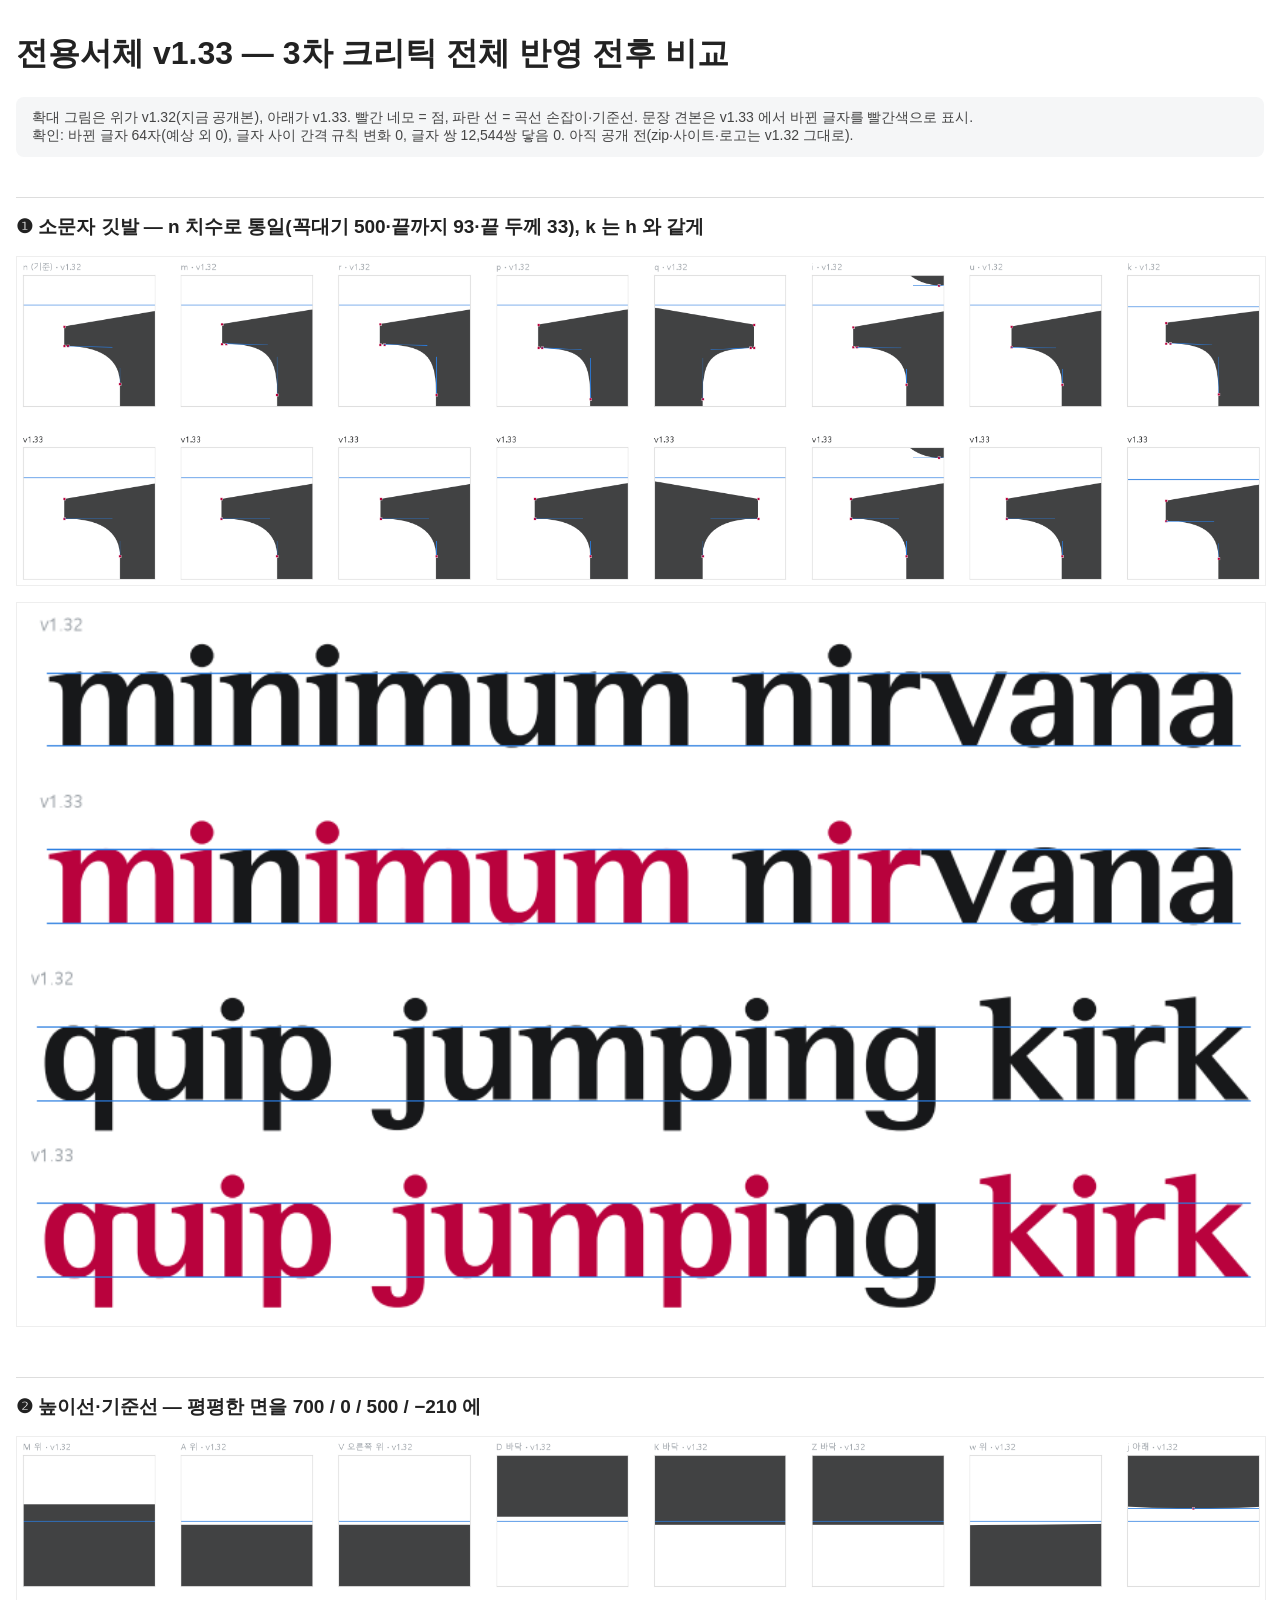
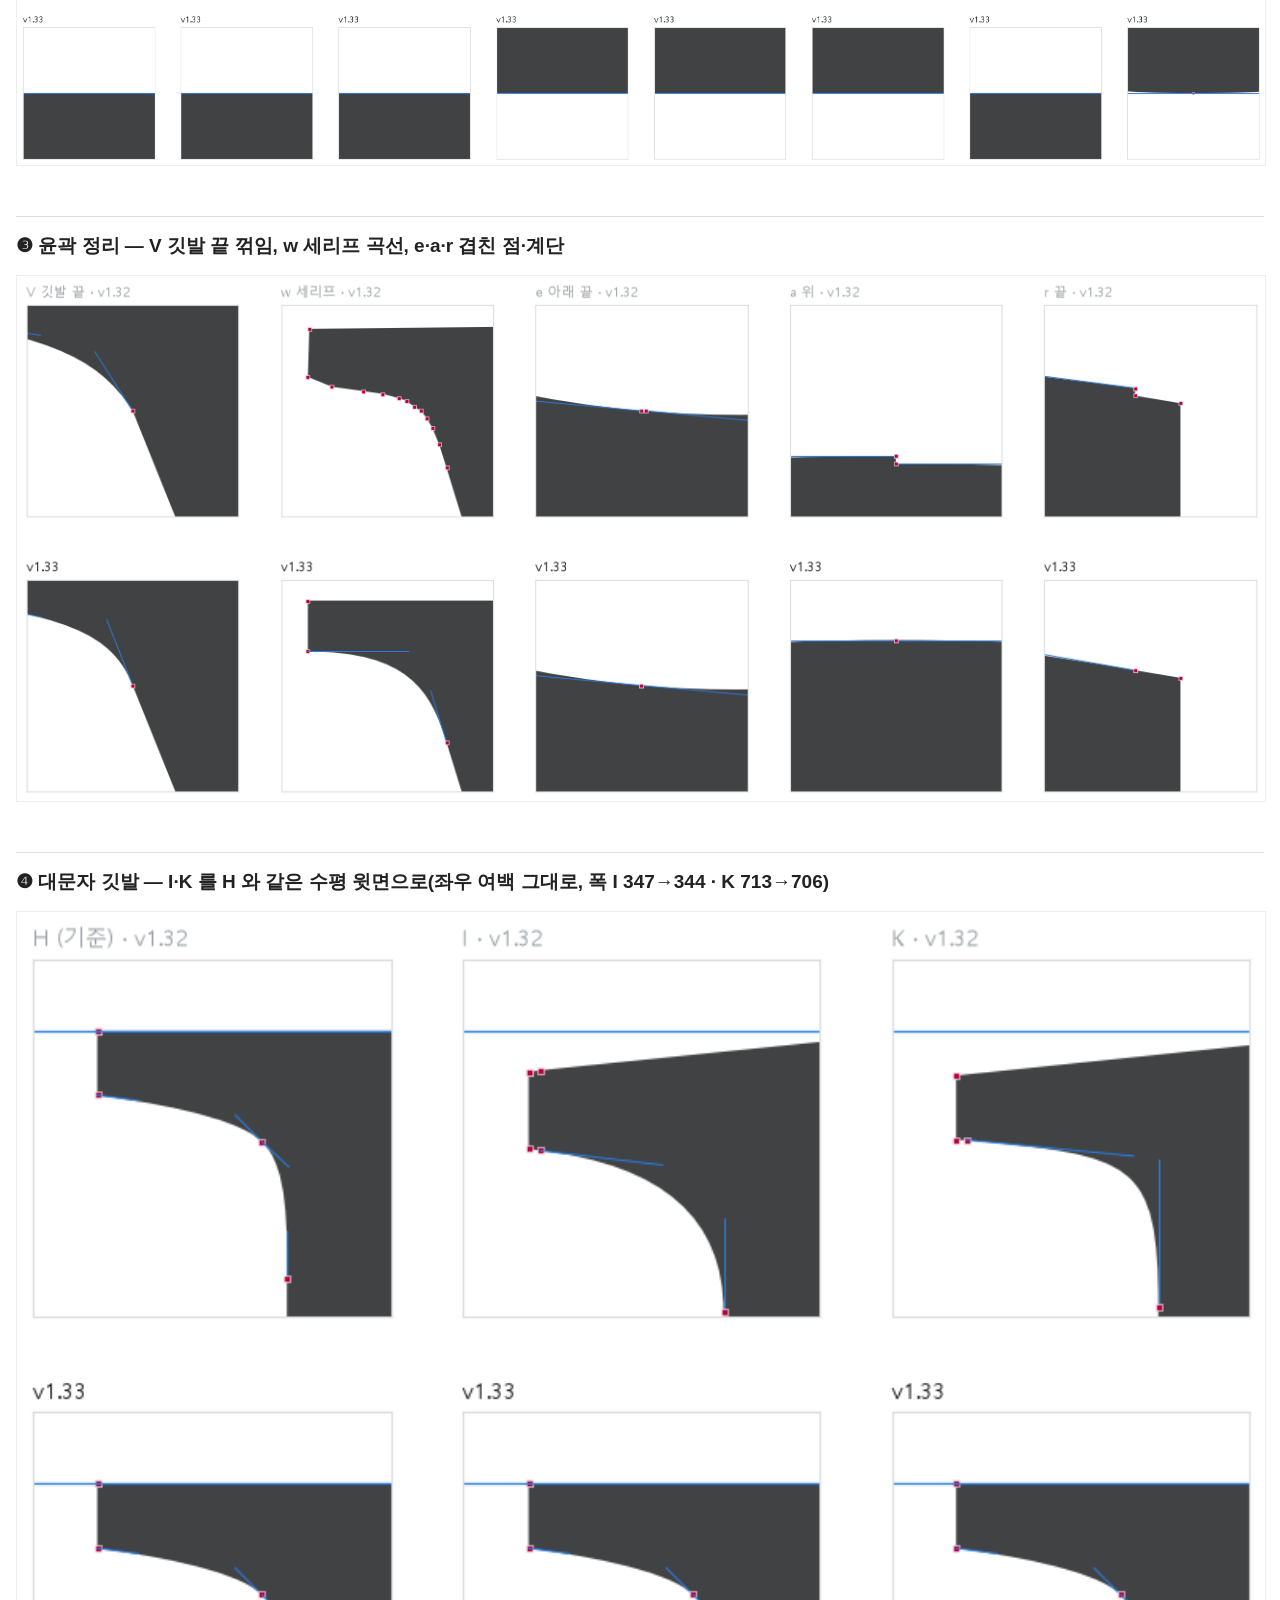
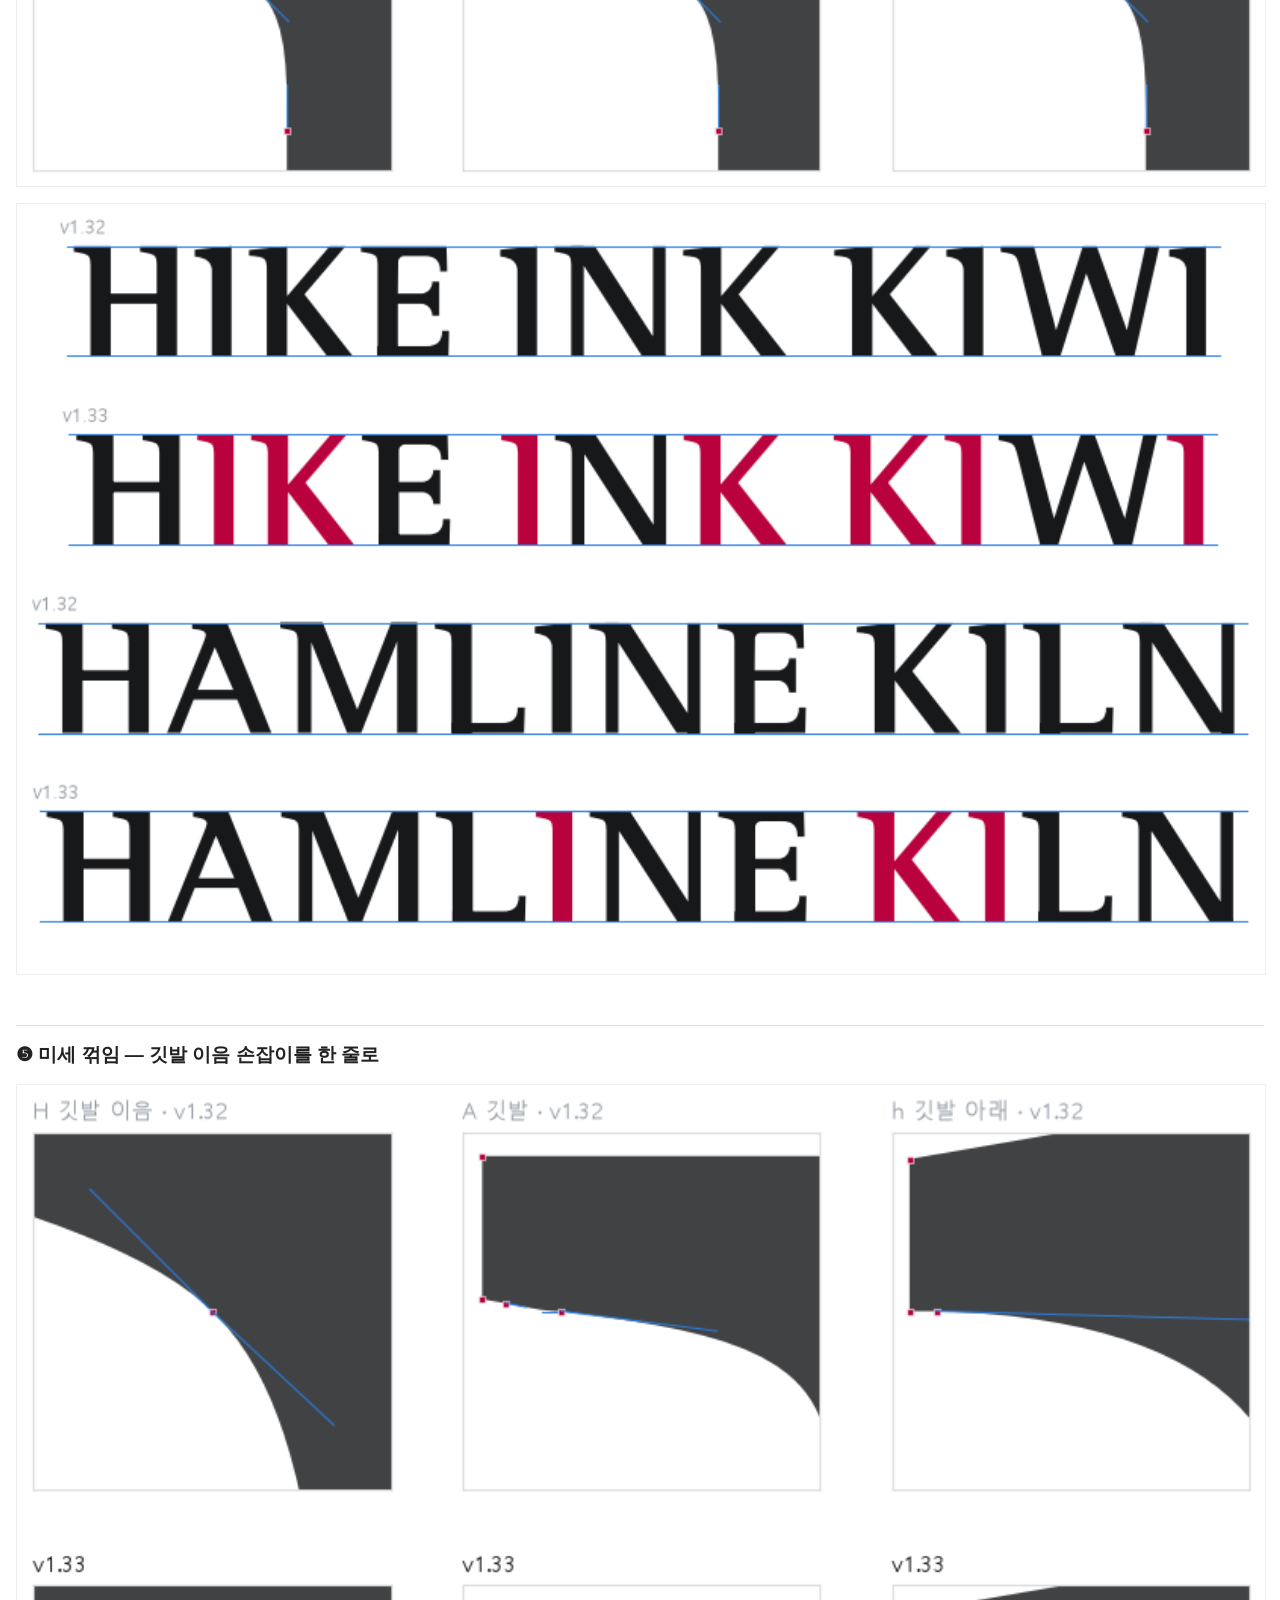
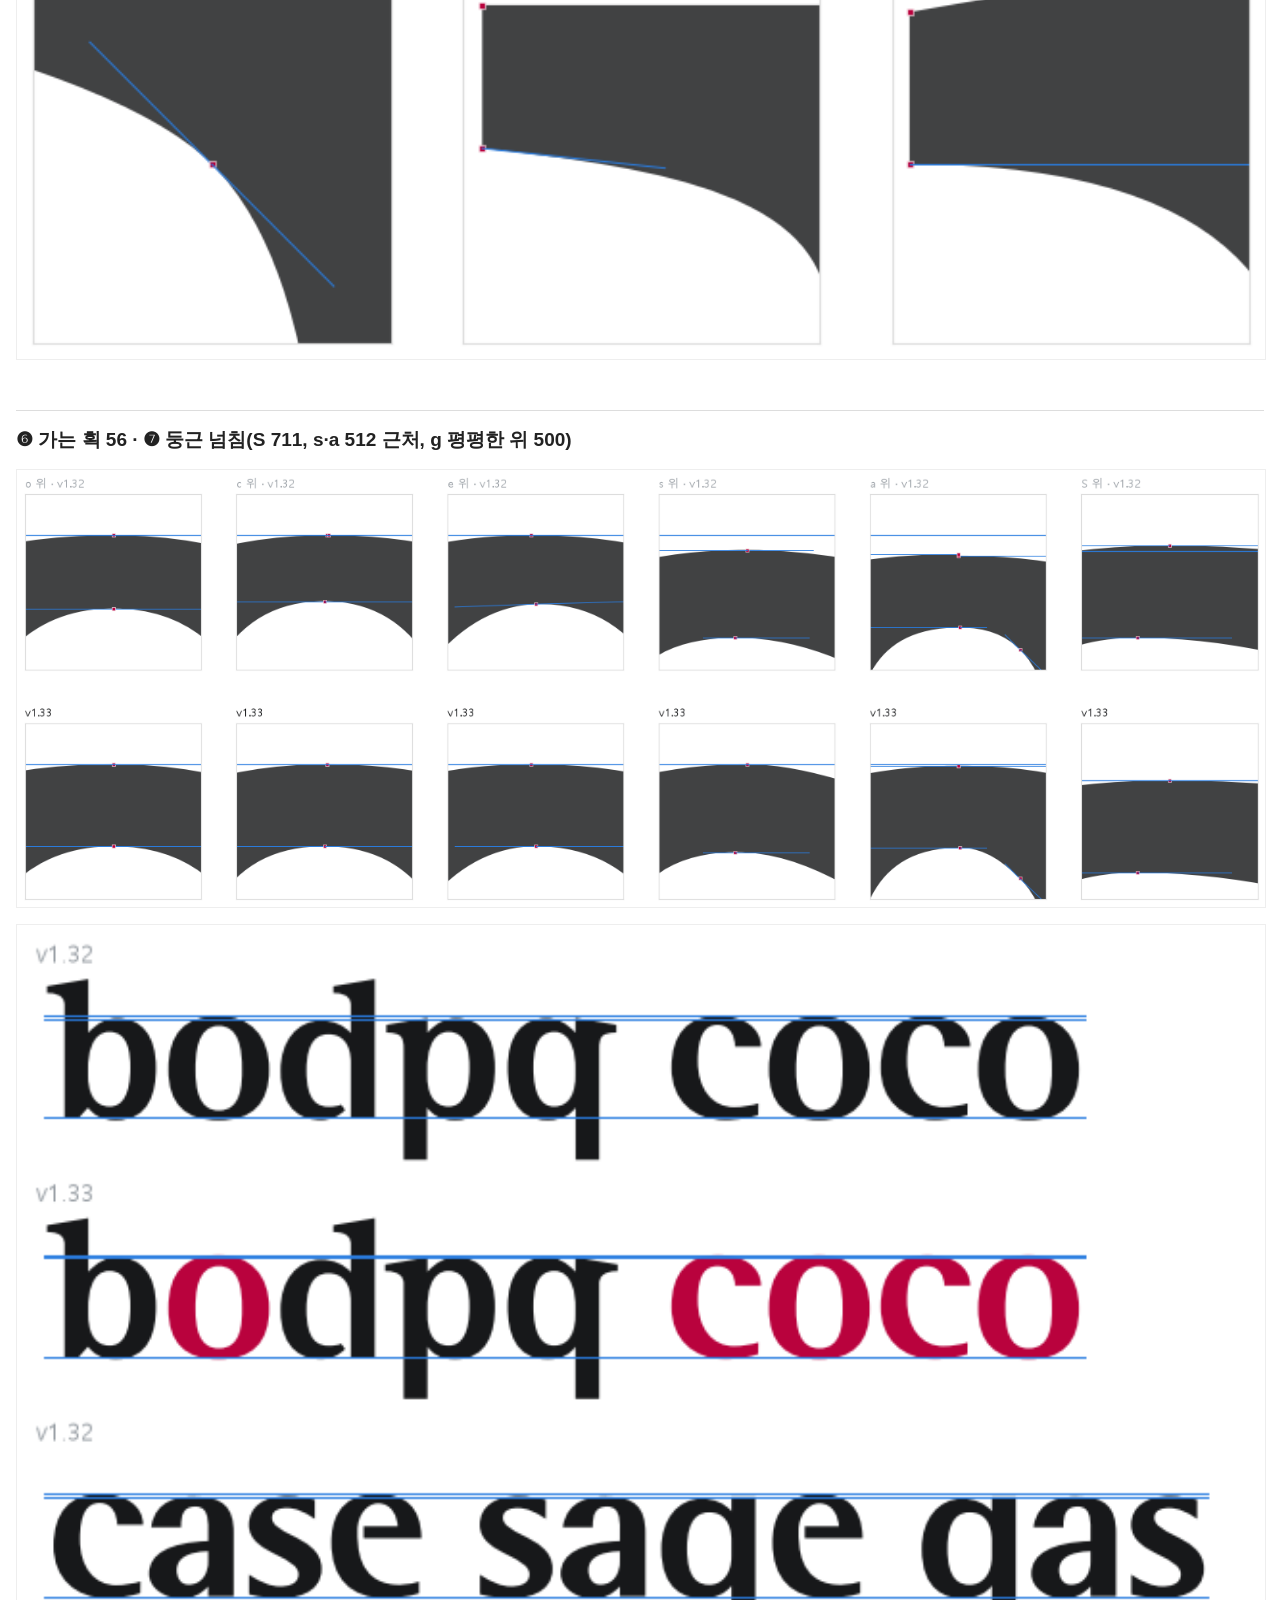
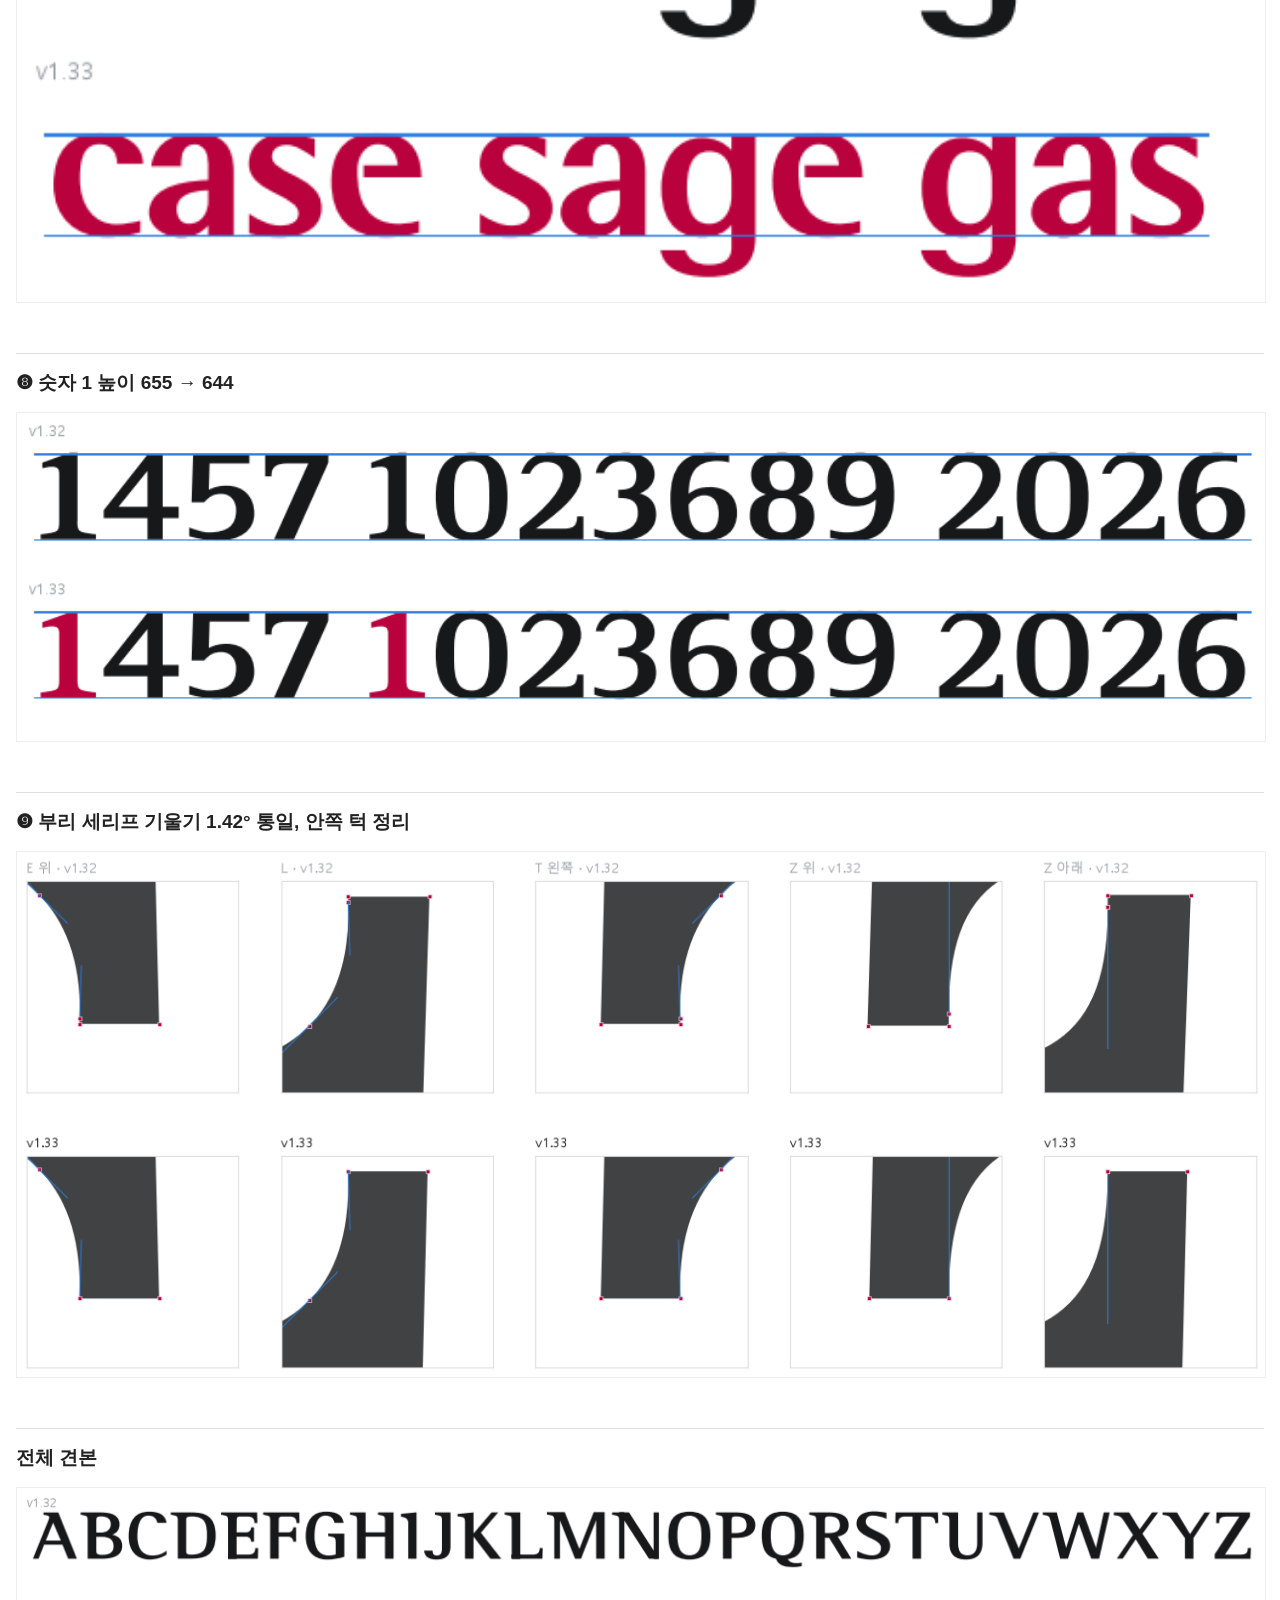
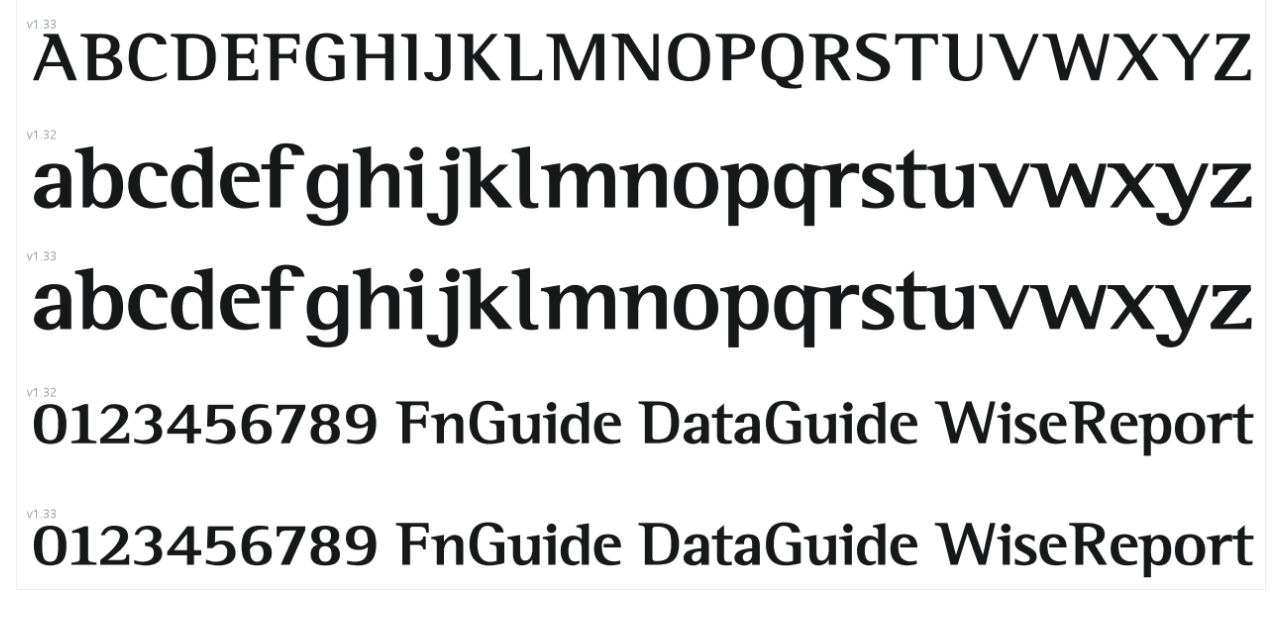
<file: out/font-update/v1.33-preview/critique3.html>
<!doctype html><meta charset="utf-8"><title>v1.33 전후 비교</title>
<style>body{font-family:Pretendard,"Malgun Gothic",sans-serif;margin:32px auto;max-width:1400px;padding:0 16px;color:#222;background:#fff}h2{font-size:19px;margin:40px 0 10px;border-top:1px solid #ddd;padding-top:16px}img{width:100%;border:1px solid #eee;margin:6px 0}.note{background:#f5f6f7;border-radius:8px;padding:12px 16px;font-size:14px;color:#444}</style>
<h1>전용서체 v1.33 — 3차 크리틱 전체 반영 전후 비교</h1>
<p class="note">확대 그림은 위가 v1.32(지금 공개본), 아래가 v1.33. 빨간 네모 = 점, 파란 선 = 곡선 손잡이·기준선. 문장 견본은 v1.33 에서 바뀐 글자를 빨간색으로 표시.<br>확인: 바뀐 글자 64자(예상 외 0), 글자 사이 간격 규칙 변화 0, 글자 쌍 12,544쌍 닿음 0. 아직 공개 전(zip·사이트·로고는 v1.32 그대로).</p>
<h2>❶ 소문자 깃발 — n 치수로 통일(꼭대기 500·끝까지 93·끝 두께 33), k 는 h 와 같게</h2><img src="c3-1-flags-lower.png"><img src="c3-1-flags-text.png">
<h2>❷ 높이선·기준선 — 평평한 면을 700 / 0 / 500 / −210 에</h2><img src="c3-2-heights.png">
<h2>❸ 윤곽 정리 — V 깃발 끝 꺾임, w 세리프 곡선, e·a·r 겹친 점·계단</h2><img src="c3-3-cleanup.png">
<h2>❹ 대문자 깃발 — I·K 를 H 와 같은 수평 윗면으로(좌우 여백 그대로, 폭 I 347→344 · K 713→706)</h2><img src="c3-4-flags-upper.png"><img src="c3-4-flags-text.png">
<h2>❺ 미세 꺾임 — 깃발 이음 손잡이를 한 줄로</h2><img src="c3-5-kinks.png">
<h2>❻ 가는 획 56 · ❼ 둥근 넘침(S 711, s·a 512 근처, g 평평한 위 500)</h2><img src="c3-6-7-zoom.png"><img src="c3-6-7-round.png">
<h2>❽ 숫자 1 높이 655 → 644</h2><img src="c3-8-figure.png">
<h2>❾ 부리 세리프 기울기 1.42° 통일, 안쪽 턱 정리</h2><img src="c3-9-beaks.png">
<h2>전체 견본</h2><img src="c3-specimen.png">
</file>
